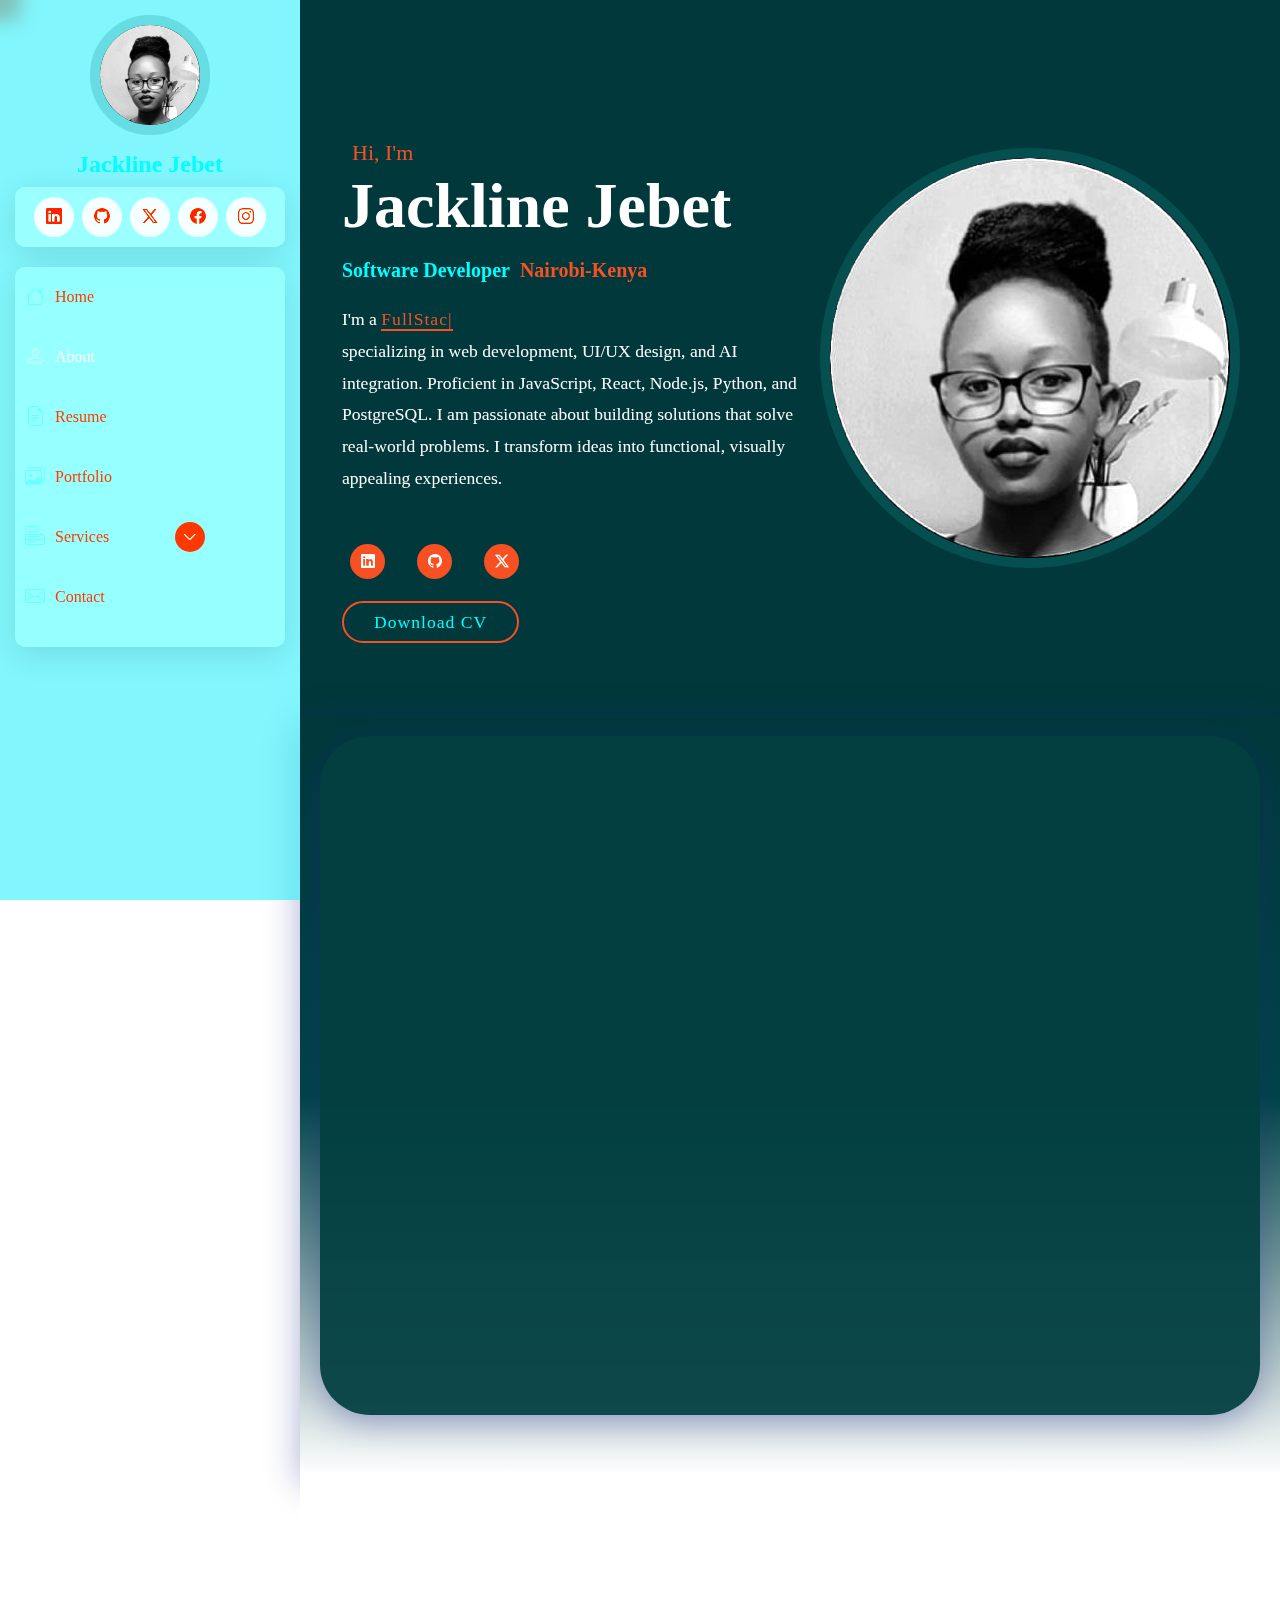
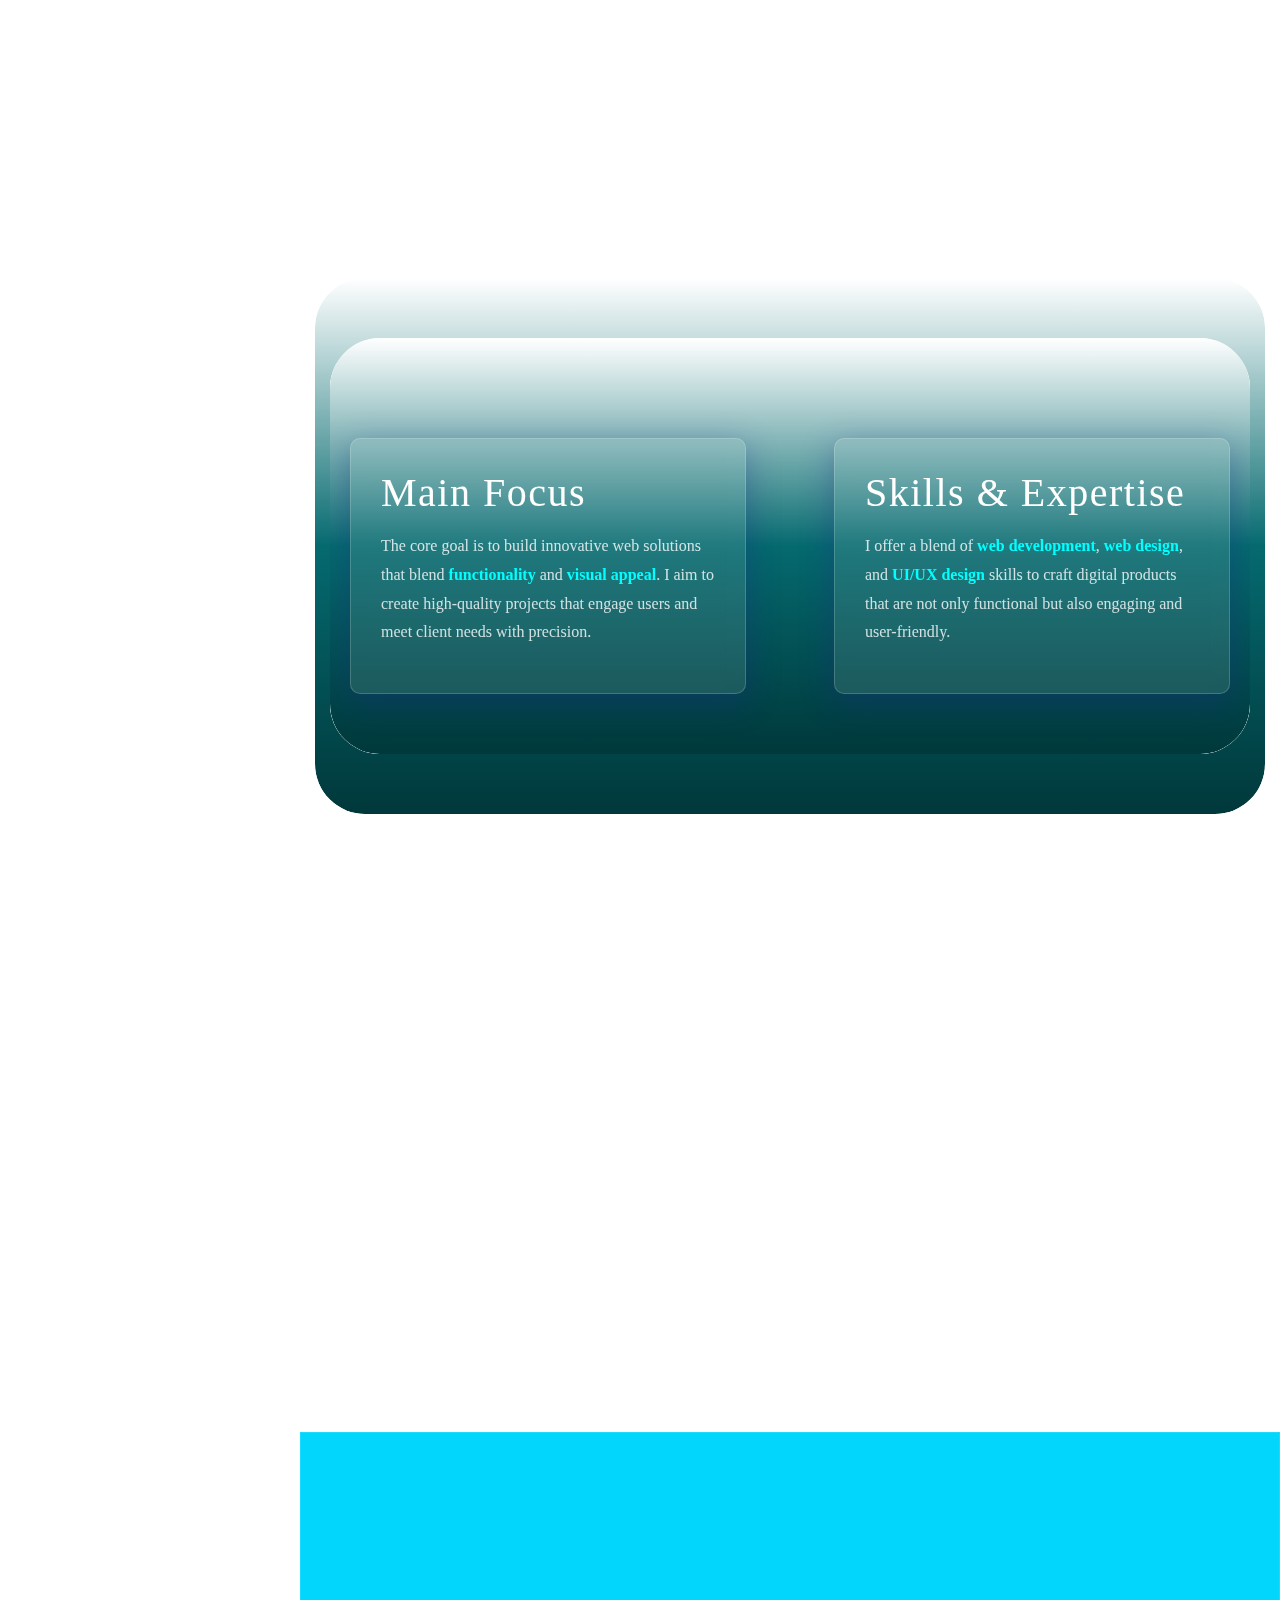
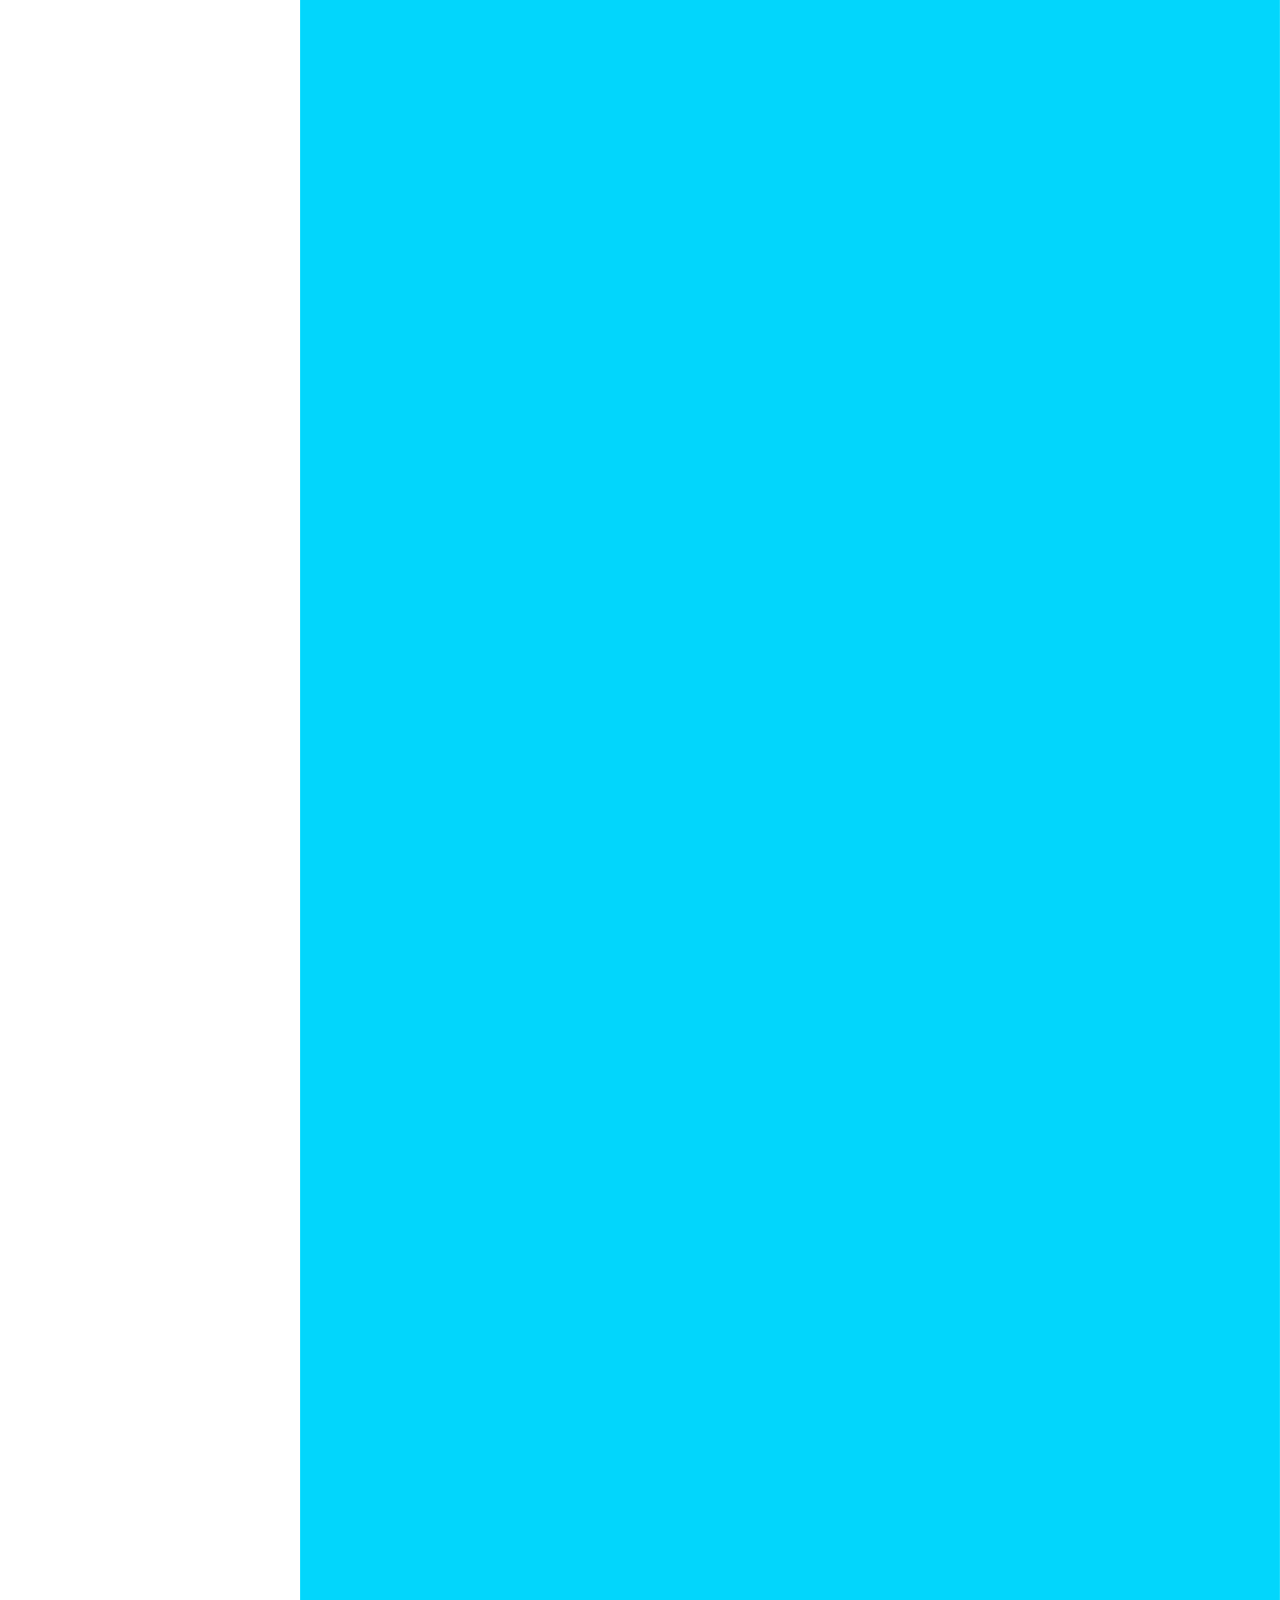
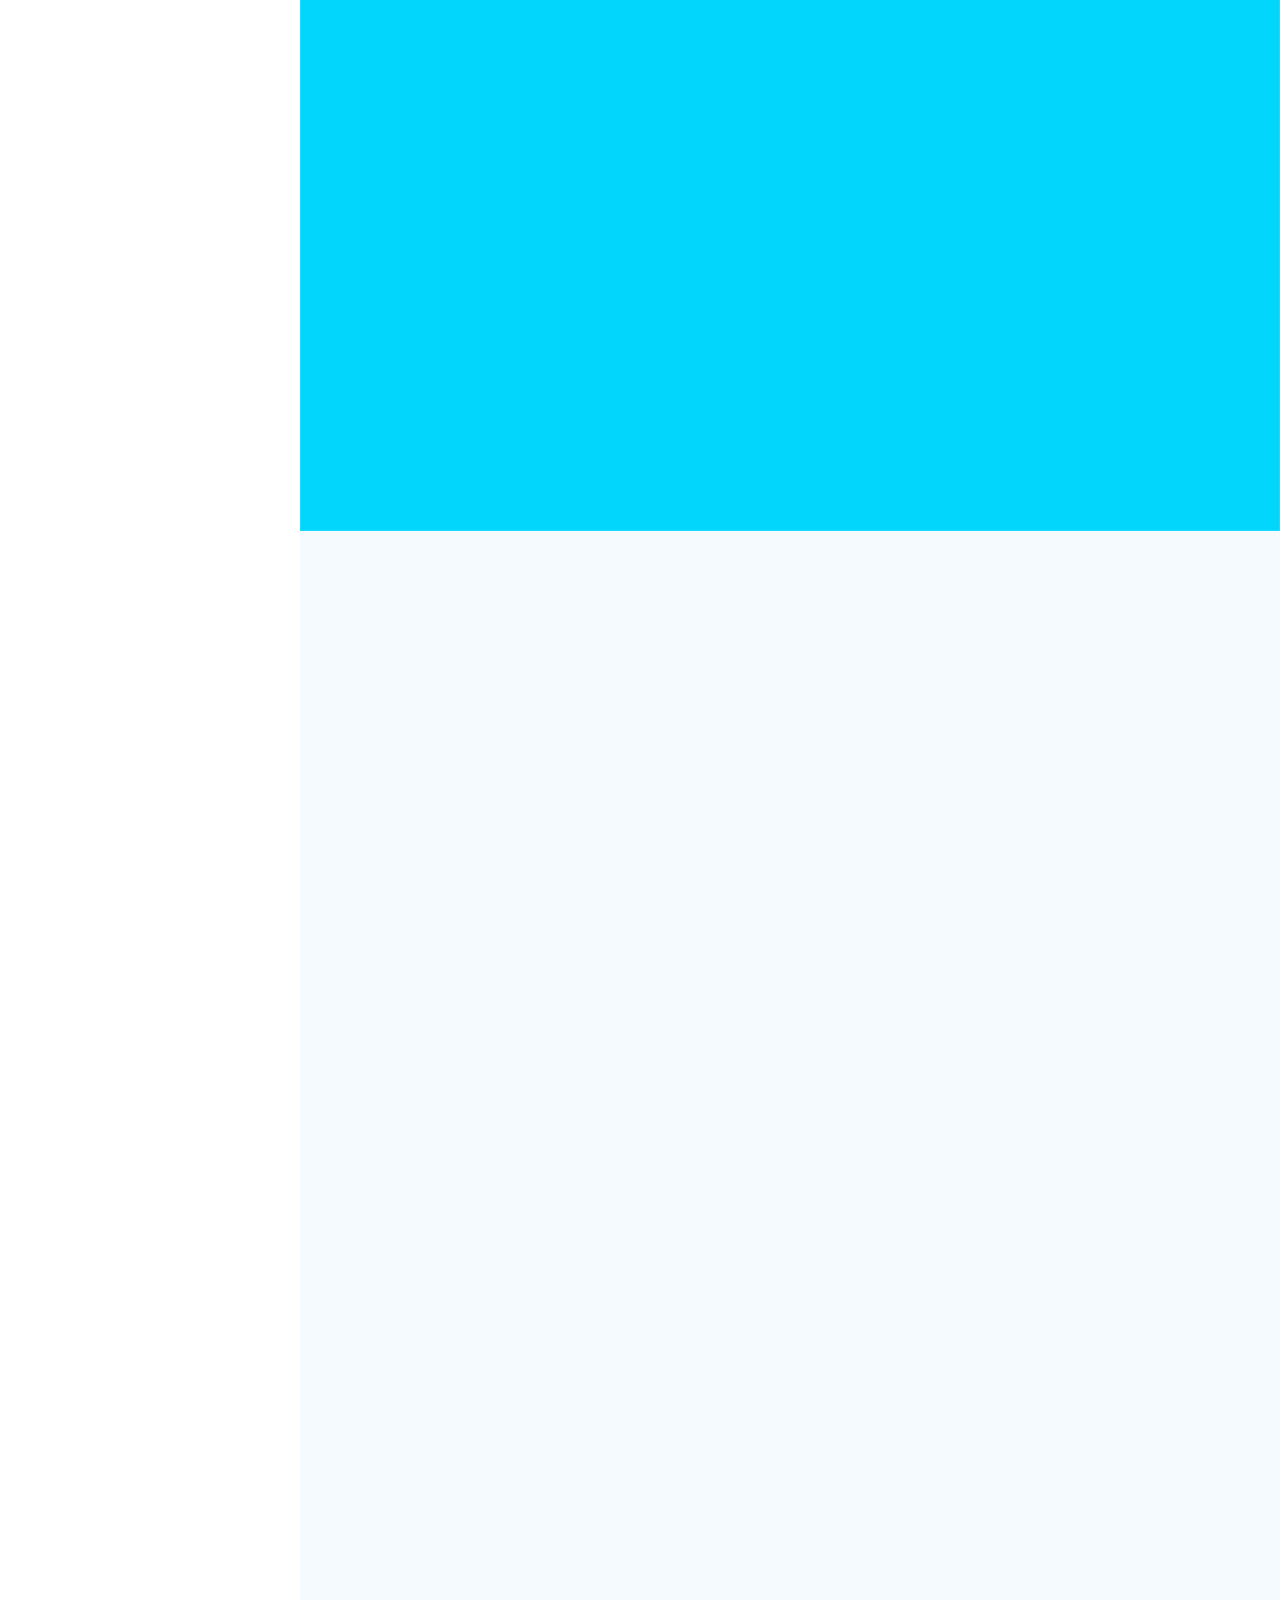
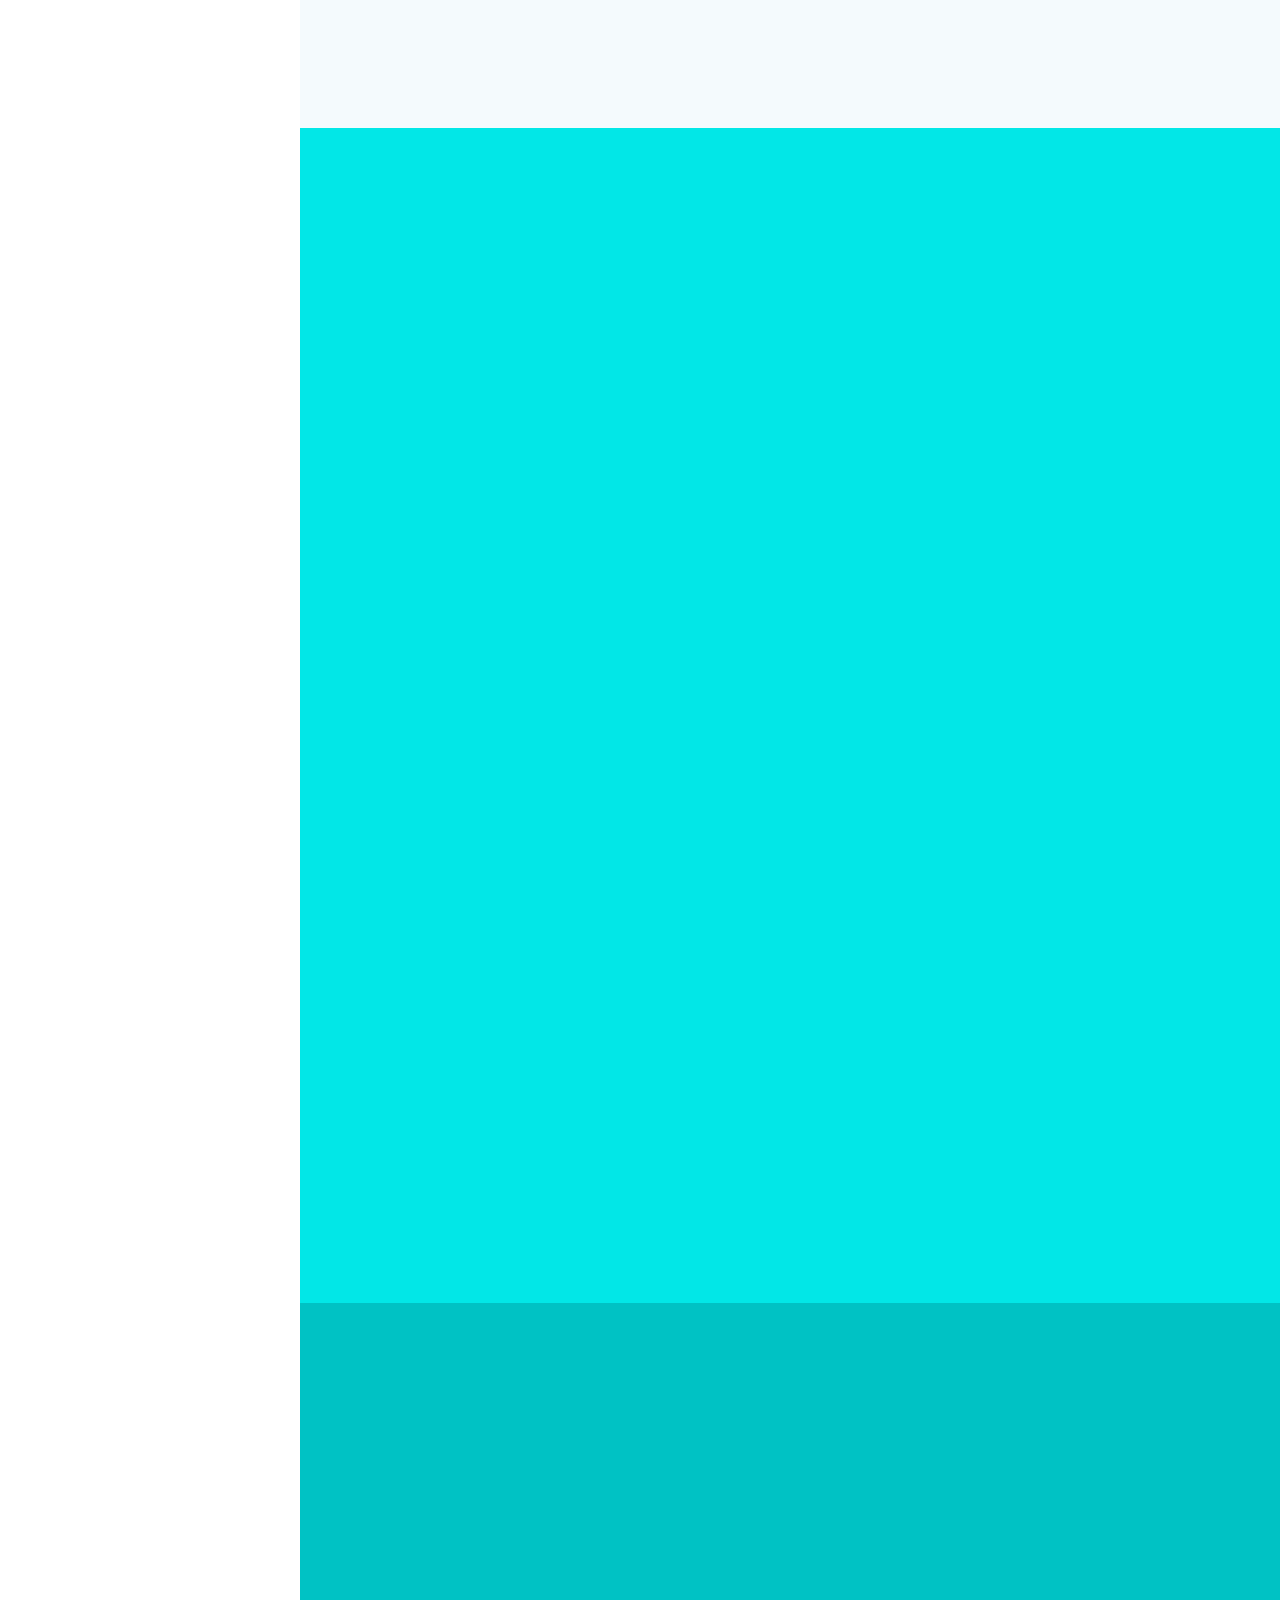
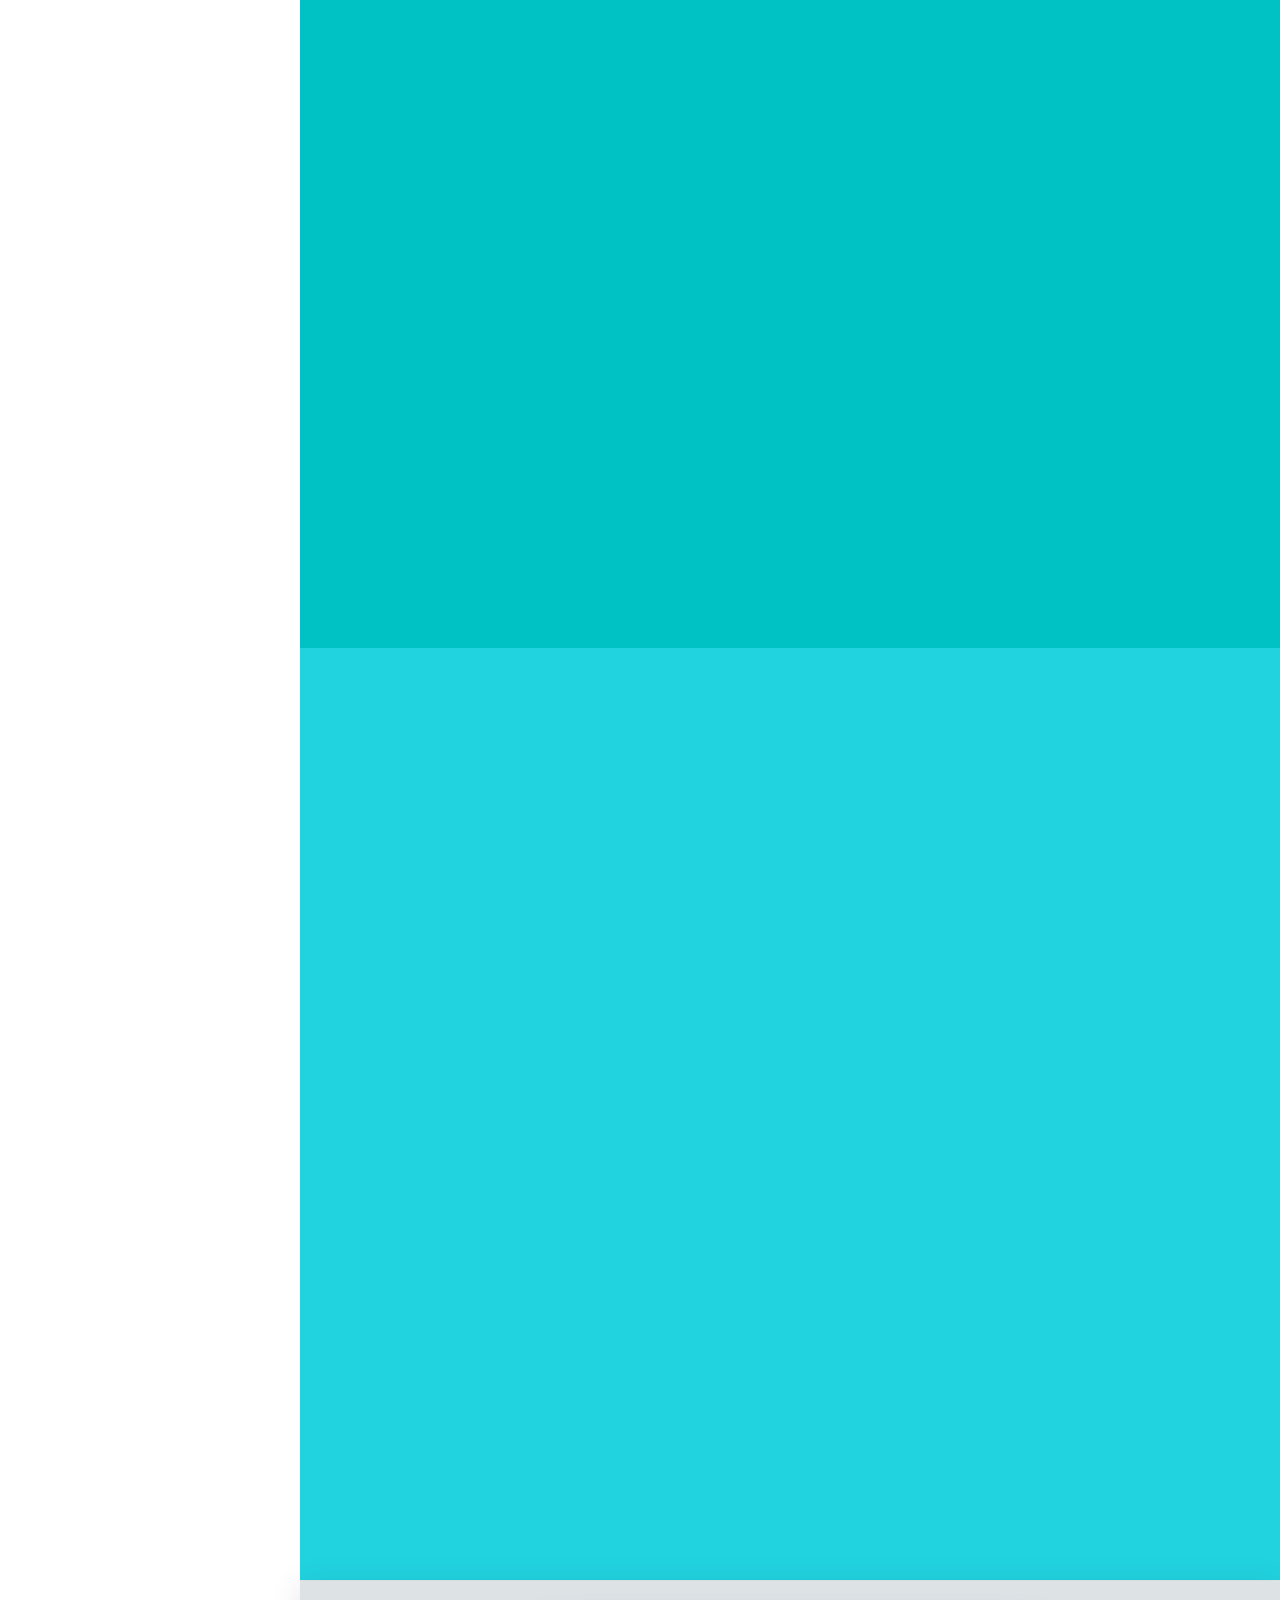
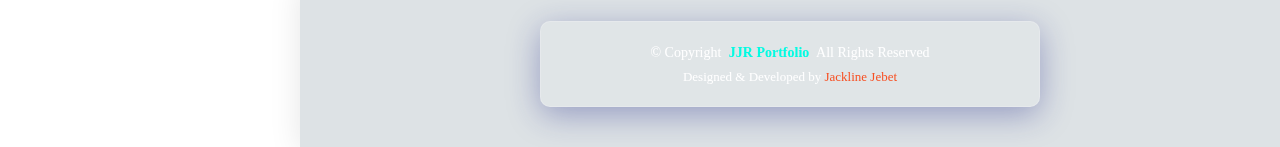
<file: index.html>
<!DOCTYPE html>
<html lang="en">

<head>
  <meta charset="utf-8">
  <meta content="width=device-width, initial-scale=1.0" name="viewport">
  <title>Jackline Jebet | AI-Powered Portfolio</title>
  <meta content="Explore the professional portfolio of Jackline Jebet, a Nairobi-based Software Engineer skilled in web development, UX/UI design, and graphic design." name="description">
  <meta content="Jackline Jebet, Software Engineer, Web Developer, UX/UI Designer, Portfolio, Nairobi, Kenya, Graphic Design, Web Design" name="keywords">

  <!-- Favicons -->
  <link href="assets/img/favicon.png" rel="icon">
  <link href="assets/img/apple-touch-icon.png" rel="apple-touch-icon">

  <!-- Fonts -->
  <link href="https://fonts.googleapis.com" rel="preconnect">
  <link href="https://fonts.gstatic.com" rel="preconnect" crossorigin>
  <link href="https://fonts.googleapis.com/css2?family=Roboto:ital,wght@0,100;0,300;0,400;0,500;0,700;0,900;1,100;1,300;1,400;1,500;1,700;1,900&family=Poppins:ital,wght@0,100;0,200;0,300;0,400;0,500;0,600;0,700;0,800;0,900;1,100;1,200;1,300;1,400;1,500;1,600;1,700;1,800;1,900&family=Raleway:ital,wght@0,100;0,200;0,300;0,400;0,500;0,600;0,700;0,800;0,900;1,100;1,200;1,300;1,400;1,500;1,600;1,700;1,800;1,900&display=swap" rel="stylesheet">

  <!-- Vendor CSS Files -->
  <link href="assets/vendor/bootstrap/css/bootstrap.min.css" rel="stylesheet">
  <link href="assets/vendor/bootstrap-icons/bootstrap-icons.css" rel="stylesheet">
  <link href="assets/vendor/aos/aos.css" rel="stylesheet">
  <link href="assets/vendor/glightbox/css/glightbox.min.css" rel="stylesheet">
  <link href="assets/vendor/swiper/swiper-bundle.min.css" rel="stylesheet">

  <!-- Main CSS File -->
  <link href="assets/css/style.css" rel="stylesheet">
  <link rel="stylesheet" href="https://unpkg.com/aos@next/dist/aos.css" />
  <script src="https://unpkg.com/aos@next/dist/aos.js"></script>

</head>

<body class="index-page">

  <header id="header" class="header dark-background d-flex flex-column">
    
    <div class="header-container">

    <div class="profile-img">
      <img src="assets/img/logo.jpeg" alt="" class="img-fluid rounded-circle">
    </div>

    <a href="index.html" class="logo d-flex align-items-center justify-content-center">
      <h1 class="sitename">Jackline Jebet</h1>
    </a>

    <div class="social-links text-center">
      <a href="https://www.linkedin.com/in/jackline-jebet-806086203/" class="linkedin"><i class="bi bi-linkedin"></i></a>
      <a href="https://github.com/Jackline-Jebet/" class="github"><i class="bi bi-github"></i></a>
      <a href="https://twitter.com/Preytie1coder" class="twitter"><i class="bi bi-twitter-x"></i></a>
      <a href="#" class="facebook"><i class="bi bi-facebook"></i></a>
      <a href="#" class="instagram"><i class="bi bi-instagram"></i></a>      
    </div>

    <nav id="navmenu" class="navmenu">
      <ul>
        <li><a href="#hero" class="active"><i class="bi bi-house navicon"></i>Home</a></li>
        <li><a href="#about"><i class="bi bi-person navicon"></i> About</a></li>
        <li><a href="#resume"><i class="bi bi-file-earmark-text navicon"></i> Resume</a></li>
        <li><a href="#portfolio"><i class="bi bi-images navicon"></i> Portfolio</a></li>
        <!-- <li><a href="#services"><i class="bi bi-hdd-stack navicon"></i> Services</a></li> -->
        <li class="dropdown"><a href="#"><i class="bi bi-menu-button navicon"></i> <span>Services</span> <i class="bi bi-chevron-down toggle-dropdown"></i></a>
          <ul>
            <li><a href="#">Software Development</a></li>
            <li class="dropdown"><a href="#"><span>Web Development</span> <i class="bi bi-chevron-down toggle-dropdown"></i></a>
              <ul>
                <li><a href="#">Custom Website Development</a></li>
                <li><a href="#">E-commerce Development</a></li>
                <li><a href="#">Content Management <br>System(CMS)</a></li>
                <li><a href="#"> Website Maintenance <br>& Support</a></li>
                <li><a href="#">Deep Dropdown 5</a></li>
              </ul>
            </li>

            <li class="dropdown"><a href="#"><span>Web Design(UX\UI)</span> <i class="bi bi-chevron-down toggle-dropdown"></i></a>
              <ul>
                <li><a href="#">Custom Website Development</a></li>
                <li><a href="#">E-commerce Development</a></li>
                <li><a href="#">Content Management <br>System(CMS)</a></li>
                <li><a href="#"> Website Maintenance <br>& Support</a></li>
              </ul>
            </li>

            <li class="dropdown"><a href="#"><span>Graphic/Visual Design</span> <i class="bi bi-chevron-down toggle-dropdown"></i></a>
              <ul>
                <li><a href="#">Custom Websites</a></li>
                <li><a href="#">E-commerce Websites</a></li>
                <li><a href="#">Content Management <br>System(CMS)</a></li>
                <li><a href="#"> Website Maintenance <br>& Support</a></li>
              </ul>
            </li>
           
            <li><a href="#">Cloud Solutions</a></li>
          </ul>
        </li>
        <li><a href="#contact"><i class="bi bi-envelope navicon"></i> Contact</a></li>
      </ul>
    </nav>

  </div>


  </header>
  <div>
    <i class="header-toggle d-xl-none bi bi-list"></i>
  </div>
  <main class="main">
  

    <!-- Hero Section -->
    <section id="hero" class="hero section dark-background">
      <div class="container" data-aos="fade-up" data-aos-delay="100">
        <h3>Hi, I'm</h3>
        <h1>Jackline Jebet</h1>
        <h5>Software Developer<span>Nairobi-Kenya</span></h5>

        <p>I'm a <span class="typed" data-typed-items = "FullStack Engineer"></span><span class="typed-cursor typed-cursor--blink" aria-hidden="true"></span> <span class="typed-cursor typed-cursor--blink" aria-hidden="true" ></span> <br> 
           specializing in web development, UI/UX design, and AI integration.
          Proficient in JavaScript, React, Node.js, Python, and PostgreSQL.
          I am passionate about building solutions that solve real-world problems. I transform ideas into functional, visually appealing experiences.
        </p>
        <div class="custom-cursor"></div>

           <div class="social-links">
            <a href="https://www.linkedin.com/in/jackline-jebet-806086203/" target="_blank" rel="noopener noreferrer" class="linkedin">
              <i class="bi bi-linkedin"></i></a>
            <a href="https://github.com/Jackline-Jebet/" target="_blank" rel="noopener noreferrer" class="github"><i class="bi bi-github"></i></a>
            <a href="https://twitter.com/Preytie1coder" class="twitter"><i class="bi bi-twitter-x"></i></a>
          </div>

          <a href="assets/docs/Jackline_Jebet-CV.pdf" target="_blank" rel="noopener no-referrer" class="top-btn">Download CV</a>
      </div>
     <div>
      <img src="assets/img/logo.jpeg" alt="" data-aos="fade-in" class="img-fluid rounded-circle" style="margin-right: 40px; border: 10px solid #16939340;">
    </div>
      


    </section><!-- /Hero Section -->

    <!-- About Section -->
    
    <div class="about section">
      <section id="about" class="about section dark-background">
      <!-- Section Title -->
      <div class="container section-title" data-aos="fade-up">
        <h2>About</h2>
        <!-- <p>As a skilled software developer with expertise in web development, web design, and graphics design, 
          I bring a comprehensive approach to creating innovative digital solutions.</p> -->
      <!-- </div>End Section Title -->

      <div class="container" data-aos="fade-up" data-aos-delay="100">

        <div class="row gy-4 justify-content-center">
          <div class="col-lg-4 goal">
            <!-- <p>The core goal is to build innovative web solutions that blend functionality and visual appeal. I aim to create high-quality projects that engage users and meet client needs with precision.</p> -->
            <img src="assets/img/logo.jpeg" class="img-fluid rounded-circle" style="margin-right: 40px; border: 10px solid #16939340;">
          </div>
          <div class="col-lg-8 content">
            <h2>Software/Web Developer &amp; UI/UX Designer.</h2>
            <p class="fst-italic py-3">
              This blend of technical and creative skills enables me to deliver cohesive, high-quality digital experiences that are both functional and aesthetically engaging.
            </p>
            <div class="row glass-container">
              <div class="col-lg-6 glass-effect-one">
                <div class="inner-content">
                <ul>
                  <li><i class="bi bi-chevron-right"></i> <strong>Website:</strong> <span><a href="https://jackline-jebet.vercel.app/">jackline-jebet.vercel.app</a></span></li>
                  <li><i class="bi bi-chevron-right"></i> <strong>Phone:</strong> <span>+254 724 139 044</span></li>
                  <li><i class="bi bi-chevron-right"></i> <strong>Email:</strong> <span>jebet.jackline.r@gmail.com</span></li>
                  <li><i class="bi bi-chevron-right"></i> <strong>City:</strong> <span>Nairobi, Kenya</span></li>
                </ul>
              </div>
            </div>
              <div class="col-lg-6 glass-effect-two">
                <ul>
                  <div class="inner-content">
                  <li><i class="bi bi-chevron-right"></i> <strong>Degree:</strong> <span>Masters</span></li>
                  <li><i class="bi bi-chevron-right"></i> <strong>Freelance:</strong> <span>Available</span></li>
                  <li><i class="bi bi-chevron-right"></i> <strong>Full-Time:</strong> <span>Available</span></li>
                </ul>
              </div>
              </div>
            </div>
          
            </p>
          </div>
        </div>

      </div>

    </section>
    </div>
    </div><!-- /About Section -->

     <!-- AI Assistant Section -->
  <!-- <section id="ai-assistant">
    <h2>Ask Me Anything</h2>
    <div id="chat-container">
      <input id="user-input" type="text" placeholder="Type your question here..." />
      <button onclick="sendMessage()">Send</button>
      <div id="chat-response"></div>
    </div>
  </section> -->

    <!-- Stats Section -->
    <section id="stats" class="stats section">

      <div class="container" data-aos="fade-up" data-aos-delay="100">

        <div class="row gy-4">

          <div class="col-lg-3 col-md-6">
            <div class="stats-item">
              <i class="bi bi-emoji-smile"></i>
              <span data-purecounter-start="0" data-purecounter-end="32" data-purecounter-duration="1" class="purecounter"></span>
              <p class="strong"><strong>Happy Clients</strong> <span>Collaborated with numerous clients to deliver outstanding digital solutions.</span></p>
            </div>
          </div><!-- End Stats Item -->

          <div class="col-lg-3 col-md-6">
            <div class="stats-item">
              <i class="bi bi-journal-richtext"></i>
              <span data-purecounter-start="0" data-purecounter-end="91" data-purecounter-duration="1" class="purecounter"></span>
              <p class="strong"><strong>Projects</strong> <span>Successfully executed a variety of projects from web development to UX/UI design.</span></p>
            </div>
          </div><!-- End Stats Item -->

          <div class="col-lg-3 col-md-6">
            <div class="stats-item">
              <i class="bi bi-headset"></i>
              <span data-purecounter-start="0" data-purecounter-end="953" data-purecounter-duration="1" class="purecounter"></span>
              <p class="strong"><strong>Hours Of Support</strong> <span>Provided support & consultation to clients, ensuring the continuous success of their projects.</span></p>
            </div>
          </div><!-- End Stats Item -->

          <div class="col-lg-3 col-md-6">
            <div class="stats-item">
              <i class="bi bi-people"></i>
              <span data-purecounter-start="0" data-purecounter-end="32" data-purecounter-duration="1" class="purecounter"></span>
              <p class="strong"><strong>Hard Workers</strong> <span>Collaborated with skilled professionals committed to excellence and client satisfaction.</span></p>
            </div>
          </div><!-- End Stats Item -->

        </div>

      </div>

    </section><!-- /Stats Section -->



    <!-- About Section -->
<div class="about1 section">
<section id="about1" class="about1 section">
  <div class="container1">

      <div class="about1-content">
          <div class="about1-block">
              <h2>Main Focus</h2>
              <p>The core goal is to build innovative web solutions that blend <span class="highlight">functionality</span> and <span class="highlight">visual appeal</span>. I aim to create high-quality projects that engage users and meet client needs with precision.</p>
          </div>
          <div class="about1-block">
              <h2>Skills & Expertise</h2>
              <p>I offer a blend of <span class="highlight">web development</span>, <span class="highlight">web design</span>, and <span class="highlight">UI/UX design</span> skills to craft digital products that are not only functional but also engaging and user-friendly.</p>
          </div>
      </div>
  </div>
</section>
</div>


    <!-- Skills Section -->
    <section id="skills" class="skills section light-background">

      <!-- Section Title -->
      <div class="container section-title" data-aos="fade-up">
        <h2>My Core Competencies</h2>
      </div><!-- End Section Title -->

      <div class="container" data-aos="fade-up" data-aos-delay="100">

        <div class="row skills-content skills-animation">

          <div class="col-lg-6">

            <div class="progress">
              <span class="skill"><span>HTML</span> <i class="val">100%</i></span>
              <div class="progress-bar-wrap">
                <div class="progress-bar" role="progressbar" aria-valuenow="100" aria-valuemin="0" aria-valuemax="100"></div>
              </div>
            </div><!-- End Skills Item -->

            <div class="progress">
              <span class="skill"><span>CSS | Bootstrap</span> <i class="val">94%</i></span>
              <div class="progress-bar-wrap">
                <div class="progress-bar" role="progressbar" aria-valuenow="90" aria-valuemin="0" aria-valuemax="100"></div>
              </div>
            </div><!-- End Skills Item -->

            <div class="progress">
              <span class="skill"><span>JavaScript</span> <i class="val">70%</i></span>
              <div class="progress-bar-wrap">
                <div class="progress-bar" role="progressbar" aria-valuenow="75" aria-valuemin="0" aria-valuemax="100"></div>
              </div>
            </div><!-- End Skills Item -->

            <div class="progress">
              <span class="skill"><span>React</span> <i class="val">85%</i></span>
              <div class="progress-bar-wrap">
                <div class="progress-bar" role="progressbar" aria-valuenow="75" aria-valuemin="0" aria-valuemax="100"></div>
              </div>
            </div><!-- End Skills Item -->

            <div class="progress">
              <span class="skill"><span>Python | PyHive | Matplotlib</span> <i class="val">69%</i></span>
              <div class="progress-bar-wrap">
                <div class="progress-bar" role="progressbar" aria-valuenow="80" aria-valuemin="0" aria-valuemax="100"></div>
              </div>
            </div><!-- End Skills Item -->

            <div class="progress">
              <span class="skill"><span>MongoDB | PostgreSQL | Postman</span> <i class="val">82%</i></span>
              <div class="progress-bar-wrap">
                <div class="progress-bar" role="progressbar" aria-valuenow="80" aria-valuemin="0" aria-valuemax="100"></div>
              </div>
            </div><!-- End Skills Item -->

          </div>

          <div class="col-lg-6">

            <div class="progress">
              <span class="skill"><span>NodeJs</span> <i class="val">69%</i></span>
              <div class="progress-bar-wrap">
                <div class="progress-bar" role="progressbar" aria-valuenow="80" aria-valuemin="0" aria-valuemax="100"></div>
              </div>
            </div><!-- End Skills Item -->

            <div class="progress">
              <span class="skill"><span>Amazon Web Services(AWS) | Cloud Computing</span> <i class="val">70%</i></span>
              <div class="progress-bar-wrap">
                <div class="progress-bar" role="progressbar" aria-valuenow="80" aria-valuemin="0" aria-valuemax="100"></div>
              </div>
            </div><!-- End Skills Item -->

            <div class="progress">
              <span class="skill"><span>WordPress/CMS | Shopify | Wix</span> <i class="val">90%</i></span>
              <div class="progress-bar-wrap">
                <div class="progress-bar" role="progressbar" aria-valuenow="90" aria-valuemin="0" aria-valuemax="100"></div>
              </div>
            </div><!-- End Skills Item -->

            <div class="progress">
              <span class="skill"><span>Figma | Adobe XD | Illustrator</span> <i class="val">90%</i></span>
              <div class="progress-bar-wrap">
                <div class="progress-bar" role="progressbar" aria-valuenow="55" aria-valuemin="0" aria-valuemax="100"></div>
              </div>
            </div><!-- End Skills Item -->

            <div class="progress">
              <span class="skill"><span>SQL | Apache Hive | Hadoop/HDFs | Apache Spark </span> <i class="val">70%</i></span>
              <div class="progress-bar-wrap">
                <div class="progress-bar" role="progressbar" aria-valuenow="80" aria-valuemin="0" aria-valuemax="100"></div>
              </div>
            </div><!-- End Skills Item -->

          </div>

        </div>

      </div>

    </section><!-- /Skills Section -->
    

    <!-- Resume Section -->
    <section id="resume" class="resume section">

      <div class="container section-title" data-aos="fade-up">
        <h2>Overview of My Resume</h2>
      </div>
      <div class="container">

        <div class="row">

          <div class="col-lg-6" data-aos="fade-up" data-aos-delay="100">
            <!-- <h3 class="resume-title">Sumary</h3> -->

            <!-- <div class="resume-item pb-0">
              <h4>Jackline Jebet</h4>
              <p class="em2">Innovative and deadline-driven Software Engineer with 3+ years of experience in Software/web development, UX/UI and graphic design.</p>
              <ul>
                <li>Nairobi City, Kenya</li>
                <li>+254 724 139 044</li>
                <li>jebet.jackline.r@gmail.com</li>
              </ul>
            </div> -->

            <h3 class="resume-title">Education</h3>

            <div class="resume-item">
              <h4>Master's Degree in Financial Engineering</h4>
              <h5>Feb 2025 - Present</h5>
              <p><em>WorldQuant Uniersity, New Orleans, USA</em></p>
              <ul>
                <li>Analyzing market trends and building predictive models.</li>
                <li>Applying Machine Learning to solve complex financial problems.</li>
                <li>Developing mathematical models for asset pricing and risk assessment</li>
              </ul>
            </div>

            <div class="resume-item">
              <h4>Applied Data Science Lab</h4>
              <h5>Jan 2025 - May 2025</h5>
              <p><em>WorldQuant Uniersity, New Orleans, USA</em></p>
              <ul>
                <li>Working on projects such as housing price prediction and air quality forecasting.</li>
                <li>Engaging in data processing, statistical analysis, and machine learning model development using Python and industry-standard libraries (Pandas, NumPy, Scikit-learn, Matplotlib).</li>
              </ul>
            </div>

            <div class="resume-item">
              <h4>Cloud Computing | Amazon Web Service (AWS)</h4>
              <h5>Jan 2024 - April 2024</h5>
              <p><em>Azubi Africa, Accra-Ghana</em></p>
              <ul>
                <li>Mastered AWS services: CodeDeploy, CloudFormation, Elastic Beanstalk, Lambda.</li>
                <!-- <li>Skilled in IaaS, PaaS, and SaaS models.</li> -->
                <li>Focused on cloud storage solutions: Amazon S3, EBS, and EFS.</li>
              </ul>
            </div>
            

            <div class="resume-item">
              <h4>Software Engineering, Web Development &amp; Computer Science</h4>
              <h5>May 2022 - Nov 2022</h5>
              <p><em>Moringa School, Nairobi-Kenya</em></p>
              <ul>
                <li>Developed strong competencies in software and web development.</li>
                <li>Proficient in JavaScript, ReactJS, NodeJS, Python, Ruby on Rails, HTML5, CSS3, MongoDB.</li>
                <li>Specialized in creating scalable, responsive, and efficient digital solutions.</li>
              </ul>
            </div>
            
            <div class="resume-item">
              <h4>Business Analysis</h4>
              <h5>March 2022 - May 2022</h5>
              <p><em>Hybreed Station Inc., Canada</em></p>
              <ul>
                <li>Gained skills in business analysis, data management, and project management.</li>
                <li>Focused on agile methodologies, scrum practices, and data-driven insights.</li>
                <!-- <li>Enhanced ability to align technical solutions with business objectives.</li> -->
              </ul>
            </div>
            
            <div class="resume-item">
              <h4>BSc. Agribusiness Management &amp; Entrepreneurship</h4>
              <h5>Sep 2016 - Dec 2020</h5>
              <p><em>South Eastern Kenya University, Kitui-Kenya</em></p>
              <ul>
                <li>Focused on financial management, market dynamics, and sustainable business strategies.</li>
                <li>Developed skills in analyzing and improving operational efficiency.</li>
                <!-- <li>Equipped to drive growth in agribusiness enterprises.</li> -->
              </ul>
            </div>
          </div>
            
            <!-- Professional Experience Section -->
            <div class="col-lg-6" data-aos="fade-up" data-aos-delay="200">
              <h3 class="resume-title">Professional Experience</h3>
              <div class="resume-item">
                <h4>Web Developer | UI/UX Designer</h4>
                <h5>2021 - Present</h5>
                <p><em>Freelance</em></p>
                <ul>
                  <li>Developed and deployed full-stack web applications using React, Node.js, and SQL.</li>
                  <li>Collaborated with clients to gather requirements and deliver customized software solutions.</li>
                  <li>Implemented responsive design and UX/UI enhancements to improve user experience.</li>
                  <!-- <li>Monitored and reported on team performance metrics, providing insights for process optimization.</li> -->
                </ul>
              </div>
            
          
            <div class="resume-item">
              <h4>Scrum Master Trainee, Nairobi-Kenya</h4>
              <h5>Dec 2020 - May 2021</h5>
              <p><em>OffersGalore Kenya</em></p>
              <ul>
                <!-- <li>Facilitated daily stand-ups, sprint planning, and retrospective meetings to ensure team alignment and progress.</li> -->
                <li>Collaborated with product owners to prioritize the backlog and define sprint objectives</li>
                <li>Recommended and consulted with clients on the most appropriate graphic design</li>
                <li>Managed sprint reviews and demonstrated completed work to stakeholders for feedback.</li>
              </ul>
            </div>

            <div class="resume-item">
              <h4>Uasin Gishu County Government</h4>
              <h5>Jun 2019 - Sep 2019</h5>
              <p><em>Credit Officer Intern, Nairobi-Kenya</em></p>
              <ul>
                <li>Assessed and evaluated credit applications, ensuring compliance with financial policies and regulations.</li>
                <li>Conducted financial analysis of clients to determine creditworthiness and risk factors.</li>
                <li>Facilitated credit approval processes by preparing detailed credit reports and recommendations.</li>
                <li>Collaborated with cross-functional teams to support loan processing and customer service initiatives.</li>
              </ul>
            </div>


          </div>

        </div>

      </div>

    </section>
    <!-- /Resume Section -->

    <!-- Portfolio Section -->
    <section id="portfolio" class="portfolio section light-background">

      <!-- Section Title -->
      <div class="container section-title" data-aos="fade-up">
        <h2>Portfolio</h2>
        <p>Explore my work, which includes a wide range of projects. From innovative web applications to impactful branding designs, each project is crafted to meet the unique needs of my clients.</p>
      </div><!-- End Section Title -->

      <div class="container">

        <div class="isotope-layout" data-default-filter="*" data-layout="masonry" data-sort="original-order">

          <ul class="portfolio-filters isotope-filters" data-aos="fade-up" data-aos-delay="100">
            <li data-filter="*" class="filter-active">All</li>
            <li data-filter=".filter-web">Web Development</li>
            <li data-filter=".filter-app">App Development</li>
            <li data-filter=".filter-uxui">UI/UX Design</li>
            <li data-filter=".filter-graphic">Graphic Design</li>
            <li data-filter=".filter-web">E-Commerse Websites/CRM</li>
            <!-- <li data-filter=".filter-app">Cloud Solutions</li> -->
          </ul><!-- End Portfolio Filters -->

          <div class="row gy-4 isotope-container" data-aos="fade-up" data-aos-delay="200">

            <div class="col-lg-4 col-md-6 portfolio-item isotope-item filter-web">
              <div class="portfolio-content h-100">
                <img src="assets/img/portfolio/move1.png" class="img-fluid" alt="">
                <div class="portfolio-info">
                  <h4>Web 1</h4>
                  <p>The Moovers App</p>
                  <a href="assets/img/portfolio/app-1.jpg" title="Web 1" data-gallery="portfolio-gallery-app" class="glightbox preview-link"><i class="bi bi-zoom-in"></i></a>
                  <a href="portfolio-details.html" title="More Details" class="details-link"><i class="bi bi-link-45deg"></i></a>
                </div>
              </div>
            </div><!-- End Portfolio Item -->

            <div class="col-lg-4 col-md-6 portfolio-item isotope-item filter-app">
              <div class="portfolio-content h-100">
                <img src="assets/img/portfolio/m1.png" class="img-fluid" alt="">
                <div class="portfolio-info">
                  <h4>App 1</h4>
                  <p>M-Banking App</p>
                  <a href="assets/img/portfolio/WhatsApp Image 2024-09-22 at 8.18.30 AM.jpeg" title="Product 1" data-gallery="portfolio-gallery-product" class="glightbox preview-link"><i class="bi bi-zoom-in"></i></a>
                  <a href="m-banking-app.html" title="More Details" class="details-link"><i class="bi bi-link-45deg"></i></a>
                </div>
              </div>
            </div><!-- End Portfolio Item -->

            <div class="col-lg-4 col-md-6 portfolio-item isotope-item filter-uxui">
              <div class="portfolio-content h-100">
                <img src="assets/img/portfolio/afya11.png" class="img-fluid" alt="">
                <div class="portfolio-info">
                  <h4>UX/UI Design 1</h4>
                  <p>Afyalytics Web Design</p>
                  <a href="assets/img/portfolio/afya11.png" title="Branding 1" data-gallery="portfolio-gallery-branding" class="glightbox preview-link"><i class="bi bi-zoom-in"></i></a>
                  <a href="afyalytics.html" title="More Details" class="details-link"><i class="bi bi-link-45deg"></i></a>
                </div>
              </div>
            </div><!-- End Portfolio Item -->

            <div class="col-lg-4 col-md-6 portfolio-item isotope-item filter-graphic">
              <div class="portfolio-content h-100">
                <img src="assets/img/portfolio/Outer Page.png" class="img-fluid" alt="">
                <div class="portfolio-info">
                  <h4>Brochure Design 1</h4>
                  <p>Medical Brochure</p>
                  <a href="assets/img/portfolio/Inner Page.png" title="Brochure 1" data-gallery="portfolio-gallery-book" class="glightbox preview-link"><i class="bi bi-zoom-in"></i></a>
                  <!-- <a href="#" title="More Details" class="details-link"><i class="bi bi-link-45deg"></i></a> -->
                </div>
              </div>
            </div><!-- End Portfolio Item -->

            
            <div class="col-lg-4 col-md-6 portfolio-item isotope-item filter-web">
              <div class="portfolio-content h-100">
                <img src="assets/img/portfolio/delicay1.png" class="img-fluid" alt="">
                <div class="portfolio-info">
                  <h4>Web 2</h4>
                  <p>The Delicacy Restaurant</p>
                  <a href="assets/img/Screenshot from 2024-08-30 18-35-51.png" title="App 2" data-gallery="portfolio-gallery-app" class="glightbox preview-link"><i class="bi bi-zoom-in"></i></a>
                  <a href="portfolio-details2.html" title="More Details" class="details-link"><i class="bi bi-link-45deg"></i></a>
                </div>
              </div>
            </div><!-- End Portfolio Item -->

            <div class="col-lg-4 col-md-6 portfolio-item isotope-item filter-uxui">
              <div class="portfolio-content h-100">
                <img src="assets/img/portfolio/medicare1.png" class="img-fluid" alt="">
                <div class="portfolio-info">
                  <h4>UX/UI Design 2</h4>
                  <p>Medicare Web Design</p>
                  <a href="assets/img/portfolio/medicare2.png" title="Branding 2" data-gallery="portfolio-gallery-branding" class="glightbox preview-link"><i class="bi bi-zoom-in"></i></a>
                  <a href="medicare.html" title="More Details" class="details-link"><i class="bi bi-link-45deg"></i></a>
                </div>
              </div>
            </div><!-- End Portfolio Item -->

            <div class="col-lg-4 col-md-6 portfolio-item isotope-item filter-graphic">
              <div class="portfolio-content h-100">
                <img src="assets/img/portfolio/b2.png" class="img-fluid" alt="">
                <div class="portfolio-info">
                  <h4>Graphic 2</h4>
                  <p>Social Media Graphic</p>
                  <a href="assets/img/portfolio/b2.png" title="Branding 2" data-gallery="portfolio-gallery-book" class="glightbox preview-link"><i class="bi bi-zoom-in"></i></a>
                  <!-- <a href="#" title="More Details" class="details-link"><i class="bi bi-link-45deg"></i></a> -->
                </div>
              </div>
            </div><!-- End Portfolio Item -->


            <div class="col-lg-4 col-md-6 portfolio-item isotope-item filter-web">
              <div class="portfolio-content h-100">
                <img src="assets/img/portfolio/scorp1.png" class="img-fluid" alt="">
                <div class="portfolio-info">
                  <h4>Web 3</h4>
                  <p>Scorptech Enterprise Ltd</p>
                  <a href="assets/img/portfolio/app-3.jpg" title="App 3" data-gallery="portfolio-gallery-app" class="glightbox preview-link"><i class="bi bi-zoom-in"></i></a>
                  <a href="portfolio-details3.html" title="More Details" class="details-link"><i class="bi bi-link-45deg"></i></a>
                </div>
              </div>
            </div><!-- End Portfolio Item -->

            <!-- <div class="col-lg-4 col-md-6 portfolio-item isotope-item filter-graphic">
              <div class="portfolio-content h-100">
                <img src="assets/img/portfolio/Front.png" class="img-fluid" alt="">
                <div class="portfolio-info">
                  <h4>Brochure Design 2</h4>
                  <p>Spa Brochure</p>
                  <a href="assets/img/portfolio/b2.png" title="Branding 3" data-gallery="portfolio-gallery-book" class="glightbox preview-link"><i class="bi bi-zoom-in"></i></a>
                </div>
              </div>
            </div>End Portfolio Item -->


          </div><!-- End Portfolio Container -->

        </div>

      </div>

    </section><!-- /Portfolio Section -->

    <!-- Services Section -->
    <section id="services" class="services section">

      <!-- Section Title -->
      <div class="container section-title" data-aos="fade-up">
        <h2>What I offer</h2>
        <p class="servy">I provide a diverse range of services tailored to meet the needs of both businesses and individuals. My approach is client-centric, ensuring each solution is not only technically robust but also aligns with your business goals.</p>
      </div><!-- End Section Title -->

      <div class="container">

        <div class="row gy-4 service-container">

          <div class="col-lg-4 col-md-6 service-item d-flex" data-aos="fade-up" data-aos-delay="100">
            <div class="icon flex-shrink-0"><i class="bi bi-briefcase"></i></div>
            <div>
              <h4 class="title"><a href="service-details.html" class="stretched-link">Single Page Applications</a></h4>
              <p class="description">I can deliver scalable and easy-to-maintain products by utilizing cutting-edge front-end technologies. Each solution is created with considerable care and attention to detail, which I oversee to ensure that it looks fantastic on both small mobile displays and huge desktop monitors.</div>
          </div>
          <!-- End Service Item -->

          <div class="col-lg-4 col-md-6 service-item d-flex" data-aos="fade-up" data-aos-delay="200">
            <div class="icon flex-shrink-0"><i class="bi bi-card-checklist"></i></div>
            <div>
              <h4 class="title"><a href="service-details.html" class="stretched-link">Businesses & Individual Websites</a></h4>
              <p class="description">With the advent of the internet, the entire world has become as small compared to before. Distance engagement and information exchange around the globe is now a reality, thus I create fantastic websites for both businesses and individuals that want to be noticed.</p>
            </div>
          </div><!-- End Service Item -->

          <div class="col-lg-4 col-md-6 service-item d-flex" data-aos="fade-up" data-aos-delay="300">
            <div class="icon flex-shrink-0"><i class="bi bi-bar-chart"></i></div>
            <div>
              <h4 class="title"><a href="service-details.html" class="stretched-link">WordPress Site Development</a></h4>
              <p class="description">I also specialize in WordPress site development, crafting custom themes and plugins to build flexible, user-friendly websites. My focus is on delivering sites that are not only visually appealing but also optimized for performance and easy content management.</div>
          </div><!-- End Service Item -->

          <div class="col-lg-4 col-md-6 service-item d-flex" data-aos="fade-up" data-aos-delay="400">
            <div class="icon flex-shrink-0"><i class="bi bi-binoculars"></i></div>
            <div>
              <h4 class="title"><a href="service-details.html" class="stretched-link">UX/UI Design</a></h4>
              <p class="description">I create intuitive, visually appealing interfaces that enhance user experience, ensuring seamless and engaging interactions through user-centered design.</p>
            </div>
          </div><!-- End Service Item -->

          <div class="col-lg-4 col-md-6 service-item d-flex" data-aos="fade-up" data-aos-delay="500">
            <div class="icon flex-shrink-0"><i class="bi bi-brightness-high"></i></div>
            <div>
              <h4 class="title"><a href="service-details.html" class="stretched-link">Graphic Design</a></h4>
              <p class="description">My graphic design work blends creativity with strategic thinking, delivering impactful digital and print designs that effectively convey messages.</p>
            </div>
          </div><!-- End Service Item -->

          <div class="col-lg-4 col-md-6 service-item d-flex" data-aos="fade-up" data-aos-delay="600">
            <div class="icon flex-shrink-0"><i class="bi bi-calendar4-week"></i></div>
            <div>
              <h4 class="title"><a href="service-details.html" class="stretched-link">Project Management</a></h4>
              <p class="description">Skilled in leading cross-functional teams, I manage projects with a focus on clear communication, agile methodologies, and timely delivery.</p>
            </div>
          </div><!-- End Service Item -->

        </div>

      </div>

    </section><!-- /Services Section -->

    <!-- Testimonials Section -->
    <section id="testimonials" class="testimonials section light-background">

      <!-- Section Title -->
      <div class="container section-title" data-aos="fade-up">
        <h2>Testimonials</h2>
        <p class="testy">Here's what some of my clients and collaborators have to say about working with me. Their feedback highlights the quality, dedication, and impact of my work.</p>
      </div><!-- End Section Title -->

      <div class="container" data-aos="fade-up" data-aos-delay="100">

        <div class="swiper init-swiper">
          <script type="application/json" class="swiper-config">
            {
              "loop": true,
              "speed": 600,
              "autoplay": {
                "delay": 5000
              },
              "slidesPerView": 1,
              "pagination": {
                "el": ".swiper-pagination",
                "type": "bullets",
                "clickable": true
              },
              "breakpoints": {
                "320": {
                  "slidesPerView": 1,
                  "spaceBetween": 40
                },
                "1200": {
                  "slidesPerView": 1,
                  "spaceBetween": 40
                }
              }
            }
          </script>
          <div class="swiper-wrapper">

            <div class="swiper-slide">
              <div class="testimonial-item">
                <p>
                  <i class="bi bi-quote quote-icon-left"></i>
                  <span>My leadership at JJR Creatives is a testament to my passion and dedication to the craft. As the founder, I bring a unique blend of creativity, technical prowess, and strategic thinking to every project. My ability to inspire and guide my team while consistently delivering top-notch results makes JJR Creatives a standout in the industry.”</span>
                  <i class="bi bi-quote quote-icon-right"></i>
                </p>
                <img src="assets/img/my-profile.jpeg" class="testimonial-img" alt="">
                <h3>Jackline Jebet</h3>
                <h4>Ceo &amp; Founder, <em>JJR Creatives</em></h4>
              </div>
            </div><!-- End testimonial item -->

            <div class="swiper-slide">
              <div class="testimonial-item">
                <p>
                  <i class="bi bi-quote quote-icon-left"></i>
                  <span>"Working with Jackline was a game-changer for our business. She developed a sleek, responsive website that perfectly captured our brand identity. Her attention to detail and ability to turn complex requirements into a seamless user experience was outstanding. We’ve seen a significant increase in traffic and customer engagement since the launch.Working with Jackline was a game-changer for our business. She developed a sleek, responsive website that perfectly captured our brand identity. Her attention to detail and ability to turn complex requirements into a seamless user experience was outstanding. We’ve seen a significant increase in traffic and customer engagement since the launch."</span>
                  <i class="bi bi-quote quote-icon-right"></i>
                </p>
                <img src="assets/img/testimonials/testimonials-3.jpg" class="testimonial-img" alt="">
                <h3>Emily Wanjiku</h3>
                <h4>Marketing Manager, <em>The Delicacy Restaurant</em></h4>
              </div>
            </div><!-- End testimonial item -->

            <div class="swiper-slide">
              <div class="testimonial-item">
                <p>
                  <i class="bi bi-quote quote-icon-left"></i>
                  <span>“Jackline’s expertise in UX/UI design brought our project to life. She transformed our rough ideas into beautiful, user-friendly interfaces that our customers love. Her collaborative approach, quick turnaround, and creative problem-solving made her an invaluable part of our team.”</span>
                  <i class="bi bi-quote quote-icon-right"></i>
                </p>
                <img src="assets/img/testimonials/testimonials-2.jpg" class="testimonial-img" alt="">
                <h3>Kevin Oduor</h3>
                <h4>Founder/CEO, <em>Afyalytics</em></h4>
              </div>
            </div><!-- End testimonial item -->

            <div class="swiper-slide">
              <div class="testimonial-item">
                <p>
                  <i class="bi bi-quote quote-icon-left"></i>
                  <span>“From concept to deployment, Jackline managed every aspect of our full-stack development project with exceptional skill and professionalism. Her knowledge of both front-end and back-end technologies ensured that our application was robust, secure, and scalable. She truly cares about the success of her clients.”</span>
                  <i class="bi bi-quote quote-icon-right"></i>
                </p>
                <img src="assets/img/testimonials/testimonials-4.jpg" class="testimonial-img" alt="">
                <h3>Gideon Lagat</h3>
                <h4>Founder, <em>Scorptech Enterprise Ltd</em></h4>
              </div>
            </div><!-- End testimonial item -->

            <div class="swiper-slide">
              <div class="testimonial-item">
                <p>
                  <i class="bi bi-quote quote-icon-left"></i>
                  <span>“Jackline is not just a developer but a true creative force. She delivered stunning graphics that set our brand apart from the competition. Her ability to understand our vision and translate it into compelling designs exceeded our expectations. We couldn’t be happier with the results!”</span>
                  <i class="bi bi-quote quote-icon-right"></i>
                </p>
                <img src="assets/img/testimonials/testimonial-5.jpeg" class="testimonial-img" alt="">
                <h3>John Meli</h3>
                <h4>Entrepreneur, <em>Agritech Enterprise</em></h4>
              </div>
            </div><!-- End testimonial item -->

            <div class="swiper-slide">
              <div class="testimonial-item">
                <p>
                  <i class="bi bi-quote quote-icon-left"></i>
                  <span>“Jackline’s consulting services have been invaluable to our project’s success. Her strategic insights and effective project management kept our team focused and on schedule. She combines technical expertise with a deep understanding of business needs, making her an exceptional partner for any project.”</span>
                  <i class="bi bi-quote quote-icon-right"></i>
                </p>
                <img src="assets/img/testimonials/testimonial-6.webp" class="testimonial-img" alt="">
                <h3>James Karanja</h3>
                <h4>Operations Manager, <em>Offers Galore</em></h4>
              </div>
            </div>
            

          </div>
          <div class="swiper-pagination"></div>
        </div>

      </div>

    </section><!-- /Testimonials Section -->

    <!-- Contact Section -->
    <section id="contact" class="contact section">

      <!-- Section Title -->
      <div class="container section-title" data-aos="fade-up">
        <h2>Contact</h2>
        <p>Get in touch with me for collaborations, consultations, or any inquiries. I am available for freelance and full-time opportunities and would love to discuss how I can contribute to your next project.</p>
      </div><!-- End Section Title -->

      <div class="container" data-aos="fade-up" data-aos-delay="100">

        <div class="row gy-4">

          <div class="col-lg-5">

            <div class="info-wrap">
              <div class="info-item d-flex" data-aos="fade-up" data-aos-delay="200">
                <i class="bi bi-geo-alt flex-shrink-0"></i>
                <div>
                  <h3>Address:</h3>
                  <p>Kasarani, Nairobi-Kenya</p>
                </div>
              </div><!-- End Info Item -->

              <div class="info-item d-flex" data-aos="fade-up" data-aos-delay="300">
                <i class="bi bi-telephone flex-shrink-0"></i>
                <div>
                  <h3>Tel:</h3>
                  <p>+254 724 139 044</p>
                </div>
              </div><!-- End Info Item -->

              <div class="info-item d-flex" data-aos="fade-up" data-aos-delay="400">
                <i class="bi bi-envelope flex-shrink-0"></i>
                <div>
                  <h3>Email:</h3>
                  <p>jebet.jackline.r@gmail.com</p>
                </div>
              </div><!-- End Info Item -->

              <iframe src="https://www.google.com/maps/embed?pb=!1m18!1m12!1m3!1d15955.878542145687!2d36.864756!3d-1.217265!2m3!1f0!2f0!3f0!3m2!1i1024!2i768!4f13.1!3m3!1m2!1s0x182f17320c1e3d3b%3A0xf0903fc3d264b40e!2s%2C%20Nairobi!5e0!3m2!1sen!2ske!4v1693348157741!5m2!1sen!2ske" frameborder="0" style="border:0; width: 100%; height: 270px;" allowfullscreen="" loading="lazy" referrerpolicy="no-referrer-when-downgrade"></iframe>

            </div>
          </div>

          <div class="col-lg-7">
            <form action="forms/contact.php" method="post" class="php-email-form" data-aos="fade-up" data-aos-delay="200">
              <div class="row gy-4">

                <div class="col-md-6">
                  <label for="name-field" class="pb-2">Your Name</label>
                  <input type="text" name="name" id="name-field" class="form-control" required="">
                </div>

                <div class="col-md-6">
                  <label for="email-field" class="pb-2">Your Email</label>
                  <input type="email" class="form-control" name="email" id="email-field" required="">
                </div>

                <div class="col-md-12">
                  <label for="subject-field" class="pb-2">Subject</label>
                  <input type="text" class="form-control" name="subject" id="subject-field" required="">
                </div>

                <div class="col-md-12">
                  <label for="message-field" class="pb-2">Message</label>
                  <textarea class="form-control" name="message" rows="10" id="message-field" required=""></textarea>
                </div>

                <div class="col-md-12 text-center">
                  <div class="loading">Loading</div>
                  <div class="error-message"></div>
                  <div class="sent-message">Your message has been sent. Thank you!</div>

                  <button type="submit">Send Message</button>
                </div>

              </div>
            </form>
          </div><!-- End Contact Form -->

        </div>

      </div>

    </section><!-- /Contact Section -->

  </main>

  <footer id="footer" class="footer position-relative light-background">

    <div class="container">
      <div class="copyright text-center ">
        <p>© <span>Copyright</span> <strong class="px-1 sitename">JJR Portfolio</strong> <span>All Rights Reserved</span></p>
      </div>
      <div class="credits">
        Designed & Developed by <a href="">Jackline Jebet</a>
      </div>
    </div>

  </footer>

  <!-- Scroll Top -->
  <a href="#" id="scroll-top" class="scroll-top d-flex align-items-center justify-content-center"><i class="bi bi-arrow-up-short"></i></a>

  <!-- Preloader -->
  <div id="preloader"></div>

  <!-- Vendor JS Files -->
  <script src="assets/vendor/bootstrap/js/bootstrap.bundle.min.js"></script>
  <script src="assets/vendor/php-email-form/validate.js"></script>
  <script src="assets/vendor/aos/aos.js"></script>
  <script src="assets/vendor/typed.js/typed.umd.js"></script>
  <script src="assets/vendor/purecounter/purecounter_vanilla.js"></script>
  <script src="assets/vendor/waypoints/noframework.waypoints.js"></script>
  <script src="assets/vendor/glightbox/js/glightbox.min.js"></script>
  <script src="assets/vendor/imagesloaded/imagesloaded.pkgd.min.js"></script>
  <script src="assets/vendor/isotope-layout/isotope.pkgd.min.js"></script>
  <script src="assets/vendor/swiper/swiper-bundle.min.js"></script>

</main><!-- Main JS File -->
   
  <script src="assets/js/main.js">
     AOS.init({
    duration: 1000,
    once: true
  });
  </script>

</body>

</html>
</file>
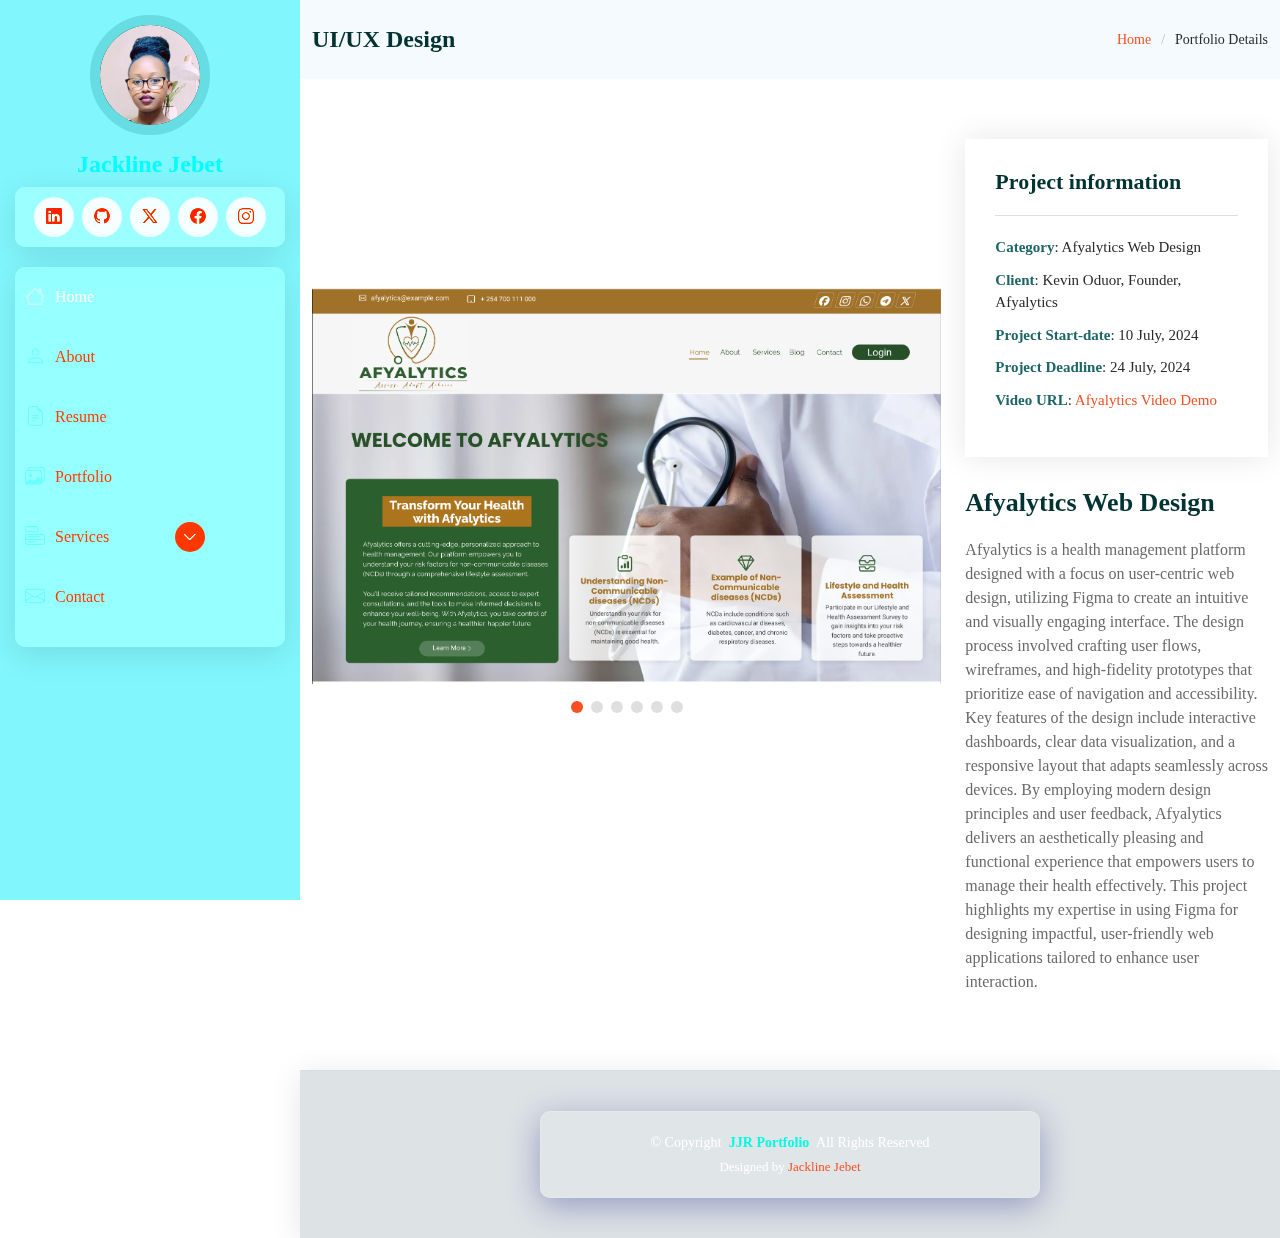
<file: afyalytics.html>
<!DOCTYPE html>
<html lang="en">

<head>
  <meta charset="utf-8">
  <meta content="width=device-width, initial-scale=1.0" name="viewport">
  <title>Web Design Details</title>
  <meta content="" name="description">
  <meta content="" name="keywords">

  <!-- Favicons -->
  <link href="assets/img/favicon.png" rel="icon">
  <link href="assets/img/apple-touch-icon.png" rel="apple-touch-icon">

  <!-- Fonts -->
  <link href="https://fonts.googleapis.com" rel="preconnect">
  <link href="https://fonts.gstatic.com" rel="preconnect" crossorigin>
  <link href="https://fonts.googleapis.com/css2?family=Roboto:ital,wght@0,100;0,300;0,400;0,500;0,700;0,900;1,100;1,300;1,400;1,500;1,700;1,900&family=Poppins:ital,wght@0,100;0,200;0,300;0,400;0,500;0,600;0,700;0,800;0,900;1,100;1,200;1,300;1,400;1,500;1,600;1,700;1,800;1,900&family=Raleway:ital,wght@0,100;0,200;0,300;0,400;0,500;0,600;0,700;0,800;0,900;1,100;1,200;1,300;1,400;1,500;1,600;1,700;1,800;1,900&display=swap" rel="stylesheet">

  <!-- Vendor CSS Files -->
  <link href="assets/vendor/bootstrap/css/bootstrap.min.css" rel="stylesheet">
  <link href="assets/vendor/bootstrap-icons/bootstrap-icons.css" rel="stylesheet">
  <link href="assets/vendor/aos/aos.css" rel="stylesheet">
  <link href="assets/vendor/glightbox/css/glightbox.min.css" rel="stylesheet">
  <link href="assets/vendor/swiper/swiper-bundle.min.css" rel="stylesheet">

  <!-- Main CSS File -->
  <link href="assets/css/style.css" rel="stylesheet">

</head>

<body class="portfolio-details-page">

  <header id="header" class="header dark-background d-flex flex-column">
    <i class="header-toggle d-xl-none bi bi-list"></i>

    <div class="profile-img">
      <img src="assets/img/my-profile.jpeg" alt="" class="img-fluid rounded-circle">
    </div>

    <a href="index.html" class="logo d-flex align-items-center justify-content-center">
      <!-- Uncomment to use an image logo -->
      <!-- <img src="assets/img/logo.png" alt=""> -->
      <h1 class="sitename">Jackline Jebet</h1>
    </a>

    <div class="social-links text-center">
      <a href="https://www.linkedin.com/in/jackline-jebet-806086203/" class="linkedin"><i class="bi bi-linkedin"></i></a>
      <a href="https://github.com/Jackline-Jebet/" class="github"><i class="bi bi-github"></i></a>
      <a href="https://twitter.com/Preytie1coder" class="twitter"><i class="bi bi-twitter-x"></i></a>
      <a href="#" class="facebook"><i class="bi bi-facebook"></i></a>
      <a href="#" class="instagram"><i class="bi bi-instagram"></i></a>      
    </div>

    <nav id="navmenu" class="navmenu">
      <ul>
        <li><a href="index.html" class="active"><i class="bi bi-house navicon"></i>Home</a></li>
        <li><a href="index.html"><i class="bi bi-person navicon"></i> About</a></li>
        <li><a href="index.html"><i class="bi bi-file-earmark-text navicon"></i> Resume</a></li>
        <li><a href="index.html"><i class="bi bi-images navicon"></i> Portfolio</a></li>
        <!-- <li><a href="#services"><i class="bi bi-hdd-stack navicon"></i> Services</a></li> -->
        <li class="dropdown"><a href="index.html"><i class="bi bi-menu-button navicon"></i> <span>Services</span> <i class="bi bi-chevron-down toggle-dropdown"></i></a>
          <ul>
            <li><a href="#">Software Development</a></li>
            <li class="dropdown"><a href="#"><span>Web Development</span> <i class="bi bi-chevron-down toggle-dropdown"></i></a>
              <ul>
                <li><a href="#">Custom Website Development</a></li>
                <li><a href="#">E-commerce Development</a></li>
                <li><a href="#">Content Management <br>System(CMS)</a></li>
                <li><a href="#"> Website Maintenance <br>& Support</a></li>
                <li><a href="#">Deep Dropdown 5</a></li>
              </ul>
            </li>

            <li class="dropdown"><a href="#"><span>Web Design(UX\UI)</span> <i class="bi bi-chevron-down toggle-dropdown"></i></a>
              <ul>
                <li><a href="#">Custom Website Development</a></li>
                <li><a href="#">E-commerce Development</a></li>
                <li><a href="#">Content Management <br>System(CMS)</a></li>
                <li><a href="#"> Website Maintenance <br>& Support</a></li>
              </ul>
            </li>

            <li class="dropdown"><a href="#"><span>Graphic/Visual Design</span> <i class="bi bi-chevron-down toggle-dropdown"></i></a>
              <ul>
                <li><a href="#">Custom Websites</a></li>
                <li><a href="#">E-commerce Websites</a></li>
                <li><a href="#">Content Management <br>System(CMS)</a></li>
                <li><a href="#"> Website Maintenance <br>& Support</a></li>
              </ul>
            </li>
           
            <li><a href="#">Cloud Solutions</a></li>
          </ul>
        </li>
        <li><a href="#contact"><i class="bi bi-envelope navicon"></i> Contact</a></li>
      </ul>
    </nav>
  </header>

  <main class="main">

    <!-- Page Title -->
    <div class="page-title light-background">
      <div class="container d-lg-flex justify-content-between align-items-center">
        <h1 class="mb-2 mb-lg-0">UI/UX Design</h1>
        <nav class="breadcrumbs">
          <ol>
            <li><a href="index.html">Home</a></li>
            <li class="current">Portfolio Details</li>
          </ol>
        </nav>
      </div>
    </div><!-- End Page Title -->

    <!-- Portfolio Details Section -->
    <section id="portfolio-details" class="portfolio-details section">

      <div class="container" data-aos="fade-up" data-aos-delay="100">

        <div class="row gy-4">

          <div class="col-lg-8">
            <div class="portfolio-details-slider swiper init-swiper">

              <script type="application/json" class="swiper-config">
                {
                  "loop": true,
                  "speed": 600,
                  "autoplay": {
                    "delay": 5000
                  },
                  "slidesPerView": "auto",
                  "pagination": {
                    "el": ".swiper-pagination",
                    "type": "bullets",
                    "clickable": true
                  }
                }
              </script>

              <div class="swiper-wrapper align-items-center">

                <div class="swiper-slide">
                  <img src="assets/img/portfolio/afya11.png" alt="">
                </div>

                <div class="swiper-slide">
                  <img src="assets/img/portfolio/afya22.png" alt="">
                </div>

                <div class="swiper-slide">
                  <img src="assets/img/portfolio/afya4.png" alt="">
                </div>

                <div class="swiper-slide">
                  <img src="assets/img/portfolio/afya6.png" alt="">
                </div>

                <div class="swiper-slide">
                  <img src="assets/img/portfolio/afya222.png" alt="">
                </div>

                <div class="swiper-slide">
                  <img src="assets/img/portfolio/afya3.png" alt="">
                </div>

              </div>
              <div class="swiper-pagination">
                
              </div>
              <!-- <hr>
              <div class="swiper-slide1">
                <h3> Video Demo</h3>
                <video controls width="100%">

                    <source src="assets/videos/afyalytics-video.webm" type="video/mp4">

                </video>
            </div> -->
            </div>
          </div>

          <!-- <div class="swiper-slide1">
            <h3> Video Demo</h3>
            <video controls width="100%">

                <source src="assets/videos/afyalytics-video.webm" type="video/mp4">

            </video>
        </div> -->

          <div class="col-lg-4">
            <div class="portfolio-info" data-aos="fade-up" data-aos-delay="200">
              <h3>Project information</h3>
              <ul>
                <li><strong>Category</strong>: Afyalytics Web Design</li>
                <li><strong>Client</strong>: Kevin Oduor, Founder, Afyalytics</li>
                <li><strong>Project Start-date</strong>: 10 July, 2024</li>
                <li><strong>Project Deadline</strong>: 24 July, 2024</li>
                <!-- <li><strong>Project URL</strong>: <a href="https://www.figma.com/proto/SiereTIYOc6XwMFIwrSZNm/Afyalytics-Web-Design?node-id=492-1970&t=2PWTjtEJ6SKmTQDb-0&scaling=min-zoom&content-scaling=fixed&page-id=0%3A1&starting-point-node-id=536%3A4346" target="_blank" >Afyalytics Web Design</a></li> -->
                <li><strong>Video URL</strong>: 
                  <a href="assets/videos/Afyalytics -video.webm" target="_blank">Afyalytics Video Demo</a>
                </li>
              </ul>
            </div>
            <div class="portfolio-description" data-aos="fade-up" data-aos-delay="300">
              <h2>Afyalytics Web Design</h2>
              <p>
                Afyalytics is a health management platform designed with a focus on user-centric web design, utilizing Figma to create an intuitive and visually engaging interface. The design process involved crafting user flows, wireframes, and high-fidelity prototypes that prioritize ease of navigation and accessibility. Key features of the design include interactive dashboards, clear data visualization, and a responsive layout that adapts seamlessly across devices. By employing modern design principles and user feedback, Afyalytics delivers an aesthetically pleasing and functional experience that empowers users to manage their health effectively. This project highlights my expertise in using Figma for designing impactful, user-friendly web applications tailored to enhance user interaction.
              </p>
              
              
            </div>
          </div>

        </div>

      </div>

      <!-- <div class="swiper-slide1">
        <h1 class="mb-2 mb-lg-0"> Video Demo</h1>
        <video controls width="100%">

            <source src="assets/videos/Afyalytics -video.webm" type="video/mp4">

        </video>
    </div> -->

    </section><!-- /Portfolio Details Section -->

  </main>

  <footer id="footer" class="footer position-relative light-background">

    <div class="container">
      <div class="copyright text-center ">
        <p>© <span>Copyright</span> <strong class="px-1 sitename">JJR Portfolio</strong> <span>All Rights Reserved</span></p>
      </div>
      <div class="credits">

        Designed by <a href="#">Jackline Jebet</a>
      </div>
    </div>

  </footer>

  <!-- Scroll Top -->
  <a href="#" id="scroll-top" class="scroll-top d-flex align-items-center justify-content-center"><i class="bi bi-arrow-up-short"></i></a>

  <!-- Preloader -->
  <div id="preloader"></div>

  <!-- Vendor JS Files -->
  <script src="assets/vendor/bootstrap/js/bootstrap.bundle.min.js"></script>
  <script src="assets/vendor/php-email-form/validate.js"></script>
  <script src="assets/vendor/aos/aos.js"></script>
  <script src="assets/vendor/typed.js/typed.umd.js"></script>
  <script src="assets/vendor/purecounter/purecounter_vanilla.js"></script>
  <script src="assets/vendor/waypoints/noframework.waypoints.js"></script>
  <script src="assets/vendor/glightbox/js/glightbox.min.js"></script>
  <script src="assets/vendor/imagesloaded/imagesloaded.pkgd.min.js"></script>
  <script src="assets/vendor/isotope-layout/isotope.pkgd.min.js"></script>
  <script src="assets/vendor/swiper/swiper-bundle.min.js"></script>

  <!-- Main JS File -->
  <script src="assets/js/main.js"></script>

</body>

</html>
</file>
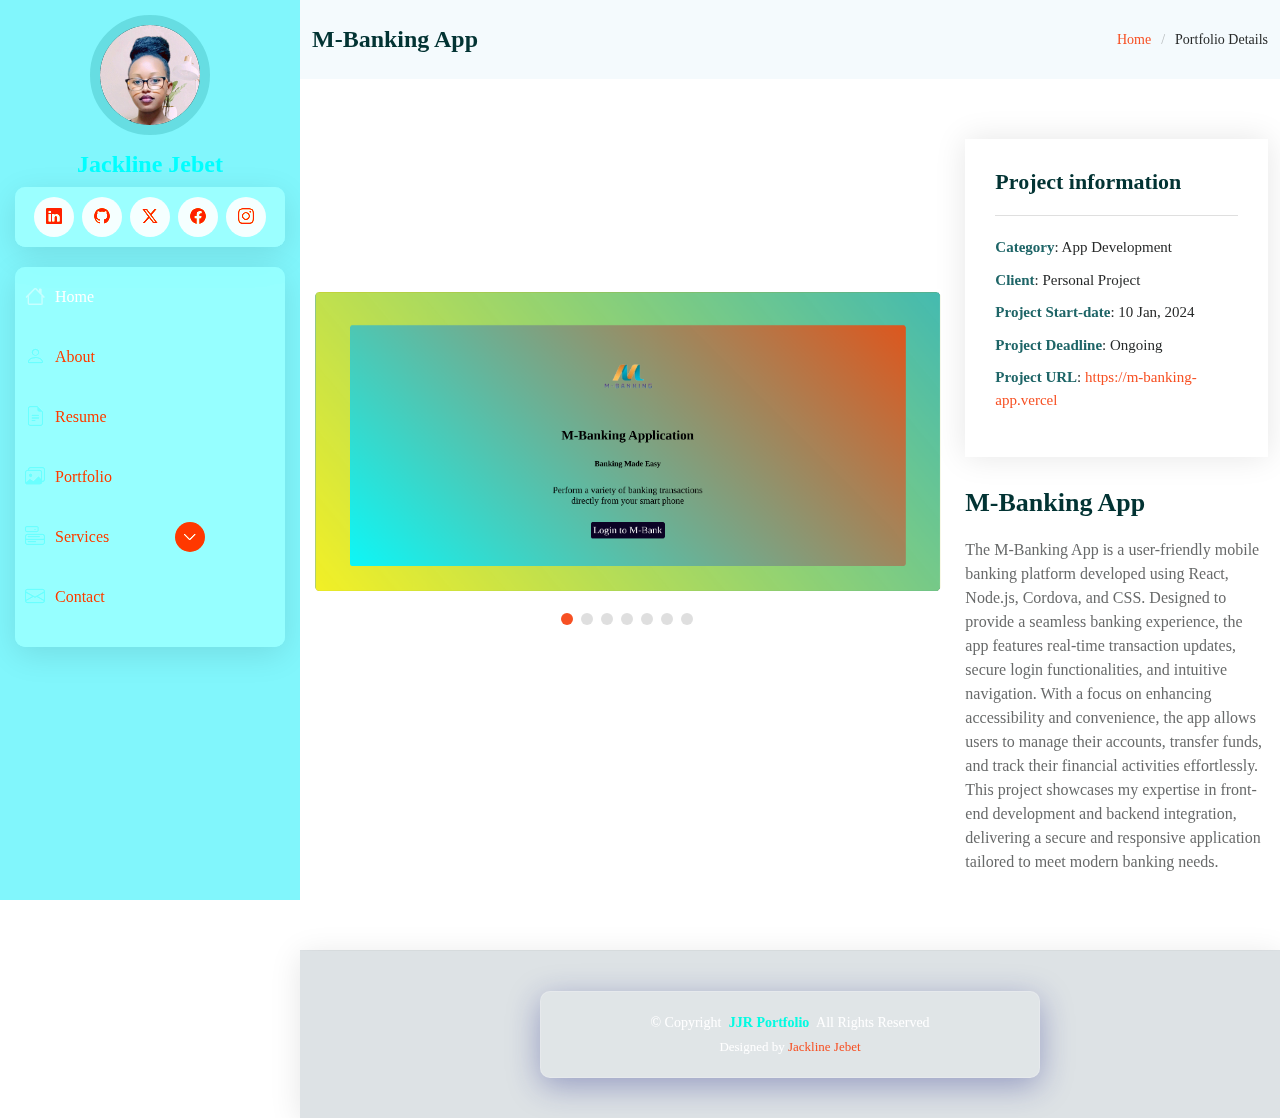
<file: m-banking-app.html>
<!DOCTYPE html>
<html lang="en">

<head>
  <meta charset="utf-8">
  <meta content="width=device-width, initial-scale=1.0" name="viewport">
  <title>M-Banking App Details</title>
  <meta content="" name="description">
  <meta content="" name="keywords">

  <!-- Favicons -->
  <link href="assets/img/favicon.png" rel="icon">
  <link href="assets/img/apple-touch-icon.png" rel="apple-touch-icon">

  <!-- Fonts -->
  <link href="https://fonts.googleapis.com" rel="preconnect">
  <link href="https://fonts.gstatic.com" rel="preconnect" crossorigin>
  <link href="https://fonts.googleapis.com/css2?family=Roboto:ital,wght@0,100;0,300;0,400;0,500;0,700;0,900;1,100;1,300;1,400;1,500;1,700;1,900&family=Poppins:ital,wght@0,100;0,200;0,300;0,400;0,500;0,600;0,700;0,800;0,900;1,100;1,200;1,300;1,400;1,500;1,600;1,700;1,800;1,900&family=Raleway:ital,wght@0,100;0,200;0,300;0,400;0,500;0,600;0,700;0,800;0,900;1,100;1,200;1,300;1,400;1,500;1,600;1,700;1,800;1,900&display=swap" rel="stylesheet">

  <!-- Vendor CSS Files -->
  <link href="assets/vendor/bootstrap/css/bootstrap.min.css" rel="stylesheet">
  <link href="assets/vendor/bootstrap-icons/bootstrap-icons.css" rel="stylesheet">
  <link href="assets/vendor/aos/aos.css" rel="stylesheet">
  <link href="assets/vendor/glightbox/css/glightbox.min.css" rel="stylesheet">
  <link href="assets/vendor/swiper/swiper-bundle.min.css" rel="stylesheet">

  <!-- Main CSS File -->
  <link href="assets/css/style.css" rel="stylesheet">

</head>

<body class="portfolio-details-page">

  <header id="header" class="header dark-background d-flex flex-column">
    <i class="header-toggle d-xl-none bi bi-list"></i>

    <div class="profile-img">
      <img src="assets/img/my-profile.jpeg" alt="" class="img-fluid rounded-circle">
    </div>

    <a href="index.html" class="logo d-flex align-items-center justify-content-center">
      <!-- Uncomment to use an image logo -->
      <!-- <img src="assets/img/logo.png" alt=""> -->
      <h1 class="sitename">Jackline Jebet</h1>
    </a>

    <div class="social-links text-center">
      <a href="https://www.linkedin.com/in/jackline-jebet-806086203/" class="linkedin"><i class="bi bi-linkedin"></i></a>
      <a href="https://github.com/Jackline-Jebet/" class="github"><i class="bi bi-github"></i></a>
      <a href="https://twitter.com/Preytie1coder" class="twitter"><i class="bi bi-twitter-x"></i></a>
      <a href="#" class="facebook"><i class="bi bi-facebook"></i></a>
      <a href="#" class="instagram"><i class="bi bi-instagram"></i></a>      
    </div>

    <nav id="navmenu" class="navmenu">
      <ul>
        <li><a href="index.html" class="active"><i class="bi bi-house navicon"></i>Home</a></li>
        <li><a href="index.html"><i class="bi bi-person navicon"></i> About</a></li>
        <li><a href="index.html"><i class="bi bi-file-earmark-text navicon"></i> Resume</a></li>
        <li><a href="index.html"><i class="bi bi-images navicon"></i> Portfolio</a></li>
        <!-- <li><a href="#services"><i class="bi bi-hdd-stack navicon"></i> Services</a></li> -->
        <li class="dropdown"><a href="index.html"><i class="bi bi-menu-button navicon"></i> <span>Services</span> <i class="bi bi-chevron-down toggle-dropdown"></i></a>
          <ul>
            <li><a href="#">Software Development</a></li>
            <li class="dropdown"><a href="#"><span>Web Development</span> <i class="bi bi-chevron-down toggle-dropdown"></i></a>
              <ul>
                <li><a href="#">Custom Website Development</a></li>
                <li><a href="#">E-commerce Development</a></li>
                <li><a href="#">Content Management <br>System(CMS)</a></li>
                <li><a href="#"> Website Maintenance <br>& Support</a></li>
                <li><a href="#">Deep Dropdown 5</a></li>
              </ul>
            </li>

            <li class="dropdown"><a href="#"><span>Web Design(UX\UI)</span> <i class="bi bi-chevron-down toggle-dropdown"></i></a>
              <ul>
                <li><a href="#">Custom Website Development</a></li>
                <li><a href="#">E-commerce Development</a></li>
                <li><a href="#">Content Management <br>System(CMS)</a></li>
                <li><a href="#"> Website Maintenance <br>& Support</a></li>
              </ul>
            </li>

            <li class="dropdown"><a href="#"><span>Graphic/Visual Design</span> <i class="bi bi-chevron-down toggle-dropdown"></i></a>
              <ul>
                <li><a href="#">Custom Websites</a></li>
                <li><a href="#">E-commerce Websites</a></li>
                <li><a href="#">Content Management <br>System(CMS)</a></li>
                <li><a href="#"> Website Maintenance <br>& Support</a></li>
              </ul>
            </li>
           
            <li><a href="#">Cloud Solutions</a></li>
          </ul>
        </li>
        <li><a href="#contact"><i class="bi bi-envelope navicon"></i> Contact</a></li>
      </ul>
    </nav>

  </header>

  <main class="main">

    <!-- Page Title -->
    <div class="page-title light-background">
      <div class="container d-lg-flex justify-content-between align-items-center">
        <h1 class="mb-2 mb-lg-0">M-Banking App</h1>
        <nav class="breadcrumbs">
          <ol>
            <li><a href="index.html">Home</a></li>
            <li class="current">Portfolio Details</li>
          </ol>
        </nav>
      </div>
    </div><!-- End Page Title -->

    <!-- Portfolio Details Section -->
    <section id="portfolio-details" class="portfolio-details section">

      <div class="container" data-aos="fade-up" data-aos-delay="100">

        <div class="row gy-4">

          <div class="col-lg-8">
            <div class="portfolio-details-slider swiper init-swiper">

              <script type="application/json" class="swiper-config">
                {
                  "loop": true,
                  "speed": 600,
                  "autoplay": {
                    "delay": 5000
                  },
                  "slidesPerView": "auto",
                  "pagination": {
                    "el": ".swiper-pagination",
                    "type": "bullets",
                    "clickable": true
                  }
                }
              </script>

              <div class="swiper-wrapper align-items-center">

                <div class="swiper-slide">
                  <img src="assets/img/portfolio/m1.png" alt="">
                </div>

                <div class="swiper-slide">
                  <img src="assets/img/portfolio/m2.png" alt="">
                </div>

                <div class="swiper-slide">
                  <img src="assets/img/portfolio/m3.png" alt="">
                </div>

                <div class="swiper-slide">
                  <img src="assets/img/portfolio/m4.png" alt="">
                </div>

                <div class="swiper-slide">
                  <img src="assets/img/portfolio/m55.png" alt="">
                </div>

                <div class="swiper-slide">
                  <img src="assets/img/portfolio/m6.png" alt="">
                </div>

                <div class="swiper-slide">
                  <img src="assets/img/portfolio/m7.png" alt="">
                </div>

              </div>
              <div class="swiper-pagination"></div>
            </div>
          </div>

          <div class="col-lg-4">
            <div class="portfolio-info" data-aos="fade-up" data-aos-delay="200">
              <h3>Project information</h3>
              <ul>
                <li><strong>Category</strong>: App Development</li>
                <li><strong>Client</strong>: Personal Project</li>
                <li><strong>Project Start-date</strong>: 10 Jan, 2024</li>
                <li><strong>Project Deadline</strong>: Ongoing</li>
                <li><strong>Project URL</strong>: <a href="https://github.com/Jackline-Jebet/M-banking-App" >https://m-banking-app.vercel</a></li>
              </ul>
            </div>
            <div class="portfolio-description" data-aos="fade-up" data-aos-delay="300">
              <h2>M-Banking App</h2>
              <p>
                The M-Banking App is a user-friendly mobile banking platform developed using React, Node.js, Cordova, and CSS. Designed to provide a seamless banking experience, the app features real-time transaction updates, secure login functionalities, and intuitive navigation. With a focus on enhancing accessibility and convenience, the app allows users to manage their accounts, transfer funds, and track their financial activities effortlessly. This project showcases my expertise in front-end development and backend integration, delivering a secure and responsive application tailored to meet modern banking needs.
              </p>
              
            </div>
          </div>

        </div>

      </div>

    </section><!-- /Portfolio Details Section -->

  </main>

  <footer id="footer" class="footer position-relative light-background">

    <div class="container">
      <div class="copyright text-center ">
        <p>© <span>Copyright</span> <strong class="px-1 sitename">JJR Portfolio</strong> <span>All Rights Reserved</span></p>
      </div>
      <div class="credits">

        Designed by <a href="#">Jackline Jebet</a>
      </div>
    </div>

  </footer>

  <!-- Scroll Top -->
  <a href="#" id="scroll-top" class="scroll-top d-flex align-items-center justify-content-center"><i class="bi bi-arrow-up-short"></i></a>

  <!-- Preloader -->
  <div id="preloader"></div>

  <!-- Vendor JS Files -->
  <script src="assets/vendor/bootstrap/js/bootstrap.bundle.min.js"></script>
  <script src="assets/vendor/php-email-form/validate.js"></script>
  <script src="assets/vendor/aos/aos.js"></script>
  <script src="assets/vendor/typed.js/typed.umd.js"></script>
  <script src="assets/vendor/purecounter/purecounter_vanilla.js"></script>
  <script src="assets/vendor/waypoints/noframework.waypoints.js"></script>
  <script src="assets/vendor/glightbox/js/glightbox.min.js"></script>
  <script src="assets/vendor/imagesloaded/imagesloaded.pkgd.min.js"></script>
  <script src="assets/vendor/isotope-layout/isotope.pkgd.min.js"></script>
  <script src="assets/vendor/swiper/swiper-bundle.min.js"></script>

  <!-- Main JS File -->
  <script src="assets/js/main.js"></script>

</body>

</html>
</file>
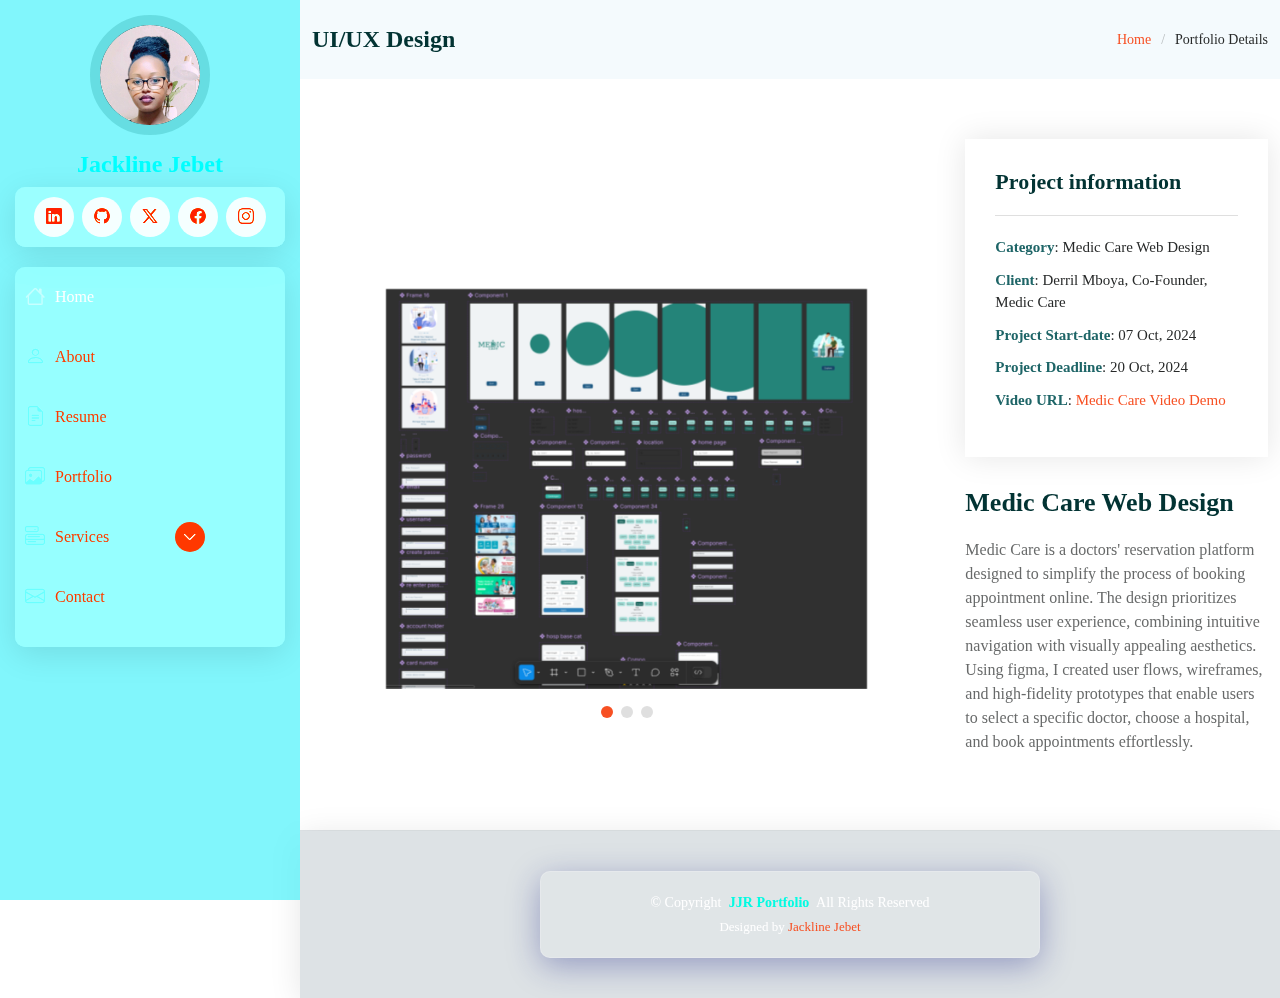
<file: medicare.html>
<!DOCTYPE html>
<html lang="en">

<head>
  <meta charset="utf-8">
  <meta content="width=device-width, initial-scale=1.0" name="viewport">
  <title>Web Design Details</title>
  <meta content="" name="description">
  <meta content="" name="keywords">

  <!-- Favicons -->
  <link href="assets/img/favicon.png" rel="icon">
  <link href="assets/img/apple-touch-icon.png" rel="apple-touch-icon">

  <!-- Fonts -->
  <link href="https://fonts.googleapis.com" rel="preconnect">
  <link href="https://fonts.gstatic.com" rel="preconnect" crossorigin>
  <link href="https://fonts.googleapis.com/css2?family=Roboto:ital,wght@0,100;0,300;0,400;0,500;0,700;0,900;1,100;1,300;1,400;1,500;1,700;1,900&family=Poppins:ital,wght@0,100;0,200;0,300;0,400;0,500;0,600;0,700;0,800;0,900;1,100;1,200;1,300;1,400;1,500;1,600;1,700;1,800;1,900&family=Raleway:ital,wght@0,100;0,200;0,300;0,400;0,500;0,600;0,700;0,800;0,900;1,100;1,200;1,300;1,400;1,500;1,600;1,700;1,800;1,900&display=swap" rel="stylesheet">

  <!-- Vendor CSS Files -->
  <link href="assets/vendor/bootstrap/css/bootstrap.min.css" rel="stylesheet">
  <link href="assets/vendor/bootstrap-icons/bootstrap-icons.css" rel="stylesheet">
  <link href="assets/vendor/aos/aos.css" rel="stylesheet">
  <link href="assets/vendor/glightbox/css/glightbox.min.css" rel="stylesheet">
  <link href="assets/vendor/swiper/swiper-bundle.min.css" rel="stylesheet">

  <!-- Main CSS File -->
  <link href="assets/css/style.css" rel="stylesheet">

</head>

<body class="portfolio-details-page">

  <header id="header" class="header dark-background d-flex flex-column">
    <i class="header-toggle d-xl-none bi bi-list"></i>

    <div class="profile-img">
      <img src="assets/img/my-profile.jpeg" alt="" class="img-fluid rounded-circle">
    </div>

    <a href="index.html" class="logo d-flex align-items-center justify-content-center">
      <!-- Uncomment to use an image logo -->
      <!-- <img src="assets/img/logo.png" alt=""> -->
      <h1 class="sitename">Jackline Jebet</h1>
    </a>

    <div class="social-links text-center">
      <a href="https://www.linkedin.com/in/jackline-jebet-806086203/" class="linkedin"><i class="bi bi-linkedin"></i></a>
      <a href="https://github.com/Jackline-Jebet/" class="github"><i class="bi bi-github"></i></a>
      <a href="https://twitter.com/Preytie1coder" class="twitter"><i class="bi bi-twitter-x"></i></a>
      <a href="#" class="facebook"><i class="bi bi-facebook"></i></a>
      <a href="#" class="instagram"><i class="bi bi-instagram"></i></a>      
    </div>

    <nav id="navmenu" class="navmenu">
      <ul>
        <li><a href="index.html" class="active"><i class="bi bi-house navicon"></i>Home</a></li>
        <li><a href="index.html"><i class="bi bi-person navicon"></i> About</a></li>
        <li><a href="index.html"><i class="bi bi-file-earmark-text navicon"></i> Resume</a></li>
        <li><a href="index.html"><i class="bi bi-images navicon"></i> Portfolio</a></li>
        <!-- <li><a href="#services"><i class="bi bi-hdd-stack navicon"></i> Services</a></li> -->
        <li class="dropdown"><a href="index.html"><i class="bi bi-menu-button navicon"></i> <span>Services</span> <i class="bi bi-chevron-down toggle-dropdown"></i></a>
          <ul>
            <li><a href="#">Software Development</a></li>
            <li class="dropdown"><a href="#"><span>Web Development</span> <i class="bi bi-chevron-down toggle-dropdown"></i></a>
              <ul>
                <li><a href="#">Custom Website Development</a></li>
                <li><a href="#">E-commerce Development</a></li>
                <li><a href="#">Content Management <br>System(CMS)</a></li>
                <li><a href="#"> Website Maintenance <br>& Support</a></li>
                <li><a href="#">Deep Dropdown 5</a></li>
              </ul>
            </li>

            <li class="dropdown"><a href="#"><span>Web Design(UX\UI)</span> <i class="bi bi-chevron-down toggle-dropdown"></i></a>
              <ul>
                <li><a href="#">Custom Website Development</a></li>
                <li><a href="#">E-commerce Development</a></li>
                <li><a href="#">Content Management <br>System(CMS)</a></li>
                <li><a href="#"> Website Maintenance <br>& Support</a></li>
              </ul>
            </li>

            <li class="dropdown"><a href="#"><span>Graphic/Visual Design</span> <i class="bi bi-chevron-down toggle-dropdown"></i></a>
              <ul>
                <li><a href="#">Custom Websites</a></li>
                <li><a href="#">E-commerce Websites</a></li>
                <li><a href="#">Content Management <br>System(CMS)</a></li>
                <li><a href="#"> Website Maintenance <br>& Support</a></li>
              </ul>
            </li>
           
            <li><a href="#">Cloud Solutions</a></li>
          </ul>
        </li>
        <li><a href="#contact"><i class="bi bi-envelope navicon"></i> Contact</a></li>
      </ul>
    </nav>
  </header>

  <main class="main">

    <!-- Page Title -->
    <div class="page-title light-background">
      <div class="container d-lg-flex justify-content-between align-items-center">
        <h1 class="mb-2 mb-lg-0">UI/UX Design</h1>
        <nav class="breadcrumbs">
          <ol>
            <li><a href="index.html">Home</a></li>
            <li class="current">Portfolio Details</li>
          </ol>
        </nav>
      </div>
    </div><!-- End Page Title -->

    <!-- Portfolio Details Section -->
    <section id="portfolio-details" class="portfolio-details section">

      <div class="container" data-aos="fade-up" data-aos-delay="100">

        <div class="row gy-4">

          <div class="col-lg-8">
            <div class="portfolio-details-slider swiper init-swiper">

              <script type="application/json" class="swiper-config">
                {
                  "loop": true,
                  "speed": 600,
                  "autoplay": {
                    "delay": 5000
                  },
                  "slidesPerView": "auto",
                  "pagination": {
                    "el": ".swiper-pagination",
                    "type": "bullets",
                    "clickable": true
                  }
                }
              </script>

              <div class="swiper-wrapper align-items-center">

                <div class="swiper-slide">
                  <img src="assets/img/portfolio/medicare1.png" alt="">
                </div>

                <div class="swiper-slide">
                  <img src="assets/img/portfolio/medicare3.png" alt="">
                </div>

                <div class="swiper-slide">
                  <img src="assets/img/portfolio/medicare2.png" alt="">
                </div>

                <!-- <div class="swiper-slide">
                  <img src="assets/img/portfolio/afya6.png" alt="">
                </div>

                <div class="swiper-slide">
                  <img src="assets/img/portfolio/afya222.png" alt="">
                </div>

                <div class="swiper-slide">
                  <img src="assets/img/portfolio/afya3.png" alt="">
                </div> -->

              </div>
              <div class="swiper-pagination">
                
              </div>
              <!-- <hr>
              <div class="swiper-slide1">
                <h3> Video Demo</h3>
                <video controls width="100%">

                    <source src="assets/videos/afyalytics-video.webm" type="video/mp4">

                </video>
            </div> -->
            </div>
          </div>

          <!-- <div class="swiper-slide1">
            <h3> Video Demo</h3>
            <video controls width="100%">

                <source src="assets/videos/afyalytics-video.webm" type="video/mp4">

            </video>
        </div> -->

          <div class="col-lg-4">
            <div class="portfolio-info" data-aos="fade-up" data-aos-delay="200">
              <h3>Project information</h3>
              <ul>
                <li><strong>Category</strong>: Medic Care Web Design</li>
                <li><strong>Client</strong>: Derril Mboya, Co-Founder, Medic Care</li>
                <li><strong>Project Start-date</strong>: 07 Oct, 2024</li>
                <li><strong>Project Deadline</strong>: 20 Oct, 2024</li>
                <!-- <li><strong>Project URL</strong>: <a href="https://www.figma.com/proto/NzTfmRKbRMdHYwHCoQ4qHa/doctor-reservation-application-(Community)?node-id=2-628&node-type=canvas&t=mWIO4da2NfJ0w8AA-0&scaling=scale-down&content-scaling=fixed&page-id=0%3A1&starting-point-node-id=2%3A628" target="_blank" >Medic Care Web Design</a></li> -->
                <li><strong>Video URL</strong>: 
                  <a href="assets/videos/Medicare.webm" target="_blank">Medic Care Video Demo</a>
                </li>
              </ul>
            </div>
            <div class="portfolio-description" data-aos="fade-up" data-aos-delay="300">
              <h2>Medic Care Web Design</h2>
              <p>
                Medic Care is a doctors' reservation platform designed to simplify the process of booking appointment online. The design prioritizes seamless user experience, combining intuitive navigation with visually appealing aesthetics. Using figma, I created user flows, wireframes, and high-fidelity prototypes that enable users to select a specific doctor, choose a hospital, and book appointments effortlessly.
                <!-- <br>Key design features include:

                Search and Filter Options: Allow users to find doctors by specialty, location, or availability.
                Responsive Layout: Ensures optimal functionality across mobile, tablet, and desktop devices.
                Appointment Management Dashboard: Provides users with clear booking details, reminders, and options to reschedule.
                User-Centric Navigation: Easy access to doctor profiles, hospital details, and real-time availability.
                By incorporating modern design principles and user feedback, Medicare delivers a functional and visually engaging platform that empowers users to manage their healthcare needs efficiently. This project showcases my expertise in using Figma for creating impactful, user-focused web applications tailored to meet real-world needs. -->
              </p>
              
              
            </div>
          </div>

        </div>

      </div>

      <!-- <div class="swiper-slide1">
        <h1 class="mb-2 mb-lg-0"> Video Demo</h1>
        <video controls width="100%">

            <source src="assets/videos/Medicare.webm" type="video/mp4">

        </video>
    </div> -->

    </section><!-- /Portfolio Details Section -->

  </main>

  <footer id="footer" class="footer position-relative light-background">

    <div class="container">
      <div class="copyright text-center ">
        <p>© <span>Copyright</span> <strong class="px-1 sitename">JJR Portfolio</strong> <span>All Rights Reserved</span></p>
      </div>
      <div class="credits">

        Designed by <a href="#">Jackline Jebet</a>
      </div>
    </div>

  </footer>

  <!-- Scroll Top -->
  <a href="#" id="scroll-top" class="scroll-top d-flex align-items-center justify-content-center"><i class="bi bi-arrow-up-short"></i></a>

  <!-- Preloader -->
  <div id="preloader"></div>

  <!-- Vendor JS Files -->
  <script src="assets/vendor/bootstrap/js/bootstrap.bundle.min.js"></script>
  <script src="assets/vendor/php-email-form/validate.js"></script>
  <script src="assets/vendor/aos/aos.js"></script>
  <script src="assets/vendor/typed.js/typed.umd.js"></script>
  <script src="assets/vendor/purecounter/purecounter_vanilla.js"></script>
  <script src="assets/vendor/waypoints/noframework.waypoints.js"></script>
  <script src="assets/vendor/glightbox/js/glightbox.min.js"></script>
  <script src="assets/vendor/imagesloaded/imagesloaded.pkgd.min.js"></script>
  <script src="assets/vendor/isotope-layout/isotope.pkgd.min.js"></script>
  <script src="assets/vendor/swiper/swiper-bundle.min.js"></script>

  <!-- Main JS File -->
  <script src="assets/js/main.js"></script>

</body>

</html>
</file>
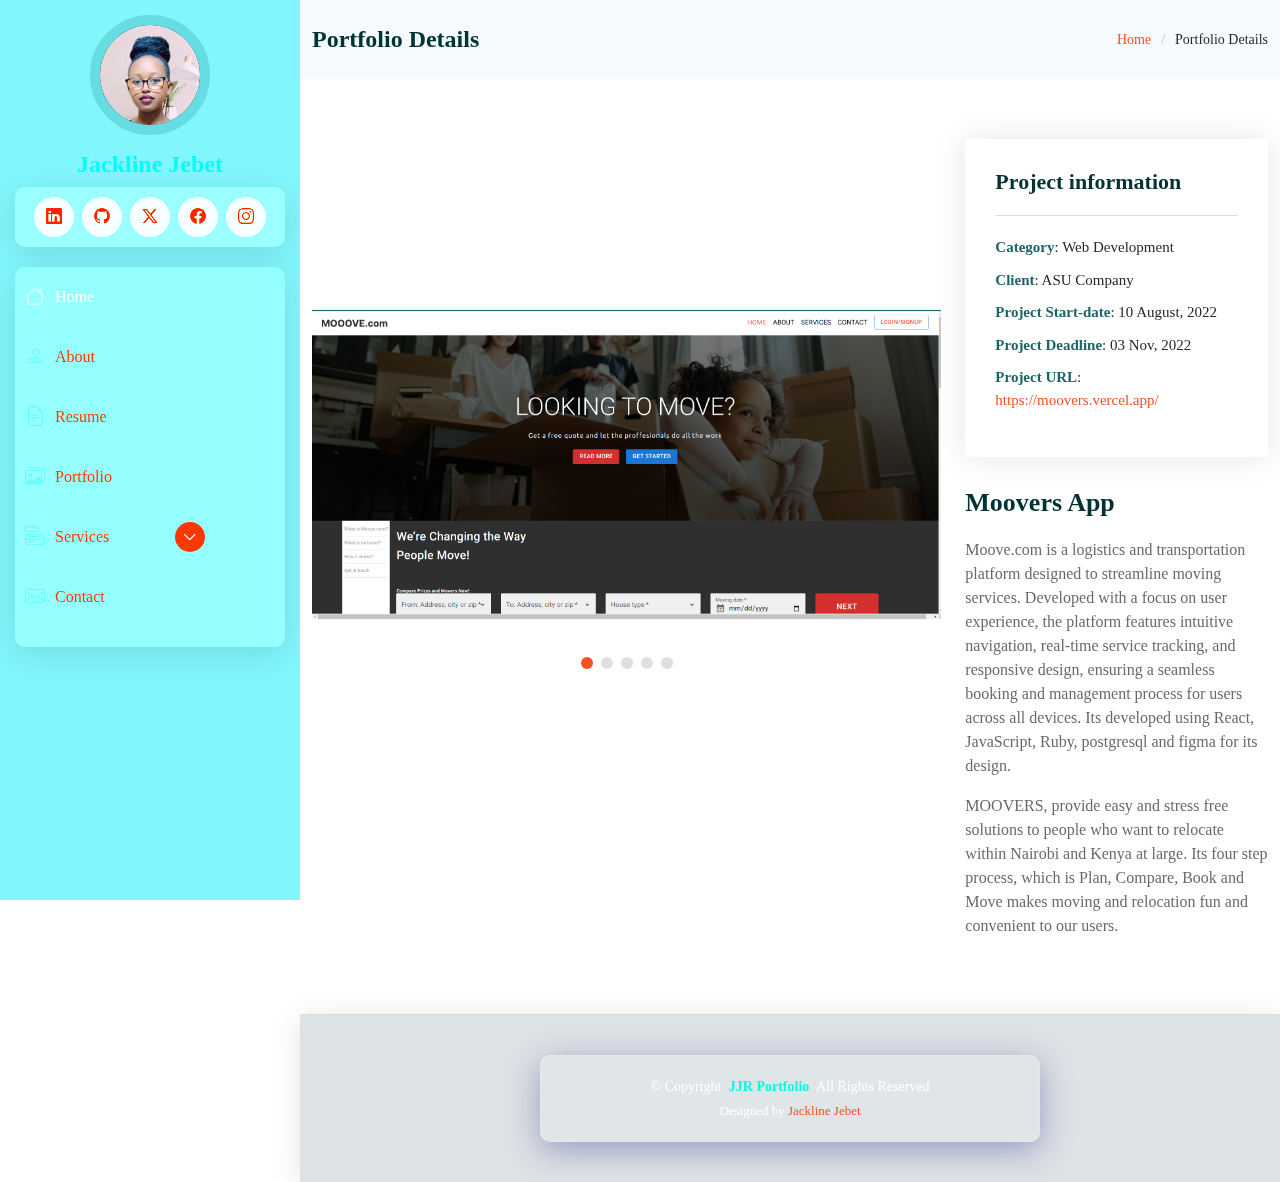
<file: portfolio-details.html>
<!DOCTYPE html>
<html lang="en">

<head>
  <meta charset="utf-8">
  <meta content="width=device-width, initial-scale=1.0" name="viewport">
  <title>Portfolio Details</title>
  <meta content="" name="description">
  <meta content="" name="keywords">

  <!-- Favicons -->
  <link href="assets/img/favicon.png" rel="icon">
  <link href="assets/img/apple-touch-icon.png" rel="apple-touch-icon">

  <!-- Fonts -->
  <link href="https://fonts.googleapis.com" rel="preconnect">
  <link href="https://fonts.gstatic.com" rel="preconnect" crossorigin>
  <link href="https://fonts.googleapis.com/css2?family=Roboto:ital,wght@0,100;0,300;0,400;0,500;0,700;0,900;1,100;1,300;1,400;1,500;1,700;1,900&family=Poppins:ital,wght@0,100;0,200;0,300;0,400;0,500;0,600;0,700;0,800;0,900;1,100;1,200;1,300;1,400;1,500;1,600;1,700;1,800;1,900&family=Raleway:ital,wght@0,100;0,200;0,300;0,400;0,500;0,600;0,700;0,800;0,900;1,100;1,200;1,300;1,400;1,500;1,600;1,700;1,800;1,900&display=swap" rel="stylesheet">

  <!-- Vendor CSS Files -->
  <link href="assets/vendor/bootstrap/css/bootstrap.min.css" rel="stylesheet">
  <link href="assets/vendor/bootstrap-icons/bootstrap-icons.css" rel="stylesheet">
  <link href="assets/vendor/aos/aos.css" rel="stylesheet">
  <link href="assets/vendor/glightbox/css/glightbox.min.css" rel="stylesheet">
  <link href="assets/vendor/swiper/swiper-bundle.min.css" rel="stylesheet">

  <!-- Main CSS File -->
  <link href="assets/css/style.css" rel="stylesheet">

</head>

<body class="portfolio-details-page">

  <header id="header" class="header dark-background d-flex flex-column">
    <i class="header-toggle d-xl-none bi bi-list"></i>

    <div class="profile-img">
      <img src="assets/img/my-profile.jpeg" alt="" class="img-fluid rounded-circle">
    </div>

    <a href="index.html" class="logo d-flex align-items-center justify-content-center">
      <!-- Uncomment to use an image logo -->
      <!-- <img src="assets/img/logo.png" alt=""> -->
      <h1 class="sitename">Jackline Jebet</h1>
    </a>

    <div class="social-links text-center">
      <a href="https://www.linkedin.com/in/jackline-jebet-806086203/" class="linkedin"><i class="bi bi-linkedin"></i></a>
      <a href="https://github.com/Jackline-Jebet/" class="github"><i class="bi bi-github"></i></a>
      <a href="https://twitter.com/Preytie1coder" class="twitter"><i class="bi bi-twitter-x"></i></a>
      <a href="#" class="facebook"><i class="bi bi-facebook"></i></a>
      <a href="#" class="instagram"><i class="bi bi-instagram"></i></a>      
    </div>

    <nav id="navmenu" class="navmenu">
      <ul>
        <li><a href="index.html" class="active"><i class="bi bi-house navicon"></i>Home</a></li>
        <li><a href="index.html"><i class="bi bi-person navicon"></i> About</a></li>
        <li><a href="index.html"><i class="bi bi-file-earmark-text navicon"></i> Resume</a></li>
        <li><a href="index.html"><i class="bi bi-images navicon"></i> Portfolio</a></li>
        <!-- <li><a href="#services"><i class="bi bi-hdd-stack navicon"></i> Services</a></li> -->
        <li class="dropdown"><a href="index.html"><i class="bi bi-menu-button navicon"></i> <span>Services</span> <i class="bi bi-chevron-down toggle-dropdown"></i></a>
          <ul>
            <li><a href="#">Software Development</a></li>
            <li class="dropdown"><a href="#"><span>Web Development</span> <i class="bi bi-chevron-down toggle-dropdown"></i></a>
              <ul>
                <li><a href="#">Custom Website Development</a></li>
                <li><a href="#">E-commerce Development</a></li>
                <li><a href="#">Content Management <br>System(CMS)</a></li>
                <li><a href="#"> Website Maintenance <br>& Support</a></li>
                <li><a href="#">Deep Dropdown 5</a></li>
              </ul>
            </li>

            <li class="dropdown"><a href="#"><span>Web Design(UX\UI)</span> <i class="bi bi-chevron-down toggle-dropdown"></i></a>
              <ul>
                <li><a href="#">Custom Website Development</a></li>
                <li><a href="#">E-commerce Development</a></li>
                <li><a href="#">Content Management <br>System(CMS)</a></li>
                <li><a href="#"> Website Maintenance <br>& Support</a></li>
              </ul>
            </li>

            <li class="dropdown"><a href="#"><span>Graphic/Visual Design</span> <i class="bi bi-chevron-down toggle-dropdown"></i></a>
              <ul>
                <li><a href="#">Custom Websites</a></li>
                <li><a href="#">E-commerce Websites</a></li>
                <li><a href="#">Content Management <br>System(CMS)</a></li>
                <li><a href="#"> Website Maintenance <br>& Support</a></li>
              </ul>
            </li>
           
            <li><a href="#">Cloud Solutions</a></li>
          </ul>
        </li>
        <li><a href="#contact"><i class="bi bi-envelope navicon"></i> Contact</a></li>
      </ul>
    </nav>
  </header>

  <main class="main">

    <!-- Page Title -->
    <div class="page-title light-background">
      <div class="container d-lg-flex justify-content-between align-items-center">
        <h1 class="mb-2 mb-lg-0">Portfolio Details</h1>
        <nav class="breadcrumbs">
          <ol>
            <li><a href="index.html">Home</a></li>
            <li class="current">Portfolio Details</li>
          </ol>
        </nav>
      </div>
    </div><!-- End Page Title -->

    <!-- Portfolio Details Section -->
    <section id="portfolio-details" class="portfolio-details section">

      <div class="container" data-aos="fade-up" data-aos-delay="100">

        <div class="row gy-4">

          <div class="col-lg-8">
            <div class="portfolio-details-slider swiper init-swiper">

              <script type="application/json" class="swiper-config">
                {
                  "loop": true,
                  "speed": 600,
                  "autoplay": {
                    "delay": 5000
                  },
                  "slidesPerView": "auto",
                  "pagination": {
                    "el": ".swiper-pagination",
                    "type": "bullets",
                    "clickable": true
                  }
                }
              </script>

              <div class="swiper-wrapper align-items-center">

                <div class="swiper-slide">
                  <img src="assets/img/portfolio/move1.png" alt="">
                </div>

                <div class="swiper-slide">
                  <img src="assets/img/portfolio/move2.png" alt="">
                </div>

                <div class="swiper-slide">
                  <img src="assets/img/portfolio/move3.png" alt="">
                </div>

                <div class="swiper-slide">
                  <img src="assets/img/portfolio/move4.png" alt="">
                </div>

                <div class="swiper-slide">
                  <img src="assets/img/portfolio/move5.png" alt="">
                </div>

              </div>
              <div class="swiper-pagination"></div>
            </div>
          </div>

          <div class="col-lg-4">
            <div class="portfolio-info" data-aos="fade-up" data-aos-delay="200">
              <h3>Project information</h3>
              <ul>
                <li><strong>Category</strong>: Web Development</li>
                <li><strong>Client</strong>: ASU Company</li>
                <li><strong>Project Start-date</strong>: 10 August, 2022</li>
                <li><strong>Project Deadline</strong>: 03 Nov, 2022</li>
                <li><strong>Project URL</strong>: <a href="https://moovers.vercel.app/" target="_blank" rel="noopener no-referrer-when-downgrade" >https://moovers.vercel.app/</a></li>
              </ul>
            </div>
            <div class="portfolio-description" data-aos="fade-up" data-aos-delay="300">
              <h2>Moovers App</h2>
              <p>Moove.com is a logistics and transportation platform designed to streamline moving services. Developed with a focus on user experience, the platform features intuitive navigation, real-time service tracking, and responsive design, ensuring a seamless booking and management process for users across all devices.
                Its developed using React, JavaScript, Ruby, postgresql and figma for its design.
              </p>
              <p>
                MOOVERS, provide easy and stress free solutions to people who want to relocate within Nairobi and Kenya at large.
                Its four step process, which is Plan, Compare, Book and Move makes moving and relocation fun and convenient to our users.
              </p>
            </div>
          </div>

        </div>

      </div>

    </section><!-- /Portfolio Details Section -->

  </main>

  <footer id="footer" class="footer position-relative light-background">

    <div class="container">
      <div class="copyright text-center ">
        <p>© <span>Copyright</span> <strong class="px-1 sitename">JJR Portfolio</strong> <span>All Rights Reserved</span></p>
      </div>
      <div class="credits">

        Designed by <a href="#">Jackline Jebet</a>
      </div>
    </div>

  </footer>

  <!-- Scroll Top -->
  <a href="#" id="scroll-top" class="scroll-top d-flex align-items-center justify-content-center"><i class="bi bi-arrow-up-short"></i></a>

  <!-- Preloader -->
  <div id="preloader"></div>

  <!-- Vendor JS Files -->
  <script src="assets/vendor/bootstrap/js/bootstrap.bundle.min.js"></script>
  <script src="assets/vendor/php-email-form/validate.js"></script>
  <script src="assets/vendor/aos/aos.js"></script>
  <script src="assets/vendor/typed.js/typed.umd.js"></script>
  <script src="assets/vendor/purecounter/purecounter_vanilla.js"></script>
  <script src="assets/vendor/waypoints/noframework.waypoints.js"></script>
  <script src="assets/vendor/glightbox/js/glightbox.min.js"></script>
  <script src="assets/vendor/imagesloaded/imagesloaded.pkgd.min.js"></script>
  <script src="assets/vendor/isotope-layout/isotope.pkgd.min.js"></script>
  <script src="assets/vendor/swiper/swiper-bundle.min.js"></script>

  <!-- Main JS File -->
  <script src="assets/js/main.js"></script>

</body>

</html>
</file>
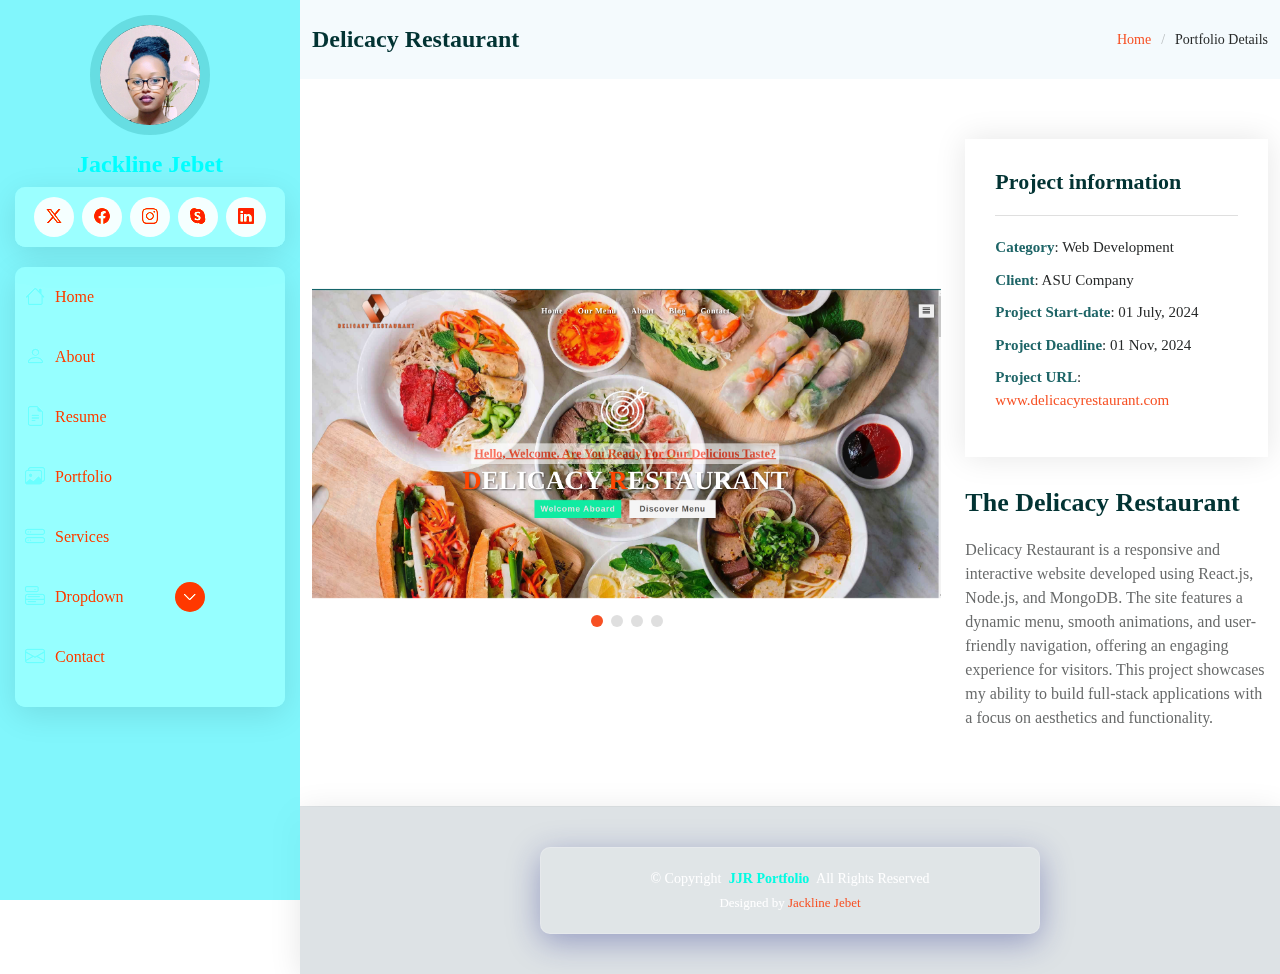
<file: portfolio-details2.html>
<!DOCTYPE html>
<html lang="en">

<head>
  <meta charset="utf-8">
  <meta content="width=device-width, initial-scale=1.0" name="viewport">
  <title>Delicacy Restaurant Details</title>
  <meta content="" name="description">
  <meta content="" name="keywords">

  <!-- Favicons -->
  <link href="assets/img/favicon.png" rel="icon">
  <link href="assets/img/apple-touch-icon.png" rel="apple-touch-icon">

  <!-- Fonts -->
  <link href="https://fonts.googleapis.com" rel="preconnect">
  <link href="https://fonts.gstatic.com" rel="preconnect" crossorigin>
  <link href="https://fonts.googleapis.com/css2?family=Roboto:ital,wght@0,100;0,300;0,400;0,500;0,700;0,900;1,100;1,300;1,400;1,500;1,700;1,900&family=Poppins:ital,wght@0,100;0,200;0,300;0,400;0,500;0,600;0,700;0,800;0,900;1,100;1,200;1,300;1,400;1,500;1,600;1,700;1,800;1,900&family=Raleway:ital,wght@0,100;0,200;0,300;0,400;0,500;0,600;0,700;0,800;0,900;1,100;1,200;1,300;1,400;1,500;1,600;1,700;1,800;1,900&display=swap" rel="stylesheet">

  <!-- Vendor CSS Files -->
  <link href="assets/vendor/bootstrap/css/bootstrap.min.css" rel="stylesheet">
  <link href="assets/vendor/bootstrap-icons/bootstrap-icons.css" rel="stylesheet">
  <link href="assets/vendor/aos/aos.css" rel="stylesheet">
  <link href="assets/vendor/glightbox/css/glightbox.min.css" rel="stylesheet">
  <link href="assets/vendor/swiper/swiper-bundle.min.css" rel="stylesheet">

  <!-- Main CSS File -->
  <link href="assets/css/style.css" rel="stylesheet">

</head>

<body class="portfolio-details-page">

  <header id="header" class="header dark-background d-flex flex-column">
    <i class="header-toggle d-xl-none bi bi-list"></i>

    <div class="profile-img">
      <img src="assets/img/my-profile.jpeg" alt="" class="img-fluid rounded-circle">
    </div>

    <a href="index.html" class="logo d-flex align-items-center justify-content-center">
      <!-- Uncomment to use an image logo -->
      <!-- <img src="assets/img/logo.png" alt=""> -->
      <h1 class="sitename">Jackline Jebet</h1>
    </a>

    <div class="social-links text-center">
      <a href="#" class="twitter"><i class="bi bi-twitter-x"></i></a>
      <a href="#" class="facebook"><i class="bi bi-facebook"></i></a>
      <a href="#" class="instagram"><i class="bi bi-instagram"></i></a>
      <a href="#" class="google-plus"><i class="bi bi-skype"></i></a>
      <a href="#" class="linkedin"><i class="bi bi-linkedin"></i></a>
    </div>

    <nav id="navmenu" class="navmenu">
      <ul>
        <li><a href="#hero"><i class="bi bi-house navicon"></i>Home</a></li>
        <li><a href="#about"><i class="bi bi-person navicon"></i> About</a></li>
        <li><a href="#resume"><i class="bi bi-file-earmark-text navicon"></i> Resume</a></li>
        <li><a href="#portfolio"><i class="bi bi-images navicon"></i> Portfolio</a></li>
        <li><a href="#services"><i class="bi bi-hdd-stack navicon"></i> Services</a></li>
        <li class="dropdown"><a href="#"><i class="bi bi-menu-button navicon"></i> <span>Dropdown</span> <i class="bi bi-chevron-down toggle-dropdown"></i></a>
          <ul>
            <li><a href="#">Dropdown 1</a></li>
            <li class="dropdown"><a href="#"><span>Deep Dropdown</span> <i class="bi bi-chevron-down toggle-dropdown"></i></a>
              <ul>
                <li><a href="#">Deep Dropdown 1</a></li>
                <li><a href="#">Deep Dropdown 2</a></li>
                <li><a href="#">Deep Dropdown 3</a></li>
                <li><a href="#">Deep Dropdown 4</a></li>
                <li><a href="#">Deep Dropdown 5</a></li>
              </ul>
            </li>
            <li><a href="#">Dropdown 2</a></li>
            <li><a href="#">Dropdown 3</a></li>
            <li><a href="#">Dropdown 4</a></li>
          </ul>
        </li>
        <li><a href="#contact"><i class="bi bi-envelope navicon"></i> Contact</a></li>
      </ul>
    </nav>

  </header>

  <main class="main">

    <!-- Page Title -->
    <div class="page-title light-background">
      <div class="container d-lg-flex justify-content-between align-items-center">
        <h1 class="mb-2 mb-lg-0">Delicacy Restaurant</h1>
        <nav class="breadcrumbs">
          <ol>
            <li><a href="index.html">Home</a></li>
            <li class="current">Portfolio Details</li>
          </ol>
        </nav>
      </div>
    </div><!-- End Page Title -->

    <!-- Portfolio Details Section -->
    <section id="portfolio-details" class="portfolio-details section">

      <div class="container" data-aos="fade-up" data-aos-delay="100">

        <div class="row gy-4">

          <div class="col-lg-8">
            <div class="portfolio-details-slider swiper init-swiper">

              <script type="application/json" class="swiper-config">
                {
                  "loop": true,
                  "speed": 600,
                  "autoplay": {
                    "delay": 5000
                  },
                  "slidesPerView": "auto",
                  "pagination": {
                    "el": ".swiper-pagination",
                    "type": "bullets",
                    "clickable": true
                  }
                }
              </script>

              <div class="swiper-wrapper align-items-center">

                <div class="swiper-slide">
                  <img src="assets/img/portfolio/delicay1.png" alt="">
                </div>

                <div class="swiper-slide">
                  <img src="assets/img/portfolio/delicacy3.png" alt="">
                </div>

                <div class="swiper-slide">
                  <img src="assets/img/portfolio/delicacy4.png" alt="">
                </div>

                <div class="swiper-slide">
                  <img src="assets/img/portfolio/delicacy5.png" alt="">
                </div>

              </div>
              <div class="swiper-pagination"></div>
            </div>
          </div>

          <div class="col-lg-4">
            <div class="portfolio-info" data-aos="fade-up" data-aos-delay="200">
              <h3>Project information</h3>
              <ul>
                <li><strong>Category</strong>: Web Development</li>
                <li><strong>Client</strong>: ASU Company</li>
                <li><strong>Project Start-date</strong>: 01 July, 2024</li>
                <li><strong>Project Deadline</strong>: 01 Nov, 2024</li>
                <li><strong>Project URL</strong>: <a href="https://github.com/Jackline-Jebet/Delicacy-restaurant" target="_blank" rel="noopener no-referrer-when-downgrade" >www.delicacyrestaurant.com</a></li>
              </ul>
            </div>
            <div class="portfolio-description" data-aos="fade-up" data-aos-delay="300">
              <h2>The Delicacy Restaurant</h2>
              <p>
                Delicacy Restaurant is a responsive and interactive website developed using React.js, Node.js, and MongoDB. The site features a dynamic menu, smooth animations, and user-friendly navigation, offering an engaging experience for visitors. This project showcases my ability to build full-stack applications with a focus on aesthetics and functionality.
              </p>
            </div>
          </div>

        </div>

      </div>

    </section><!-- /Portfolio Details Section -->

  </main>

  <footer id="footer" class="footer position-relative light-background">

    <div class="container">
      <div class="copyright text-center ">
        <p>© <span>Copyright</span> <strong class="px-1 sitename">JJR Portfolio</strong> <span>All Rights Reserved</span></p>
      </div>
      <div class="credits">

        Designed by <a href="#">Jackline Jebet</a>
      </div>
    </div>

  </footer>

  <!-- Scroll Top -->
  <a href="#" id="scroll-top" class="scroll-top d-flex align-items-center justify-content-center"><i class="bi bi-arrow-up-short"></i></a>

  <!-- Preloader -->
  <div id="preloader"></div>

  <!-- Vendor JS Files -->
  <script src="assets/vendor/bootstrap/js/bootstrap.bundle.min.js"></script>
  <script src="assets/vendor/php-email-form/validate.js"></script>
  <script src="assets/vendor/aos/aos.js"></script>
  <script src="assets/vendor/typed.js/typed.umd.js"></script>
  <script src="assets/vendor/purecounter/purecounter_vanilla.js"></script>
  <script src="assets/vendor/waypoints/noframework.waypoints.js"></script>
  <script src="assets/vendor/glightbox/js/glightbox.min.js"></script>
  <script src="assets/vendor/imagesloaded/imagesloaded.pkgd.min.js"></script>
  <script src="assets/vendor/isotope-layout/isotope.pkgd.min.js"></script>
  <script src="assets/vendor/swiper/swiper-bundle.min.js"></script>

  <!-- Main JS File -->
  <script src="assets/js/main.js"></script>

</body>

</html>
</file>
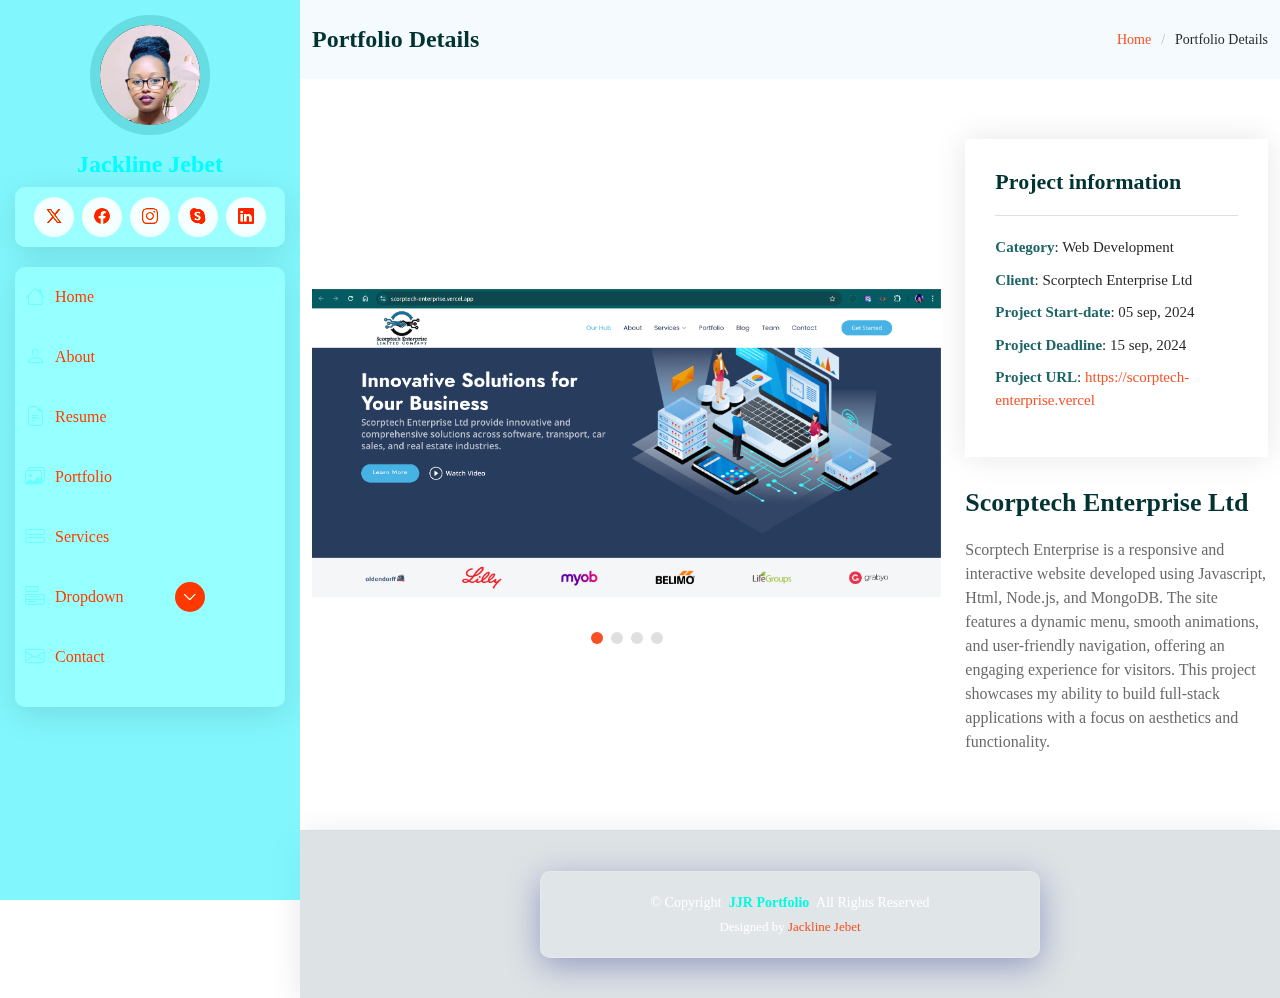
<file: portfolio-details3.html>
<!DOCTYPE html>
<html lang="en">

<head>
  <meta charset="utf-8">
  <meta content="width=device-width, initial-scale=1.0" name="viewport">
  <title>Portfolio Details</title>
  <meta content="" name="description">
  <meta content="" name="keywords">

  <!-- Favicons -->
  <link href="assets/img/favicon.png" rel="icon">
  <link href="assets/img/apple-touch-icon.png" rel="apple-touch-icon">

  <!-- Fonts -->
  <link href="https://fonts.googleapis.com" rel="preconnect">
  <link href="https://fonts.gstatic.com" rel="preconnect" crossorigin>
  <link href="https://fonts.googleapis.com/css2?family=Roboto:ital,wght@0,100;0,300;0,400;0,500;0,700;0,900;1,100;1,300;1,400;1,500;1,700;1,900&family=Poppins:ital,wght@0,100;0,200;0,300;0,400;0,500;0,600;0,700;0,800;0,900;1,100;1,200;1,300;1,400;1,500;1,600;1,700;1,800;1,900&family=Raleway:ital,wght@0,100;0,200;0,300;0,400;0,500;0,600;0,700;0,800;0,900;1,100;1,200;1,300;1,400;1,500;1,600;1,700;1,800;1,900&display=swap" rel="stylesheet">

  <!-- Vendor CSS Files -->
  <link href="assets/vendor/bootstrap/css/bootstrap.min.css" rel="stylesheet">
  <link href="assets/vendor/bootstrap-icons/bootstrap-icons.css" rel="stylesheet">
  <link href="assets/vendor/aos/aos.css" rel="stylesheet">
  <link href="assets/vendor/glightbox/css/glightbox.min.css" rel="stylesheet">
  <link href="assets/vendor/swiper/swiper-bundle.min.css" rel="stylesheet">

  <!-- Main CSS File -->
  <link href="assets/css/style.css" rel="stylesheet">

</head>

<body class="portfolio-details-page">

  <header id="header" class="header dark-background d-flex flex-column">
    <i class="header-toggle d-xl-none bi bi-list"></i>

    <div class="profile-img">
      <img src="assets/img/my-profile.jpeg" alt="" class="img-fluid rounded-circle">
    </div>

    <a href="index.html" class="logo d-flex align-items-center justify-content-center">
      <!-- Uncomment to use an image logo -->
      <!-- <img src="assets/img/logo.png" alt=""> -->
      <h1 class="sitename">Jackline Jebet</h1>
    </a>

    <div class="social-links text-center">
      <a href="#" class="twitter"><i class="bi bi-twitter-x"></i></a>
      <a href="#" class="facebook"><i class="bi bi-facebook"></i></a>
      <a href="#" class="instagram"><i class="bi bi-instagram"></i></a>
      <a href="#" class="google-plus"><i class="bi bi-skype"></i></a>
      <a href="#" class="linkedin"><i class="bi bi-linkedin"></i></a>
    </div>

    <nav id="navmenu" class="navmenu">
      <ul>
        <li><a href="#hero"><i class="bi bi-house navicon"></i>Home</a></li>
        <li><a href="#about"><i class="bi bi-person navicon"></i> About</a></li>
        <li><a href="#resume"><i class="bi bi-file-earmark-text navicon"></i> Resume</a></li>
        <li><a href="#portfolio"><i class="bi bi-images navicon"></i> Portfolio</a></li>
        <li><a href="#services"><i class="bi bi-hdd-stack navicon"></i> Services</a></li>
        <li class="dropdown"><a href="#"><i class="bi bi-menu-button navicon"></i> <span>Dropdown</span> <i class="bi bi-chevron-down toggle-dropdown"></i></a>
          <ul>
            <li><a href="#">Dropdown 1</a></li>
            <li class="dropdown"><a href="#"><span>Deep Dropdown</span> <i class="bi bi-chevron-down toggle-dropdown"></i></a>
              <ul>
                <li><a href="#">Deep Dropdown 1</a></li>
                <li><a href="#">Deep Dropdown 2</a></li>
                <li><a href="#">Deep Dropdown 3</a></li>
                <li><a href="#">Deep Dropdown 4</a></li>
                <li><a href="#">Deep Dropdown 5</a></li>
              </ul>
            </li>
            <li><a href="#">Dropdown 2</a></li>
            <li><a href="#">Dropdown 3</a></li>
            <li><a href="#">Dropdown 4</a></li>
          </ul>
        </li>
        <li><a href="#contact"><i class="bi bi-envelope navicon"></i> Contact</a></li>
      </ul>
    </nav>

  </header>

  <main class="main">

    <!-- Page Title -->
    <div class="page-title light-background">
      <div class="container d-lg-flex justify-content-between align-items-center">
        <h1 class="mb-2 mb-lg-0">Portfolio Details</h1>
        <nav class="breadcrumbs">
          <ol>
            <li><a href="index.html">Home</a></li>
            <li class="current">Portfolio Details</li>
          </ol>
        </nav>
      </div>
    </div><!-- End Page Title -->

    <!-- Portfolio Details Section -->
    <section id="portfolio-details" class="portfolio-details section">

      <div class="container" data-aos="fade-up" data-aos-delay="100">

        <div class="row gy-4">

          <div class="col-lg-8">
            <div class="portfolio-details-slider swiper init-swiper">

              <script type="application/json" class="swiper-config">
                {
                  "loop": true,
                  "speed": 600,
                  "autoplay": {
                    "delay": 5000
                  },
                  "slidesPerView": "auto",
                  "pagination": {
                    "el": ".swiper-pagination",
                    "type": "bullets",
                    "clickable": true
                  }
                }
              </script>

              <div class="swiper-wrapper align-items-center">

                <div class="swiper-slide">
                  <img src="assets/img/portfolio/scorp1.png" alt="">
                </div>

                <div class="swiper-slide">
                  <img src="assets/img/portfolio/scorp2.png" alt="">
                </div>

                <div class="swiper-slide">
                  <img src="assets/img/portfolio/scorp3.png" alt="">
                </div>

                <div class="swiper-slide">
                  <img src="assets/img/portfolio/scorp4.png" alt="">
                </div>

              </div>
              <div class="swiper-pagination"></div>
            </div>
          </div>

          <div class="col-lg-4">
            <div class="portfolio-info" data-aos="fade-up" data-aos-delay="200">
              <h3>Project information</h3>
              <ul>
                <li><strong>Category</strong>: Web Development</li>
                <li><strong>Client</strong>: Scorptech Enterprise Ltd</li>
                <li><strong>Project Start-date</strong>: 05 sep, 2024</li>
                <li><strong>Project Deadline</strong>: 15 sep, 2024</li>
                <li><strong>Project URL</strong>: <a href="https://scorptech-enterprise.vercel.app/" >https://scorptech-enterprise.vercel</a></li>
              </ul>
            </div>
            <div class="portfolio-description" data-aos="fade-up" data-aos-delay="300">
              <h2>Scorptech Enterprise Ltd</h2>
              <p>
                Scorptech Enterprise is a responsive and interactive website developed using Javascript, Html, Node.js, and MongoDB. The site features a dynamic menu, smooth animations, and user-friendly navigation, offering an engaging experience for visitors. This project showcases my ability to build full-stack applications with a focus on aesthetics and functionality.
              </p>
            </div>
          </div>

        </div>

      </div>

    </section><!-- /Portfolio Details Section -->

  </main>

  <footer id="footer" class="footer position-relative light-background">

    <div class="container">
      <div class="copyright text-center ">
        <p>© <span>Copyright</span> <strong class="px-1 sitename">JJR Portfolio</strong> <span>All Rights Reserved</span></p>
      </div>
      <div class="credits">

        Designed by <a href="#">Jackline Jebet</a>
      </div>
    </div>

  </footer>

  <!-- Scroll Top -->
  <a href="#" id="scroll-top" class="scroll-top d-flex align-items-center justify-content-center"><i class="bi bi-arrow-up-short"></i></a>

  <!-- Preloader -->
  <div id="preloader"></div>

  <!-- Vendor JS Files -->
  <script src="assets/vendor/bootstrap/js/bootstrap.bundle.min.js"></script>
  <script src="assets/vendor/php-email-form/validate.js"></script>
  <script src="assets/vendor/aos/aos.js"></script>
  <script src="assets/vendor/typed.js/typed.umd.js"></script>
  <script src="assets/vendor/purecounter/purecounter_vanilla.js"></script>
  <script src="assets/vendor/waypoints/noframework.waypoints.js"></script>
  <script src="assets/vendor/glightbox/js/glightbox.min.js"></script>
  <script src="assets/vendor/imagesloaded/imagesloaded.pkgd.min.js"></script>
  <script src="assets/vendor/isotope-layout/isotope.pkgd.min.js"></script>
  <script src="assets/vendor/swiper/swiper-bundle.min.js"></script>

  <!-- Main JS File -->
  <script src="assets/js/main.js"></script>

</body>

</html>
</file>
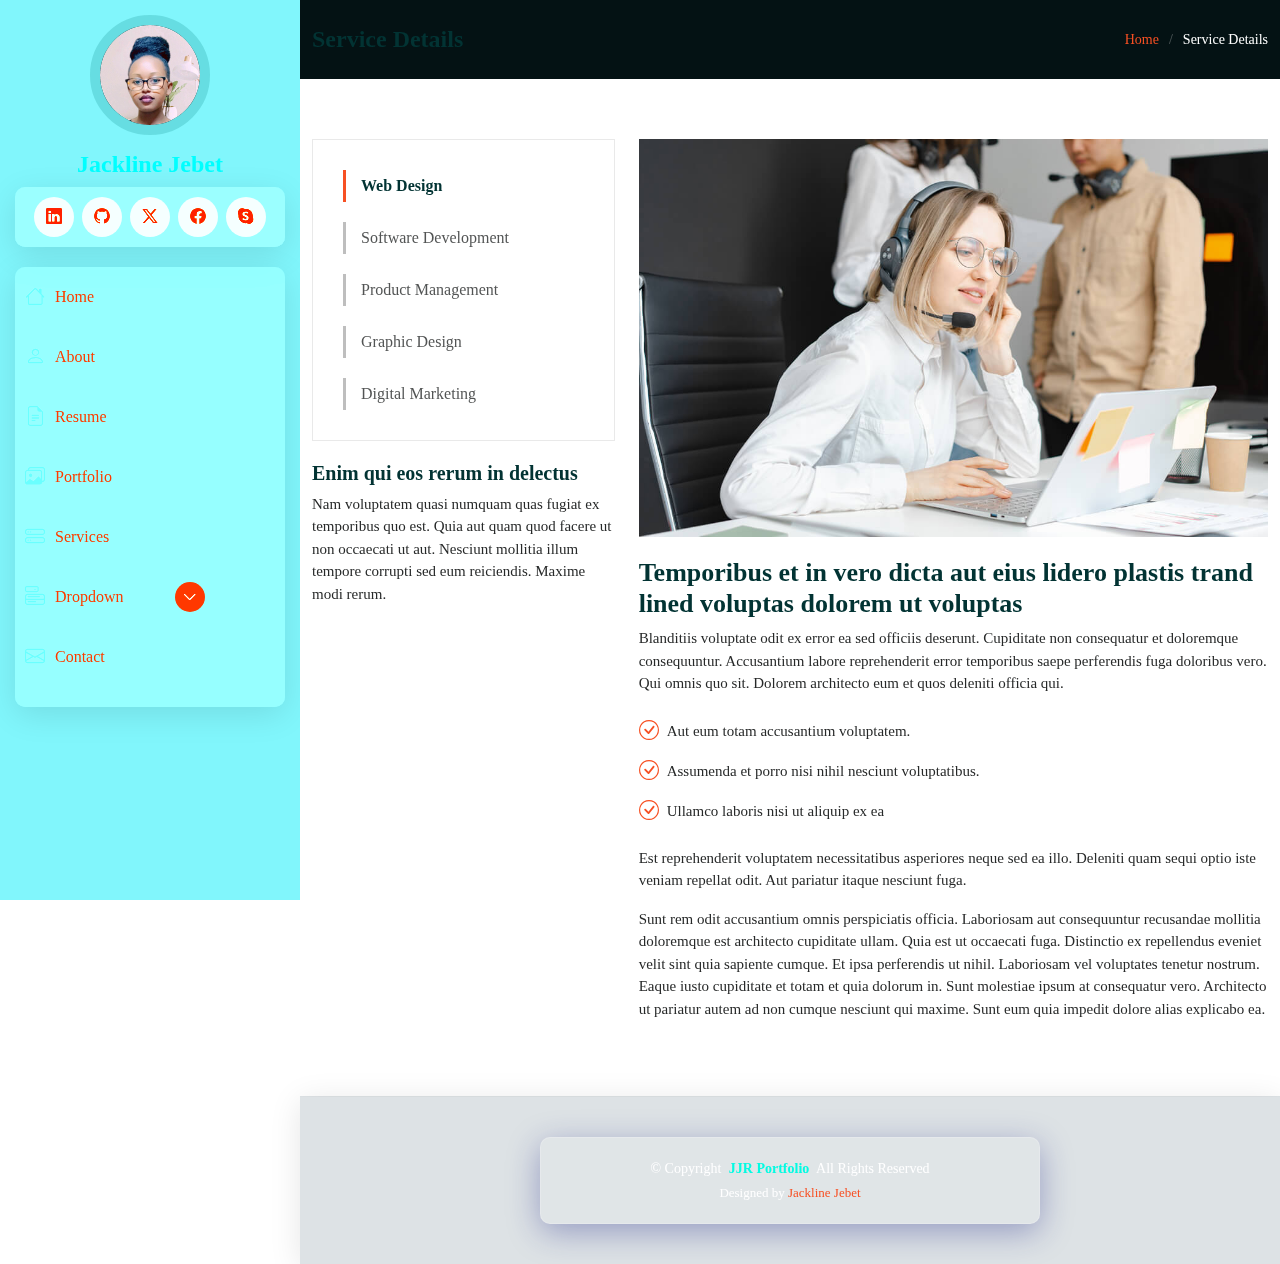
<file: service-details.html>
<!DOCTYPE html>
<html lang="en">

<head>
  <meta charset="utf-8">
  <meta content="width=device-width, initial-scale=1.0" name="viewport">
  <title>Service Details</title>
  <meta content="" name="description">
  <meta content="" name="keywords">

  <!-- Favicons -->
  <link href="assets/img/favicon.png" rel="icon">
  <link href="assets/img/apple-touch-icon.png" rel="apple-touch-icon">

  <!-- Fonts -->
  <link href="https://fonts.googleapis.com" rel="preconnect">
  <link href="https://fonts.gstatic.com" rel="preconnect" crossorigin>
  <link href="https://fonts.googleapis.com/css2?family=Roboto:ital,wght@0,100;0,300;0,400;0,500;0,700;0,900;1,100;1,300;1,400;1,500;1,700;1,900&family=Poppins:ital,wght@0,100;0,200;0,300;0,400;0,500;0,600;0,700;0,800;0,900;1,100;1,200;1,300;1,400;1,500;1,600;1,700;1,800;1,900&family=Raleway:ital,wght@0,100;0,200;0,300;0,400;0,500;0,600;0,700;0,800;0,900;1,100;1,200;1,300;1,400;1,500;1,600;1,700;1,800;1,900&display=swap" rel="stylesheet">

  <!-- Vendor CSS Files -->
  <link href="assets/vendor/bootstrap/css/bootstrap.min.css" rel="stylesheet">
  <link href="assets/vendor/bootstrap-icons/bootstrap-icons.css" rel="stylesheet">
  <link href="assets/vendor/aos/aos.css" rel="stylesheet">
  <link href="assets/vendor/glightbox/css/glightbox.min.css" rel="stylesheet">
  <link href="assets/vendor/swiper/swiper-bundle.min.css" rel="stylesheet">

  <!-- Main CSS File -->
  <link href="assets/css/style.css" rel="stylesheet">

</head>

<body class="service-details-page">

  <header id="header" class="header dark-background d-flex flex-column">
    <i class="header-toggle d-xl-none bi bi-list"></i>

    <div class="profile-img">
      <img src="assets/img/my-profile.jpeg" alt="" class="img-fluid rounded-circle">
    </div>

    <a href="index.html" class="logo d-flex align-items-center justify-content-center">
      <!-- Uncomment to use image logo -->
      <!-- <img src="assets/img/logo.png" alt=""> -->
      <h1 class="sitename">Jackline Jebet</h1>
    </a>

    <div class="social-links text-center">
      <a href="https://www.linkedin.com/in/jackline-jebet-806086203/" class="linkedin"><i class="bi bi-linkedin"></i></a>
      <a href="https://github.com/Jackline-Jebet/" class="github"><i class="bi bi-github"></i></a>
      <a href="https://twitter.com/Preytie1coder" class="twitter"><i class="bi bi-twitter-x"></i></a>
      <a href="#" class="facebook"><i class="bi bi-facebook"></i></a>
      <!-- <a href="#" class="instagram"><i class="bi bi-instagram"></i></a> -->
      <a href="#" class="google-plus"><i class="bi bi-skype"></i></a>
      
    </div>

    <nav id="navmenu" class="navmenu">
      <ul>
        <li><a href="#hero"><i class="bi bi-house navicon"></i>Home</a></li>
        <li><a href="#about"><i class="bi bi-person navicon"></i> About</a></li>
        <li><a href="#resume"><i class="bi bi-file-earmark-text navicon"></i> Resume</a></li>
        <li><a href="#portfolio"><i class="bi bi-images navicon"></i> Portfolio</a></li>
        <li><a href="#services"><i class="bi bi-hdd-stack navicon"></i> Services</a></li>
        <li class="dropdown"><a href="#"><i class="bi bi-menu-button navicon"></i> <span>Dropdown</span> <i class="bi bi-chevron-down toggle-dropdown"></i></a>
          <ul>
            <li><a href="#">Dropdown 1</a></li>
            <li class="dropdown"><a href="#"><span>Deep Dropdown</span> <i class="bi bi-chevron-down toggle-dropdown"></i></a>
              <ul>
                <li><a href="#">Deep Dropdown 1</a></li>
                <li><a href="#">Deep Dropdown 2</a></li>
                <li><a href="#">Deep Dropdown 3</a></li>
                <li><a href="#">Deep Dropdown 4</a></li>
                <li><a href="#">Deep Dropdown 5</a></li>
              </ul>
            </li>
            <li><a href="#">Dropdown 2</a></li>
            <li><a href="#">Dropdown 3</a></li>
            <li><a href="#">Dropdown 4</a></li>
          </ul>
        </li>
        <li><a href="#contact"><i class="bi bi-envelope navicon"></i> Contact</a></li>
      </ul>
    </nav>

  </header>

  <main class="main">

    <!-- Page Title -->
    <div class="page-title dark-background">
      <div class="container d-lg-flex justify-content-between align-items-center">
        <h1 class="mb-2 mb-lg-0">Service Details</h1>
        <nav class="breadcrumbs">
          <ol>
            <li><a href="index.html">Home</a></li>
            <li class="current">Service Details</li>
          </ol>
        </nav>
      </div>
    </div><!-- End Page Title -->

    <!-- Service Details Section -->
    <section id="service-details" class="service-details section">

      <div class="container">

        <div class="row gy-4">

          <div class="col-lg-4" data-aos="fade-up" data-aos-delay="100">
            <div class="services-list">
              <a href="#" class="active">Web Design</a>
              <a href="#">Software Development</a>
              <a href="#">Product Management</a>
              <a href="#">Graphic Design</a>
              <a href="#">Digital Marketing</a>
            </div>

            <h4>Enim qui eos rerum in delectus</h4>
            <p>Nam voluptatem quasi numquam quas fugiat ex temporibus quo est. Quia aut quam quod facere ut non occaecati ut aut. Nesciunt mollitia illum tempore corrupti sed eum reiciendis. Maxime modi rerum.</p>
          </div>

          <div class="col-lg-8" data-aos="fade-up" data-aos-delay="200">
            <img src="assets/img/services.jpg" alt="" class="img-fluid services-img">
            <h3>Temporibus et in vero dicta aut eius lidero plastis trand lined voluptas dolorem ut voluptas</h3>
            <p>
              Blanditiis voluptate odit ex error ea sed officiis deserunt. Cupiditate non consequatur et doloremque consequuntur. Accusantium labore reprehenderit error temporibus saepe perferendis fuga doloribus vero. Qui omnis quo sit. Dolorem architecto eum et quos deleniti officia qui.
            </p>
            <ul>
              <li><i class="bi bi-check-circle"></i> <span>Aut eum totam accusantium voluptatem.</span></li>
              <li><i class="bi bi-check-circle"></i> <span>Assumenda et porro nisi nihil nesciunt voluptatibus.</span></li>
              <li><i class="bi bi-check-circle"></i> <span>Ullamco laboris nisi ut aliquip ex ea</span></li>
            </ul>
            <p>
              Est reprehenderit voluptatem necessitatibus asperiores neque sed ea illo. Deleniti quam sequi optio iste veniam repellat odit. Aut pariatur itaque nesciunt fuga.
            </p>
            <p>
              Sunt rem odit accusantium omnis perspiciatis officia. Laboriosam aut consequuntur recusandae mollitia doloremque est architecto cupiditate ullam. Quia est ut occaecati fuga. Distinctio ex repellendus eveniet velit sint quia sapiente cumque. Et ipsa perferendis ut nihil. Laboriosam vel voluptates tenetur nostrum. Eaque iusto cupiditate et totam et quia dolorum in. Sunt molestiae ipsum at consequatur vero. Architecto ut pariatur autem ad non cumque nesciunt qui maxime. Sunt eum quia impedit dolore alias explicabo ea.
            </p>
          </div>

        </div>

      </div>

    </section><!-- /Service Details Section -->

  </main>

  <footer id="footer" class="footer position-relative light-background">

    <div class="container">
      <div class="copyright text-center ">
        <p>© <span>Copyright</span> <strong class="px-1 sitename">JJR Portfolio</strong> <span>All Rights Reserved</span></p>
      </div>
      <div class="credits">
        
        Designed by <a href="#">Jackline Jebet</a>
      </div>
    </div>

  </footer>

  <!-- Scroll Top -->
  <a href="#" id="scroll-top" class="scroll-top d-flex align-items-center justify-content-center"><i class="bi bi-arrow-up-short"></i></a>

  <!-- Preloader -->
  <div id="preloader"></div>

  <!-- Vendor JS Files -->
  <script src="assets/vendor/bootstrap/js/bootstrap.bundle.min.js"></script>
  <script src="assets/vendor/php-email-form/validate.js"></script>
  <script src="assets/vendor/aos/aos.js"></script>
  <script src="assets/vendor/typed.js/typed.umd.js"></script>
  <script src="assets/vendor/purecounter/purecounter_vanilla.js"></script>
  <script src="assets/vendor/waypoints/noframework.waypoints.js"></script>
  <script src="assets/vendor/glightbox/js/glightbox.min.js"></script>
  <script src="assets/vendor/imagesloaded/imagesloaded.pkgd.min.js"></script>
  <script src="assets/vendor/isotope-layout/isotope.pkgd.min.js"></script>
  <script src="assets/vendor/swiper/swiper-bundle.min.js"></script>

  <!-- Main JS File -->
  <script src="assets/js/main.js"></script>

</body>

</html>
</file>
<file: assets/css/style.css>
/* :root {
  --default-font: 'Jost', sans-serif, -apple-system, "Segoe UI", Roboto, "Helvetica Neue", Arial, "Noto Sans", "Liberation Sans", sans-serif, "Apple Color Emoji", "Segoe UI Emoji", "Segoe UI Symbol", "Noto Color Emoji";
  --heading-font: "Raleway",  sans-serif;
  --nav-font: "Poppins",  sans-serif;
} */

:root { 
  --background-color: #ffffff; /* Background color for the entire website, including individual sections */
  --default-color: #272929; /* Default color used for the majority of the text content across the entire website */
  --heading-color: #023333; /*Color for headings, subheadings and title throughout the website */
  --accent-color: #f75023; /*Accent color that represents your brand on the website. It's used for buttons, links, and other elements that need to stand out */
  --surface-color: #ffffff; /* The surface color is used as a background of boxed elements within sections, such as cards, icon boxes, or other elements that require a visual separation from the global background. */
  --contrast-color: #ffffff; /* Contrast color for text, ensuring readability against backgrounds of accent, heading, or default colors. */
}

/* Nav Menu Colors */
:root {
  --nav-color: #a8a9b4;  /* The default color of the main navmenu links */
  --nav-hover-color: #ffffff; /* Applied to main navmenu links when they are hovered over or active */
  --nav-mobile-background-color: #041414; /* Used as the background color for mobile navigation menu */
  --nav-dropdown-background-color: #041414; /* Used as the background color for dropdown items */
  --nav-dropdown-color: #9eece8; /* Used for dropdown navigation links */
  --nav-dropdown-hover-color: #ffffff; /* Applied to dropdown navigation links when hovered */
}

/* Color Presets */
.light-background {
  --background-color: #f4fafd;
  /* color: #023327; */
  --surface-color: #ffffff;
  --nav-color: #f75023;
}

.dark-background {
  --background-color: #041214;
  --default-color: #ffffff;
  --surface-color: #15292b;
  --contrast-color: #ffffff;
}

/* Smooth scroll */
:root {
  scroll-behavior: smooth;
}

/*--------------------------------------------------------------
# General Styling & Shared Classes
--------------------------------------------------------------*/
body {
  color: var(--default-color);
  font-family: museo;
  box-sizing: border-box;
}

.custom-cursor {
  position: fixed;
  top: 0;
  left: 0;
  width: 20px;
  height: 20px;
  background-color: rgba(255, 100, 50, 0.7);
  border: 2px solid #fc2701;
  border-radius: 50%;
  pointer-events: none;
  z-index: 9999;
  transition: transform 0.1s ease-out;
}

body::-webkit-scrollbar {
  width: 0px;
  background: transparent;
}

a {
  color: var(--accent-color);
  text-decoration: none;
  transition: 0.3s;
}

a:hover {
  color: color-mix(in srgb, var(--accent-color), transparent 25%);
  text-decoration: none;
}

h1, h2, h3, h4, h5, h6 {
  color: var(--heading-color);
  font-family: var(--heading-font);
}

/* PHP Email Form Messages */
.php-email-form .error-message,
.php-email-form .sent-message,
.php-email-form .loading {
  display: none;
}

.php-email-form .error-message {
  background: #df1529;
  color: #ffffff;
  text-align: left;
  padding: 15px;
  margin-bottom: 24px;
  font-weight: 600;
}

.php-email-form .sent-message {
  color: #ffffff;
  background: #059652;
  text-align: center;
  padding: 15px;
  margin-bottom: 24px;
  font-weight: 600;
}

.php-email-form .loading {
  background: var(--surface-color);
  text-align: center;
  padding: 15px;
  margin-bottom: 24px;
}

.php-email-form .loading:before {
  content: "";
  display: inline-block;
  border-radius: 50%;
  width: 24px;
  height: 24px;
  margin: 0 10px -6px 0;
  border: 3px solid var(--accent-color);
  border-top-color: var(--surface-color);
  animation: php-email-form-loading 1s linear infinite;
}

@keyframes php-email-form-loading {
  0% {
    transform: rotate(0deg);
  }
  100% {
    transform: rotate(360deg);
  }
}

/*--------------------------------------------------------------
# Global Header
--------------------------------------------------------------*/
.header {
  color: var(--default-color);
  background-image: url('https://mrwallpaper.com/images/high/neon-grey-swirls-ipad-air-4-uf29hp7cle8eext7.webp');
  background-size: cover;
  position: fixed;
  top: 0;
  left: 0;
  bottom: 0;
  padding: 0 15px;
  width: 300px;
  transition: all ease-in-out 0.3s;
  overflow-y: auto;
  z-index: 997;
  scrollbar-width: none;
  background-blend-mode: multiply;
  background-color: rgba(4, 238, 250, 0.5);
}

.header::before {
  content: "";
  position: absolute;
  top: 0;
  left: 0;
  width: 100%;
  height: 100%;
  z-index: -1;
  backdrop-filter: blur(10px);
  box-shadow: 0px 4px 30px rgba(0, 0, 0, 0.1);
  transition: transform 0.3s ease-in-out;
}

.header img {
  margin: 15px auto;
  display: block;
  width: 120px;
  border: 8px solid color-mix(in srgb, var(--default-color), transparent 55%);
  border: 10px solid #16939340;
}

.header .logo img {
  max-height: 32px;
  margin-right: 8px;
}

.header .logo h1 {
  font-size: 24px;
  margin-bottom: 8px;
  font-weight: 700;
  /* color: #f75023; */
  color: #00ffff;
}

.header .social-links {
  margin: 0 0 20px 0;
  backdrop-filter: blur(10px); 
  -webkit-backdrop-filter: blur(10px); 
  background: rgba(255, 255, 255, 0.2); 
  box-shadow: 0px 8px 32px rgba(0, 0, 0, 0.1);
  border-radius: 10px;
  filter: contrast(200%);
  z-index: 99;
  height: 60px;
}


.header .social-links a {
  font-size: 16px;
  display: inline-flex;
  align-items: center;
  justify-content: center;
  background: color-mix(in srgb, var(--default-color), transparent 10%);
  /* color: #163259; */
  /* color: #03fbe2; */
  color: #f75023;
  margin: 10px 2px;
  border-radius: 50%;
  text-align: center;
  width: 40px;
  height: 40px;
  transition: 0.3s;
}

.header .social-links a:hover {
  color: var(--contrast-color);
  background: var(--accent-color);
}

@media (min-width: 1200px) {
  .header~main,
  .header~#footer {
    margin-left: 300px;
  }
}

@media (max-width: 1199px) {
  .header {
    left: -100%;
  }
}

.header.header-show {
  left: 0;
}

.header-toggle {
  color: var(--contrast-color);
  background-color: var(--accent-color);
  font-size: 22px;
  display: flex;
  align-items: center;
  justify-content: center;
  width: 40px;
  height: 40px;
  border-radius: 50%;
  cursor: pointer;
  position: fixed;
  top: 15px;
  right: 15px;
  z-index: 99999;
  transition: background-color 0.3s;
}

.header .header-toggle:hover {
  color: var(--contrast-color);
  background-color: color-mix(in srgb, var(--accent-color) 90%, white 50%);
}

/*--------------------------------------------------------------
# Navigation Menu
--------------------------------------------------------------*/

.mobile-nav-toggle {
  display: block;
}

.navmenu {
  padding: 0;
  backdrop-filter: blur(10px);
  -webkit-backdrop-filter: blur(10px);
  background: rgba(255, 255, 255, 0.16);
  box-shadow: 0px 8px 32px rgba(0, 0, 0, 0.1);
  border-radius: 10px;
  filter: contrast(150%);
  z-index: 99999  
}

/* Unordered list styles */
.navmenu ul {
  list-style: none;
  padding: 0 0 20px 0;
  margin: 0;
}

/* Styling for nav links */
.navmenu a,
.navmenu a:focus {
  color: #f75023;
  /* color: #03fbe2; */
  padding: 15px 10px;
  font-family: var(--nav-font);
  font-size: 16px;
  font-weight: 500;
  display: flex;
  align-items: center;
  white-space: nowrap;
  transition: 0.3s;
  width: 100%;
  text-decoration: none;
}

.navmenu span{
  color: #f75023;
}

.navmenu span:hover {
  color: #ffffff;
  /* background-color: #f75023; */
}

/* Icon styling for each menu item */
.navmenu a .navicon,
.navmenu a:focus .navicon {
  font-size: 20px;
  margin-right: 10px;
  /* color: #f75023; */
  /* color: #03fbe2; */
  color: #71faf7;
}

/* Dropdown toggle icon */
.navmenu a .toggle-dropdown,
.navmenu a:focus .toggle-dropdown {
  font-size: 14px;
  margin-left: auto;
  width: 30px;
  height: 30px;
  display: flex;
  align-items: center;
  justify-content: center;
  border-radius: 50%;
  background-color: #f75023;
  color: #fff;
  transition: 0.3s;
  flex-shrink: 0;
}

.navmenu a .toggle-dropdown:hover,
.navmenu a:focus .toggle-dropdown:hover {
  color: #ffffff;
  background-color: #f75023;
}

/* Hover effects and active states for links */
.navmenu a:hover,
.navmenu .active,
.navmenu .active:focus {
  color: #fcfafa;
}

.navmenu a:hover .navicon,
.navmenu .active .navicon,
.navmenu .active:focus .navicon {
  color: powderblue;
}

.navmenu .active .toggle-dropdown,
.navmenu .active:focus .toggle-dropdown {
  background-color: #015e5e;
  color: var(--contrast-color);
  transform: rotate(180deg);
}

/* Dropdown menu styles */
.navmenu .dropdown {
  display: block;
}

.navmenu .dropdown a,
.navmenu .dropdown a:focus {
  color: var(--nav-dropdown-color);
  width: 200px;
}

.navmenu .dropdown a:hover,
.navmenu .dropdown .active,
.navmenu .dropdown .active:focus {
  color: var(--nav-dropdown-hover-color);
}

/* Dropdown container */
.navmenu .dropdown ul {
  /* width: 100%; */
  position: static;
  display: none;
  z-index: 99;
  padding: 5px 10px;
  margin: 5px 7px;
  background-color: rgba(255, 255, 255, 0.2);
  border: 1px solid rgba(255, 255, 255, 0.18);
  box-shadow: 0px 4px 15px rgba(0, 0, 0, 0.1);
  backdrop-filter: blur(8px);
  transition: all 0.5s ease-in-out;
  border-radius: 10px;
  box-sizing: border-box;
  /* max-width: 300px; */
}

.navmenu .dropdown ul li {
 font-size: 1px;
}


/* Active dropdown styling */
.navmenu .dropdown>.dropdown-active {
  display: block;
  background-color: rgba(33, 37, 41, 0.03);
}


/*--------------------------------------------------------------
# Global Footer
--------------------------------------------------------------*/
.footer {
  color: var(--default-color);
  background-color: var(--background-color);
  font-size: 14px;
  padding: 40px 0;
  position: relative;
  border-top: 1px solid color-mix(in srgb, var(--default-color), transparent 90%);
  background-image: url('https://mrwallpaper.com/images/high/neon-grey-swirls-ipad-air-4-uf29hp7cle8eext7.webp');
  background-size: cover;
}

.footer .copyright p {
  margin-bottom: 0;
  color: #fff;
}

.footer .container {
  padding: 20px 0 20px 0;
  background: rgba(255, 255, 255, 0.1);
  box-shadow: 0 8px 32px 0 rgba(31, 38, 135, 0.37);
  backdrop-filter: blur(8px);
  -webkit-backdrop-filter: blur(8px);
  border-radius: 10px;
  border: 1px solid rgba(255, 255, 255, 0.18);
  transition: transform 0.3s ease-in-out;
  max-width: 500px;
}

.footer::before {
  content: "";
  position: absolute;
  top: 0;
  left: 0;
  width: 100%;
  height: 100%;
  /* background-color: rgba(39, 39, 233, 0.3); */
  z-index: 0;
  background: rgba(16, 15, 15, 0.1);
  backdrop-filter: blur(10px);
  box-shadow: 0px 4px 30px rgba(0, 0, 0, 0.1);
  transition: transform 0.3s ease-in-out;
}

.footer strong {
  color: #03fbe2;
}

.footer .credits {
  margin-top: 4px;
  font-size: 13px;
  color: #fff;
  text-align: center;
}

@media (max-width: 768px) {
  .footer .container {
    width: 300px;
  }
}

/*--------------------------------------------------------------
# Preloader
--------------------------------------------------------------*/
#preloader {
  position: fixed;
  inset: 0;
  z-index: 999999;
  overflow: hidden;
  background: var(--background-color);
  transition: all 0.6s ease-out;
}

#preloader:before {
  content: "";
  position: fixed;
  top: calc(50% - 30px);
  left: calc(50% - 30px);
  border: 6px solid #ffffff;
  border-color: var(--accent-color) transparent var(--accent-color) transparent;
  border-radius: 50%;
  width: 60px;
  height: 60px;
  animation: animate-preloader 1.5s linear infinite;
}

@keyframes animate-preloader {
  0% {
    transform: rotate(0deg);
  }
  100% {
    transform: rotate(360deg);
  }
}

/*--------------------------------------------------------------
# Scroll Top Button
--------------------------------------------------------------*/
.scroll-top {
  position: fixed;
  visibility: hidden;
  opacity: 0;
  right: 15px;
  bottom: -15px;
  z-index: 99999;
  background-color: var(--accent-color);
  width: 44px;
  height: 44px;
  border-radius: 50px;
  transition: all 0.4s;
}

.scroll-top i {
  font-size: 24px;
  color: var(--contrast-color);
  line-height: 0;
}

.scroll-top:hover {
  background-color: color-mix(in srgb, var(--accent-color), transparent 20%);
  color: var(--contrast-color);
}

.scroll-top.active {
  visibility: visible;
  opacity: 1;
  bottom: 15px;
}

/*--------------------------------------------------------------
# Disable aos animation delay on mobile devices
--------------------------------------------------------------*/
@media screen and (max-width: 768px) {
  [data-aos-delay] {
    transition-delay: 0 !important;
  }
}

/*--------------------------------------------------------------
# Global Page Titles & Breadcrumbs
--------------------------------------------------------------*/
.page-title {
  color: var(--default-color);
  background-color: var(--background-color);
  padding: 25px 0;
  position: relative;
}

.page-title h1 {
  font-size: 24px;
  font-weight: 700;
}

.page-title .breadcrumbs ol {
  display: flex;
  flex-wrap: wrap;
  list-style: none;
  padding: 0;
  margin: 0;
  font-size: 14px;
  font-weight: 400;
}

.page-title .breadcrumbs ol li+li {
  padding-left: 10px;
}

.page-title .breadcrumbs ol li+li::before {
  content: "/";
  display: inline-block;
  padding-right: 10px;
  color: color-mix(in srgb, var(--default-color), transparent 70%);
}

/*--------------------------------------------------------------
# Global Sections
--------------------------------------------------------------*/
section,
.section {
  color: var(--default-color);
  background-color: var(--background-color);
  padding: 60px 0;
  overflow: clip;
}

/*--------------------------------------------------------------
# Global Section Titles
--------------------------------------------------------------*/
.section-title {
  padding-bottom: 60px;
  position: relative;
}

.section-title h2 {
  font-size: 32px;
  font-weight: 700;
  margin-bottom: 20px;
  padding-bottom: 20px;
  position: relative;
}

.section-title h2:after {
  content: "";
  position: absolute;
  display: block;
  width: 50px;
  height: 3px;
  background: var(--accent-color);
  left: 0;
  bottom: 0;
}

.section-title p {
  margin-bottom: 0;
}

/*--------------------------------------------------------------
# Hero Section
--------------------------------------------------------------*/

.hero {
  width: 100%;
  max-height: 110vh;
  position: relative;
  padding: 80px 0;
  display: flex;
  align-items: center;
  justify-content: center;
  background-color: rgb(0, 56, 59);
  
}

/* .hero::before {
  content: "";
  position: absolute;
  top: 0;
  left: 0;
  width: 100%;
  height: 100%;
  z-index: 1;
  /* background: rgba(16, 15, 15, 0.1); */
  /* backdrop-filter: blur(10px); */
  /* box-shadow: 0px 4px 30px rgba(0, 0, 0, 0.1); */
  /* background-color: rgba(0, 0, 255, 0.2); */
/* } */ 


.hero .container {
  position: relative;
  z-index: 3;
  max-width: 50%;
  margin-left: 30px;
}

.hero h3 {
  margin-left: 10px;
  font-size: 22px;
  font-weight: 500;
  color: #f75023;
  margin-top: 60px;
}

.hero h1 {
  font-size: 64px;
  font-weight: 700;
  line-height: 1;
  color: #fff;
  margin-bottom: 20px;
}

.hero h5 {
  font-size: 20px;
  font-weight: 600;
  color: aqua;
  margin-bottom: 22px;
}

.hero h5 span {
  color: #f75023;
  padding-left: 10px;
}
.hero p {
  margin: 5px 0 0 0;
  font-size: 1.1rem;
  /* color: #555459; */
  color: #ffffff;
  line-height: 1.8;
}

.hero p span {
  letter-spacing: 1px;
  border-bottom: 2px solid var(--accent-color);
  color: #f75023;
}

.hero .social-links {
  margin-top: 25px;
}

.hero .social-links a {
  font-size: 24px;
  display: inline-block;
  color: color-mix(in srgb, var(--default-color), transparent 50%);
  line-height: 1;
  margin-right: 20px;
  transition: 0.3s;
}

.hero .social-links a:hover {
  color: var(--accent-color);
}

.container .social-links a {
  font-size: 14px;
  background-color: #f75023;
  width: 35px;
  height: 35px;
  border-radius: 50%;
  margin-top: 25px;
  transition: 0.3s;
  color: #ffffff;
  /* color: #163259; */
  display: inline-flex;
  align-items: center;
  justify-content: center;
  margin-bottom: 30px;
  margin-left: 8px;

}
.container .social-links a:hover {
  color: #fff;
  background-color: #03fbe2;
}

.top-btn {
  padding: 9px 30px;
  border: 2px solid #f75023;
  border-radius: 30px;
  /* color: #03fbe2; */
  color: #00ffff;
  letter-spacing: 1px;
  font-size: 1.1rem;
  font-weight: 500;
  transition: ease .50s;
}

.top-btn:hover {
  transform: scale(1.1);
  background: #f75023;
  border: 2px solid #f75023;
  color: #ffffff;
}


@media (max-width: 768px) {

  .hero {
    max-height: 140vh;
    padding-top: 10px;
    padding: 20px 15px;
  }
  .hero h2 {
    font-size: 32px;
  }

  .hero p {
    font-size: 17px;
    line-height: 1.5;
    margin-top: 15px;
  }

  .hero h1 {
    font-size: 28px;
  }

  .hero h3 {
    font-size: 16px;
  }

  .hero h5 {
    font-size: 14.5px;
  }

  .hero .container {
    max-width: 71%;
    padding: 0;
    margin-left: 24px;
  }

  #hero .social-links {
    margin-top: 20px;
  }

  #hero .social-links a {
    font-size: 18px;
    margin: 0 10px; 
  }

  #hero img {
    max-width: 80%;
    margin: 20px auto;
    display: block; 
  }

  #hero .top-btn {
    display: inline-block;
    margin-top: 20px;
    padding: 10px 20px;
    font-size: 14px; 
  }

  /* Ensure proper spacing around elements */
  .hero h1,
  .hero h3,
  .hero h5 {
    margin: 10px 0;
  }

  /* Reduce size for smaller icons and margins */
  .social-links i {
    font-size: 18px;
  }

}

@media (max-width: 480px) {
  #hero h1 {
    font-size: 24px;
  }

  #hero p {
    font-size: 13px;
  }

  #hero .top-btn {
    font-size: 12px;
    padding: 8px 16px;
  }

  #hero .social-links {
    margin-top: 20px;
  }

  #hero .social-links a {
    font-size: 18px;
    margin: 0 6px; 
  }

  .hero .container {
    width: 850px;
    margin-left: 23px;
    padding: 0;
  }

  #hero img {
    max-width: 100%;
    margin-top: 20px;
  }
}

/*--------------------------------------------------------------
# About Section
--------------------------------------------------------------*/
.about {
  position: relative;
  padding: 60px 0px;
  color: #fff;
  background: linear-gradient(to bottom, rgb(0, 56, 59), rgb(0, 68, 71), rgba(255, 255, 255, 1));
  box-shadow: 0 8px 32px 0 rgba(31, 38, 135, 0.37);
  backdrop-filter: blur(8px);
  -webkit-backdrop-filter: blur(8px);
}


.about section {
  padding: 60px 0;
  color: #fff;
  background-size: cover;
  background-position: center;
  background-image: url('https://mrwallpaper.com/images/high/neon-grey-swirls-ipad-air-4-uf29hp7cle8eext7.webp');
  background-blend-mode: multiply;
  background-color: rgba(3, 63, 65, 0.949);
  margin: -40px 20px 0px 20px;
  border-radius: 50px;
  box-shadow: 0 8px 32px 0 rgba(31, 38, 135, 0.37);
  backdrop-filter: blur(8px);
  -webkit-backdrop-filter: blur(8px);
}


/* .about::before {
  content: "";
  position: absolute;
  top: 0;
  left: 0;
  width: 100%;
  height: 100%;
  background-color: rgba(11, 11, 252, 0.3);
  z-index: -1;
  backdrop-filter: blur(10px);
  box-shadow: 0px 4px 30px rgba(0, 0, 0, 0.1);
  transition: transform 0.3s ease-in-out;
} */


.about h2 {
  color: #ffffff;
}

.about a {
  color: #03fbf3;
}

.about .content {
  margin-top: -10px;
}

.about .content h2 {
  font-weight: 700;
  font-size: 24px;
  /* color: #1e7fe7; */
  color: aqua;
}

.about .content ul {
  list-style: none;
  padding: 0;
}

.about .content ul li {
  margin-bottom: 20px;
  display: flex;
  align-items: center;
}

.about .content ul strong {
  margin-right: 10px;
}

.about .content ul i {
  font-size: 16px;
  margin-right: 5px;
  /* color: var(--accent-color); */
  color: #ffffff;
  line-height: 0;
}

.about .goal p {
  display: flex;
  font-style: italic;
  font-family: cursive;
  font-size: 14px;
}

.glass-container {
  display: flex;
  justify-content: space-between;
  gap: 20px;
  padding: 20px;
}

.glass-effect-one {
  /* background: rgba(255, 255, 255, 0.1); */
  background-color: rgba(4, 238, 250, 0.5);
  border-radius: 16px;
  padding: 20px;
  backdrop-filter: blur(10px);
  -webkit-backdrop-filter: blur(10px);
  border: 1px solid rgba(255, 255, 255, 0.2);
  box-shadow: 0 4px 30px rgba(0, 0, 0, 0.1);
  color: #fff;
  flex: 1;
  animation: float 6s ease-in-out infinite, flip 6s ease-in-out infinite;
  transform-style: preserve-3d;
  position: relative;
}

.glass-effect-two {
  background: rgba(0, 0, 255, 0.1);
  background-color: rgba(3, 126, 133, 0.5);
  border-radius: 16px;
  padding: 20px;
  backdrop-filter: blur(8px);
  -webkit-backdrop-filter: blur(8px);
  border: 1px solid rgba(0, 0, 255, 0.2);
  box-shadow: 0 6px 35px rgba(0, 0, 255, 0.2);
  color: #fff;
  flex: 1;
  animation: float 6s ease-in-out infinite, flip 8s ease-in-out infinite;
  transform-style: preserve-3d;
  position: relative;
}

.inner-content {
  position: relative;
  z-index: 1;
  backface-visibility: hidden;
}

@keyframes float {
  0% {
    transform: translateY(0px);
  }
  50% {
    transform: translateY(-10px);
  }
  100% {
    transform: translateY(0px);
  }
}

@keyframes flip {
  0% {
    transform: rotateY(0deg);
  }
  50% {
    transform: rotateY(180deg);
  }
  100% {
    transform: rotateY(360deg);
  }
}

.glass-effect-one ul, .glass-effect-two ul {
  list-style: none;
  padding: 0;
}

.glass-effect-one ul li, .glass-effect-two ul li {
  margin-bottom: 10px;
  font-size: 1rem;
}

.glass-effect-one ul li i, .glass-effect-two ul li i {
  color: #023327;
  margin-right: 5px;
}

.glass-effect-one ul li strong, .glass-effect-two ul li strong {
  color: #fff;
}

.glass-effect-one ul li span, .glass-effect-two ul li span {
  color: rgba(255, 255, 255, 0.8);
}

@media (max-width: 768px) {
  .glass-container {
    flex-direction: column;
    /* gap: 10px; */
    display: block;

  }

  .about img {
    max-width: 80%;
    margin: 20px auto;
    display: block;
  }

  .glass-effect-one, .glass-effect-two {
    padding: 15px;
    margin-bottom: 20px;
  }

  .glass-effect-one ul, .glass-effect-two ul {
    padding: 0;
    margin: 0;
  }

  .glass-effect-one ul li, .glass-effect-two ul li {
    font-size: 0.9rem;
    margin-bottom: 10px;
  }
}

  @media (max-width: 480px) {

    #about h2 {
      font-size: 24px;
    }
  
    #about .goal p, #about .content p {
      font-size: 12px;
      line-height: 1.4;
    }
  
    #about .content h2 {
      font-size: 20px;
    }
  
    #about .inner-content ul li {
      font-size: 12px;
    }
  
    .glass-effect-one, .glass-effect-two {
      padding: 10px;
    }
  }

/* General Section Setup */
.about1 {
  position: relative;
  padding: 30px 0;
  /* background-color: rgba(0, 0, 255, 0.5); */
  /* background-color: rgba(4, 238, 250, 0.5); */
  /* background: linear-gradient(135deg, #000000, #0a0a23); */
  /* background: linear-gradient(to bottom, rgba(255, 255, 255, 1), rgb(0, 56, 59), rgb(0, 68, 71)); */
  color: white;
  background-image: url('https://mrwallpaper.com/images/high/neon-grey-swirls-ipad-air-4-uf29hp7cle8eext7.webp');
  /* background-size: cover; */
  /* background-blend-mode: multiply; */

  position: relative;
  padding: 60px 0px;
  color: #fff;
  /* background: linear-gradient(to bottom, rgb(227, 25, 25),  rgb(0, 68, 71), rgb(0, 56, 59)); */
  /* box-shadow: 0 8px 32px 0 rgba(31, 38, 135, 0.37); */
  backdrop-filter: blur(8px);
  -webkit-backdrop-filter: blur(8px);
  border-radius: 50px;
  margin-left: 15px;
  margin-right: 15px;
}

.about1::before {
  content: "";
  position: absolute;
  top: 0;
  left: 0;
  width: 100%;
  height: 100%;
  background-color: rgba(4, 238, 250, 0.5);
  background: linear-gradient(to bottom, rgba(182, 57, 23, 0),  rgb(5, 106, 111), rgb(0, 56, 59));
  z-index: 0;
  backdrop-filter: blur(10px);
  transition: transform 0.3s ease-in-out; 
}

/* .about1 section {
  padding: 70px 0;
  color: #fff;
  background-size: cover;
  background-position: center;
  background-image: url('https://mrwallpaper.com/images/high/neon-grey-swirls-ipad-air-4-uf29hp7cle8eext7.webp');
  background-blend-mode: multiply;
  background-color: rgba(3, 63, 65, 0.949);
  margin: 40px 60px 0px 60px;
  backdrop-filter: blur(8px);
  -webkit-backdrop-filter: blur(8px);
} */

.container1 {
  max-width: 1200px;
  margin: 0 auto;
  padding: 0 20px;
  /* margin-left: 80px; */
}

.about1-title h2 {
  font-size: 3rem;
  font-weight: 700;
  color: white;
  line-height: 1.4;
}

.about1-title h2 .highlight {
  /* color: #007bff;  */
  color: #f75023;
  font-weight: bold;
}

.about1-content {
  display: flex;
  justify-content: space-between;
  margin-top: 40px;
}

.about1-block {
  width: 45%;
  padding: 30px;
  position: relative;
  background: rgba(255, 255, 255, 0.1);
  box-shadow: 0 8px 32px 0 rgba(31, 38, 135, 0.37);
  backdrop-filter: blur(8px);
  -webkit-backdrop-filter: blur(8px);
  border-radius: 10px;
  border: 1px solid rgba(255, 255, 255, 0.18);
  transition: transform 0.3s ease-in-out;
}

.about1-block h2 {
  color: #ffffff;
  font-size: 2.5rem;
  margin-bottom: 15px;
  letter-spacing: 1.5px;
}

.about1-block p {
  font-size: 1rem;
  line-height: 1.8;
  color: rgba(255, 255, 255, 0.8);
}

.about1-block p .highlight {
  /* color: #007bff; */
  color: #00ffff;
  /* color: #f75023; */
  font-weight: bold;
}

@media (max-width: 768px) {
  .about1-content {
    /* display: flex; */
    flex-direction: column;
    align-items: center;
    /* justify-content: center; */
    margin-left: auto;
    margin-right: auto;
  }

  .about1-block {
    width: 100%;
    margin-bottom: 30px;
  }

  .about1-title h2 {
    font-size: 2.5rem;
  }
}

/*--------------------------------------------------------------
# Stats Section
--------------------------------------------------------------*/
.stats {
  position: relative;
  /* background: #ffffff; */
  /* border: none; */
}

/* .stats::before {
  content: "";
  position: absolute;
  top: 0;
  left: 0;
  width: 100%;
  height: 100%;
  z-index: -1;
} */

.stats .stats-item {
  padding: 30px;
  width: 100%;
  background: rgb(255, 255, 255);
  box-shadow: 0 8px 32px 0 rgba(5, 65, 61, 0.37);
  backdrop-filter: blur(8px);
  -webkit-backdrop-filter: blur(8px);
  border-radius: 10px;
  /* border: 1px solid rgba(255, 255, 255, 0.18); */
  transition: transform 0.3s ease-in-out;
  /* margin-left: 20px; */
  margin-right: 15px;
}

.stats .stats-item i {
  color: var(--accent-color);
  /* color: #03fbe2; */
  display: block;
  font-size: 44px;
  float: left;
  line-height: 0;
}

.stats .stats-item .purecounter {
  color: var(--heading-color);
  /* color: #f75023; */
  color: #03858a;
  font-size: 48px;
  line-height: 40px;
  display: block;
  font-weight: 700;
  margin-left: 60px;
}

.stats .stats-item p {
  color: color-mix(in srgb, var(--default-color), transparent 40%);
  padding: 15px 0 0 0;
  margin: 0 0 0 60px;
  font-family: var(--heading-font);
  font-size: 14px;
}

strong {
  /* color: #f75023; */
  color: #1e6567;
}


/*--------------------------------------------------------------
# Skills Section
--------------------------------------------------------------*/
.skills {
  position: relative;
  background: #ffffff;
  
}

.skills h2 {
  color: #03858a;
}

.skills::before {
  content: "";
  position: absolute;
  top: 0;
  left: 0;
  width: 100%;
  height: 100%;
  /* background-color: rgba(39, 39, 233, 0.3); */
  /* background-image: url('https://mrwallpaper.com/images/high/neon-grey-swirls-ipad-air-4-uf29hp7cle8eext7.webp'); */
  z-index: -1;
}

.skills .progress {
  height: 60px;
  display: block;
  background: none;
  border-radius: 0;
}

.skills .progress .skill {
  /* color: var(--heading-color); */
  color: rgb(3, 112, 116);
  padding: 0;
  margin: 0 0 6px 0;
  text-transform: uppercase;
  display: block;
  font-weight: 600;
}

.skills .progress .skill .val {
  float: right;
  font-style: normal;
}

.skills .progress-bar-wrap {
  background: color-mix(in srgb, var(--default-color), transparent 90%);
  height: 10px;
}

.skills .progress-bar {
  width: 1px;
  height: 10px;
  transition: 0.9s;
  background-color: var(--accent-color);
  
}



.timeline-section {
  padding: 50px 0;
  background: #f9f9f9;
}

.timeline {
  position: relative;
  max-width: 800px;
  margin: 0 auto;
}

.timeline-item {
  display: flex;
  align-items: center;
  margin: 20px 0;
}

.timeline-date {
  flex: 1;
  text-align: right;
  font-size: 18px;
  font-weight: bold;
  padding: 10px;
  color: #007bff;
}

.timeline-content {
  flex: 2;
  background: white;
  padding: 15px;
  border-left: 3px solid #007bff;
  box-shadow: 0 4px 6px rgba(0, 0, 0, 0.1);
  border-radius: 5px;
}


/*--------------------------------------------------------------
# Resume Section with Glass Effect
--------------------------------------------------------------*/
.resume {
  position: relative;
  background-image: url('https://mrwallpaper.com/images/high/neon-grey-swirls-ipad-air-4-uf29hp7cle8eext7.webp');
  background-size: cover;
  background-position: center;
  padding: 40px 0 40px 0;
  overflow: hidden;
  background-blend-mode: multiply;
  /* background-color: rgba(2, 2, 103, 0.5); */
  background-color: rgba(4, 238, 250, 0.5);
}

.resume::before {
  content: "";
  position: absolute;
  top: 0;
  left: 0;
  width: 100%;
  height: 100%;
  /* background-color: rgba(39, 39, 233, 0.3);  */
  background-color: #00bfff;
  z-index: -1;
  /* z-index: 0; */
  /* background: rgba(16, 15, 15, 0.1);  */
  backdrop-filter: blur(10px);
  box-shadow: 0px 4px 30px rgba(0, 0, 0, 0.1);
  border: 1px solid rgba(255, 255, 255, 0.2);
  transition: transform 0.3s ease-in-out;
}

.resume h2 {
  color: #ffffff;
}

.resume .resume-title {
  color: aqua;
  font-size: 26px;
  font-weight: 700;
  z-index: 9997;
}

.resume em {
  color: #00ffff;
}

.resume .resume-item {
  padding: 20px 20px 30px 30px;
  margin-top: 20px;
  border-left: 0.5px solid #f75023;
  position: relative;
  background: rgba(255, 255, 255, 0.1);
  box-shadow: 0 8px 32px 0 rgba(31, 38, 135, 0.37);
  backdrop-filter: blur(8px);
  -webkit-backdrop-filter: blur(8px);
  border-radius: 10px;
  border: 1px solid rgba(255, 255, 255, 0.18);
  transition: transform 0.3s ease-in-out;
}

.resume .resume-item:hover {
  transform: translateY(-10px);
}

.resume .resume-item h4 {
  line-height: 18px;
  font-size: 18px;
  font-weight: 600;
  text-transform: uppercase;
  color: color-mix(in srgb, #17a8ad , transparent 15%);
  /* color: #0b7cf6; */
  color: #03fbe2;
  margin-bottom: 10px;
}

.resume .resume-item h5 {
  font-size: 16px;
  padding: 5px 15px;
  display: inline-block;
  font-weight: 600;
  margin-bottom: 10px;
  color: #f75023;
}
.resume .resume-item p {
  color: rgb(13, 153, 146);
}

.resume .resume-item p em {
  text-decoration: underline;
}

.resume .resume-item ul {
  padding-left: 20px;
  color: white;
}

.resume .resume-item ul li {
  padding-bottom: 10px;
}

.resume .resume-item:last-child {
  padding-bottom: 0;
}

.resume .resume-item::before {
  content: "";
  position: absolute;
  width: 16px;
  height: 16px;
  border-radius: 50px;
  left: -9px;
  top: 0;
  background: rgba(255, 255, 255, 0.6);
  border: 2px solid rgba(247, 80, 35, 0.6);
}


/*--------------------------------------------------------------
# Portfolio Section
--------------------------------------------------------------*/
.portfolio .portfolio-filters {
  padding: 0;
  margin: 0 auto 20px auto;
  list-style: none;
  text-align: center;
}
.portfolio h2 {
  color: #03858a;
}

.portfolio .portfolio-filters li {
  cursor: pointer;
  display: inline-block;
  padding: 0;
  font-size: 14px;
  font-weight: 400;
  margin: 0 10px;
  line-height: 1;
  text-transform: uppercase;
  margin-bottom: 10px;
  transition: all 0.3s ease-in-out;
  color: #03858a;
}

.portfolio .portfolio-filters li:hover,
.portfolio .portfolio-filters li.filter-active {
  color: var(--accent-color);
}

.portfolio .portfolio-filters li:first-child {
  margin-left: 0;
}

.portfolio .portfolio-filters li:last-child {
  margin-right: 0;
}

@media (max-width: 575px) {
  .portfolio .portfolio-filters li {
    font-size: 14px;
    margin: 0 5px;
  }
}

.portfolio .portfolio-content {
  position: relative;
  overflow: hidden;
}

.portfolio .portfolio-content img {
  transition: 0.3s;
}

.portfolio .portfolio-content .portfolio-info {
  opacity: 0;
  position: absolute;
  inset: 0;
  z-index: 3;
  transition: all ease-in-out 0.3s;
  background: rgba(0, 0, 0, 0.6);
  padding: 15px;
}

.portfolio .portfolio-content .portfolio-info h4 {
  font-size: 14px;
  padding: 5px 10px;
  font-weight: 400;
  color: #ffffff;
  display: inline-block;
  background-color: var(--accent-color);
}

.portfolio .portfolio-content .portfolio-info p {
  position: absolute;
  bottom: 10px;
  text-align: center;
  display: inline-block;
  left: 0;
  right: 0;
  font-size: 16px;
  font-weight: 600;
  color: rgba(255, 255, 255, 0.8);
}

.portfolio .portfolio-content .portfolio-info .preview-link,
.portfolio .portfolio-content .portfolio-info .details-link {
  position: absolute;
  left: calc(50% - 40px);
  font-size: 26px;
  top: calc(50% - 14px);
  color: #fff;
  transition: 0.3s;
  line-height: 1.2;
}

.portfolio .portfolio-content .portfolio-info .preview-link:hover,
.portfolio .portfolio-content .portfolio-info .details-link:hover {
  color: var(--accent-color);
}

.portfolio .portfolio-content .portfolio-info .details-link {
  left: 50%;
  font-size: 34px;
  line-height: 0;
}

.portfolio .portfolio-content:hover .portfolio-info {
  opacity: 1;
}

.portfolio .portfolio-content:hover img {
  transform: scale(1.1);
}


/*--------------------------------------------------------------
# Services Section with Glass Effect
--------------------------------------------------------------*/
.services {
  position: relative;
  background-image: url('https://mrwallpaper.com/images/high/neon-grey-swirls-ipad-air-4-uf29hp7cle8eext7.webp');
  background-size: cover;
  background-position: center;
  padding: 80px 0;
  overflow: hidden;
  background-blend-mode: multiply;
  background-color: #00ffff;
}

.services::before {
  content: "";
  position: absolute;
  top: 0;
  left: 0;
  width: 100%;
  height: 100%;
  background-color: turquoise;
  z-index: 0;
  background: rgba(16, 15, 15, 0.1);
  backdrop-filter: blur(10px);
  box-shadow: 0px 4px 30px rgba(0, 0, 0, 0.1);
  transition: transform 0.3s ease-in-out;
}


.servy {
  color: #ffffff;
  text-align: center;
  max-width: 700px;
  margin-left: auto;
  margin-right: auto;
}

.services h2 {
  /* color: #004998; */
  color: #ffffff;
}

.services .service-container {
  display: flex;
  flex-wrap: wrap;
  gap: 30px;
  justify-content: space-between;
  margin: 10px;
}

.services .service-item {
  flex: 1 1 calc(33.333% - 30px);
  background: rgba(255, 255, 255, 0.1);
  box-shadow: 0 8px 32px 0 rgba(31, 38, 135, 0.37);
  backdrop-filter: blur(8px);
  -webkit-backdrop-filter: blur(8px);
  border-radius: 10px;
  border: 1px solid rgba(255, 255, 255, 0.18);
  padding: 30px;
  transition: transform 0.3s ease-in-out;
}

.services .service-item:hover {
  transform: translateY(-10px);
}

.services .service-item .icon {
  background: var(--accent-color);
  display: flex;
  align-items: center;
  justify-content: center;
  width: 54px;
  height: 54px;
  border-radius: 50%;
  transition: 0.5s;
  border: 1px solid var(--accent-color);
  margin-right: 20px;
}

.services .service-item .icon i {
  color: var(--contrast-color);
  font-size: 24px;
  line-height: 0;
}

.services .service-item:hover .icon {
  background: rgba(255, 255, 255, 0.1);
  backdrop-filter: blur(4px);
}

.services .service-item:hover .icon i {
  color: var(--accent-color);
}

.title {
  font-weight: 700;
  margin-bottom: 15px;
  font-size: 18px;
}

.services .service-item .title a {
  /* color: #007bff; */
  color: #03fbe2;
  text-decoration: none;
}

.services .service-item .title a:hover {
  color: #f75023;
}

.services .service-item .description {
  line-height: 24px;
  font-size: 14px;
  color: #ffffff;
}

@media (max-width: 768px) {
  .services .service-container {
    flex-direction: column;
  }

  .services .service-item {
    flex: 1 1 100%;
    margin-bottom: 20px;
  }

  .services .service-item .icon {
    margin-right: 0;
    margin-bottom: 15px;
  }

  .services .service-item .title {
    font-size: 16px;
  }

  .services .service-item .description {
    font-size: 13px;
  }
}

@media (min-width: 769px) and (max-width: 1024px) {
  .services .service-item {
    flex: 1 1 calc(50% - 30px);
  }
}

/*--------------------------------------------------------------
# Testimonials Section with Glass Effect
--------------------------------------------------------------*/
.testimonials {
  position: relative;
  background-image: url('https://mrwallpaper.com/images/high/neon-grey-swirls-ipad-air-4-uf29hp7cle8eext7.webp');
  background-size: cover;
  background-position: center;
  padding: 80px 0;
  overflow: hidden;
  background-blend-mode: multiply;
  /* background-color: rgba(0, 0, 255, 0.5); */
  background-color: #00ffff;

}

.testimonials::before {
  content: "";
  position: absolute;
  top: 0;
  left: 0;
  width: 100%;
  height: 100%;
  background-color: rgba(1, 54, 58, 0.3);
  /* background-color: rgb(0, 255, 255); */
  z-index: 0;
  backdrop-filter: blur(10px);
  box-shadow: 0px 4px 30px rgba(0, 0, 0, 0.1);
  transition: transform 0.3s ease-in-out;
}

.testimonials .container {
  position: relative;
  z-index: 2;
}

.testimonials h2 {
  /* color: #004998; */
  color: #ffffff;
}

.testy {
  /* color: #bcafef; */
  color: #00ffff;
  width: 580px;
  margin-left: auto;
  margin-right: auto;
  text-align: center;
}

.testimonials .swiper-wrapper {
  height: auto;
}

.testimonials .testimonial-item {
  box-sizing: content-box;
  text-align: center;
  width: 550px;
  margin-left: auto;
  margin-right: auto;
  padding: 40px;
  background: rgba(255, 255, 255, 0.1);
  backdrop-filter: blur(10px);
  box-shadow: 0px 4px 30px rgba(0, 0, 0, 0.1);
  border: 1px solid rgba(255, 255, 255, 0.2);
  border-radius: 12px;
  transition: transform 0.3s ease-in-out;
}

.testimonials .testimonial-item:hover {
  transform: translateY(-10px);
}

.testimonials .testimonial-item .testimonial-img {
  width: 90px;
  height: 90px;
  border-radius: 50%;
  object-fit: cover;
  margin: 0 auto;
}

.testimonials .testimonial-item h3 {
  font-size: 18px;
  font-weight: bold;
  margin: 10px 0 5px 0;
  /* color: #007bff; */
  color: #03fbe2;
}

.testimonials .testimonial-item h4 {
  font-size: 14px;
  color: #ffffff;
  margin: 0;
}

.testimonials .testimonial-item .quote-icon-left,
.testimonials .testimonial-item .quote-icon-right {
  color: rgba(84, 245, 232, 0.836);
  font-size: 26px;
  line-height: 0;
}

.testimonials .testimonial-item .quote-icon-left {
  display: inline-block;
  left: -5px;
  position: relative;
}

.testimonials .testimonial-item .quote-icon-right {
  display: inline-block;
  right: -5px;
  position: relative;
  top: 10px;
  transform: scale(-1, -1);
}

.testimonials .testimonial-item p {
  font-style: italic;
  margin: 0 15px 15px 15px;
  color: #ffffff;
  padding: 20px;
  background: rgba(255, 255, 255, 0.1);
  /* background-color: #03fbe26d; */
  backdrop-filter: blur(10px);
  box-shadow: 0px 4px 30px rgba(0, 0, 0, 0.1);
  border: 1px solid rgba(255, 255, 255, 0.2);
  border-radius: 12px;
  transition: transform 0.3s ease-in-out;
}

.testimonials .testimonial-item p::after {
  content: "";
  width: 0;
  height: 0;
  border-top: 20px solid rgba(255, 255, 255, 0.1);
  border-right: 20px solid transparent;
  border-left: 20px solid transparent;
  position: absolute;
  bottom: -20px;
  left: calc(50% - 20px);
}

.testimonials .swiper-pagination {
  margin-top: 40px;
  position: relative;
}

.testimonials .swiper-pagination .swiper-pagination-bullet {
  width: 12px;
  height: 12px;
  background-color: rgba(255, 255, 255, 0.6);
  opacity: 1;
  border: 1px solid var(--accent-color);
}

.testimonials .swiper-pagination .swiper-pagination-bullet-active {
  background-color: var(--accent-color);
}

@media (max-width: 768px) {
  .testimonials .testimonial-item {
    width: 100%;
    padding: 20px;
    margin-bottom: 20px;
    box-sizing: border-box;
  }

  .testimonials .testimonial-item p {
    font-size: 14px;
  }
}

@media (min-width: 768px) and (max-width: 1024px) {
  .testimonials .testimonial-item {
    width: 80%;
  }
}

/*--------------------------------------------------------------
# Contact Section
--------------------------------------------------------------*/
.contact {
  width: 100%;
  max-height: 250vh;
  position: relative;
  background-image: url('https://mrwallpaper.com/images/high/neon-grey-swirls-ipad-air-4-uf29hp7cle8eext7.webp');
  background-size: cover;
  background-position: center;
  background-blend-mode: multiply;
  /* background-color: rgba(2, 2, 103, 0.5); */
  background-color: #23e9f7;
}

.contact::before {
  content: "";
  position: absolute;
  top: 0;
  left: 0;
  width: 100%;
  height: 100%;
  background-color: rgba(39, 39, 233, 0.3);
  z-index: -1;
  
}

.contact {
  position: relative;
  background-image: url('https://mrwallpaper.com/images/high/neon-grey-swirls-ipad-air-4-uf29hp7cle8eext7.webp');
  background-size: cover;
  background-position: center;
  overflow: hidden;
}

.contact::before {
  content: "";
  position: absolute;
  top: 0;
  left: 0;
  width: 100%;
  height: 100%;
  background-color: rgba(39, 39, 233, 0.3); 
  z-index: 0;
  background: rgba(16, 15, 15, 0.1); 
  backdrop-filter: blur(10px);
  box-shadow: 0px 4px 30px rgba(0, 0, 0, 0.1);
  transition: transform 0.3s ease-in-out;
}

.contact .info-wrap, .contact .php-email-form {
  background: rgba(255, 255, 255, 0.15);
  backdrop-filter: blur(15px);
  -webkit-backdrop-filter: blur(15px);
  border: 1px solid rgba(255, 255, 255, 0.3);
  border-radius: 16px;
  box-shadow: 0 8px 32px rgba(0, 0, 0, 0.1);
  padding: 30px;
  z-index: 1;
}

.contact h2 {
  color: #ffffff;
}

.contact h3  {
  color: #f75023;
  /* color: #00ffff; */
}

.contact p {
  color: #fff;
  width: 555px;
  margin-left: auto;
  margin-right: 85px;
}

.contact form, label {
  color: #fff;
}

@media (max-width: 575px) {
  .contact {
    max-height: fit-content;
  }

  .contact .info-wrap, .contact .php-email-form {
    padding: 20px;
  }
}

.contact .info-item {
  margin-bottom: 40px;
}

.contact .info-item i {
  font-size: 20px;
  color: var(--accent-color);
  background: rgba(255, 255, 255, 0.2);
  width: 44px;
  height: 44px;
  display: flex;
  justify-content: center;
  align-items: center;
  border-radius: 50px;
  transition: all 0.3s ease-in-out;
  margin-right: 15px;
}

.contact .info-item h3 {
  padding: 0;
  font-size: 18px;
  font-weight: 700;
  margin-bottom: 5px;
}

.contact .info-item p {
  padding: 0;
  margin-bottom: 0;
  font-size: 14px;
}

.contact .info-item:hover i {
  background: var(--accent-color);
  color: var(--contrast-color);
}

.contact .php-email-form {
  background: rgba(255, 255, 255, 0.15);
  backdrop-filter: blur(15px);
  -webkit-backdrop-filter: blur(15px);
  border: 1px solid rgba(255, 255, 255, 0.3);
  padding: 30px;
  z-index: 1;
}

.contact .php-email-form input[type=text],
.contact .php-email-form input[type=email],
.contact .php-email-form textarea {
  font-size: 14px;
  padding: 10px 15px;
  color: var(--default-color);
  background: rgba(255, 255, 255, 0.25);
  border: 1px solid rgba(255, 255, 255, 0.3);
  border-radius: 10px;
}

.contact .php-email-form input[type=text]:focus,
.contact .php-email-form input[type=email]:focus,
.contact .php-email-form textarea:focus {
  border-color: var(--accent-color);
  background: rgba(255, 255, 255, 0.35);
}

.contact .php-email-form button[type=submit] {
  color: var(--contrast-color);
  /* background: rgba(0, 153, 255, 0.7); */
  background-color: #068477;
  border: 0;
  padding: 10px 30px;
  transition: 0.4s;
  border-radius: 50px;
}

.contact .php-email-form button[type=submit]:hover {
  background: #f75023;
}

/*--------------------------------------------------------------
# Portfolio Details Section
--------------------------------------------------------------*/
.portfolio-details .portfolio-details-slider img {
  width: 100%;
  max-height: 400px;
  object-fit: contain;
  margin-top: 150px;
}

 .swiper-slide1 {
  margin-top: 60px;
  max-width: 95%;
  margin-left: 26px;
}

.swiper-slide1 video {
  margin-top: 8px;
}

.swiper-slide1 h1 {
  text-align: center;
}


.portfolio-details .portfolio-details-slider .swiper-pagination {
  margin-top: 20px;
  position: relative;
}

.portfolio-details .portfolio-details-slider .swiper-pagination .swiper-pagination-bullet {
  width: 12px;
  height: 12px;
  background-color: color-mix(in srgb, var(--default-color), transparent 85%);
  opacity: 1;
}

.portfolio-details .portfolio-details-slider .swiper-pagination .swiper-pagination-bullet-active {
  background-color: var(--accent-color);
}

.portfolio-details .portfolio-info {
  padding: 30px;
  box-shadow: 0px 0 30px rgba(0, 0, 0, 0.1);
}

.portfolio-details .portfolio-info h3 {
  font-size: 22px;
  font-weight: 700;
  margin-bottom: 20px;
  padding-bottom: 20px;
  border-bottom: 1px solid color-mix(in srgb, var(--default-color), transparent 85%);
}

.portfolio-details .portfolio-info ul {
  list-style: none;
  padding: 0;
  font-size: 15px;
}

.portfolio-details .portfolio-info ul li+li {
  margin-top: 10px;
}

.portfolio-details .portfolio-description {
  padding-top: 30px;
}

.portfolio-details .portfolio-description h2 {
  font-size: 26px;
  font-weight: 700;
  margin-bottom: 20px;
}

.portfolio-details .portfolio-description p {
  padding: 0;
  color: color-mix(in srgb, var(--default-color), transparent 30%);
}

/*--------------------------------------------------------------
# Service Details Section
--------------------------------------------------------------*/
.service-details .services-list {
  padding: 10px 30px;
  border: 1px solid color-mix(in srgb, var(--default-color), transparent 90%);
  margin-bottom: 20px;
}

.service-details .services-list a {
  display: block;
  line-height: 1;
  padding: 8px 0 8px 15px;
  border-left: 3px solid color-mix(in srgb, var(--default-color), transparent 70%);
  margin: 20px 0;
  color: color-mix(in srgb, var(--default-color), transparent 20%);
  transition: 0.3s;
}

.service-details .services-list a.active {
  color: var(--heading-color);
  font-weight: 700;
  border-color: var(--accent-color);
}

.service-details .services-list a:hover {
  border-color: var(--accent-color);
}

.service-details .services-img {
  margin-bottom: 20px;
}

.service-details h3 {
  font-size: 26px;
  font-weight: 700;
}

.service-details h4 {
  font-size: 20px;
  font-weight: 700;
}

.service-details p {
  font-size: 15px;
}

.service-details ul {
  list-style: none;
  padding: 0;
  font-size: 15px;
}

.service-details ul li {
  padding: 5px 0;
  display: flex;
  align-items: center;
}

.service-details ul i {
  font-size: 20px;
  margin-right: 8px;
  color: var(--accent-color);
}
</file>
